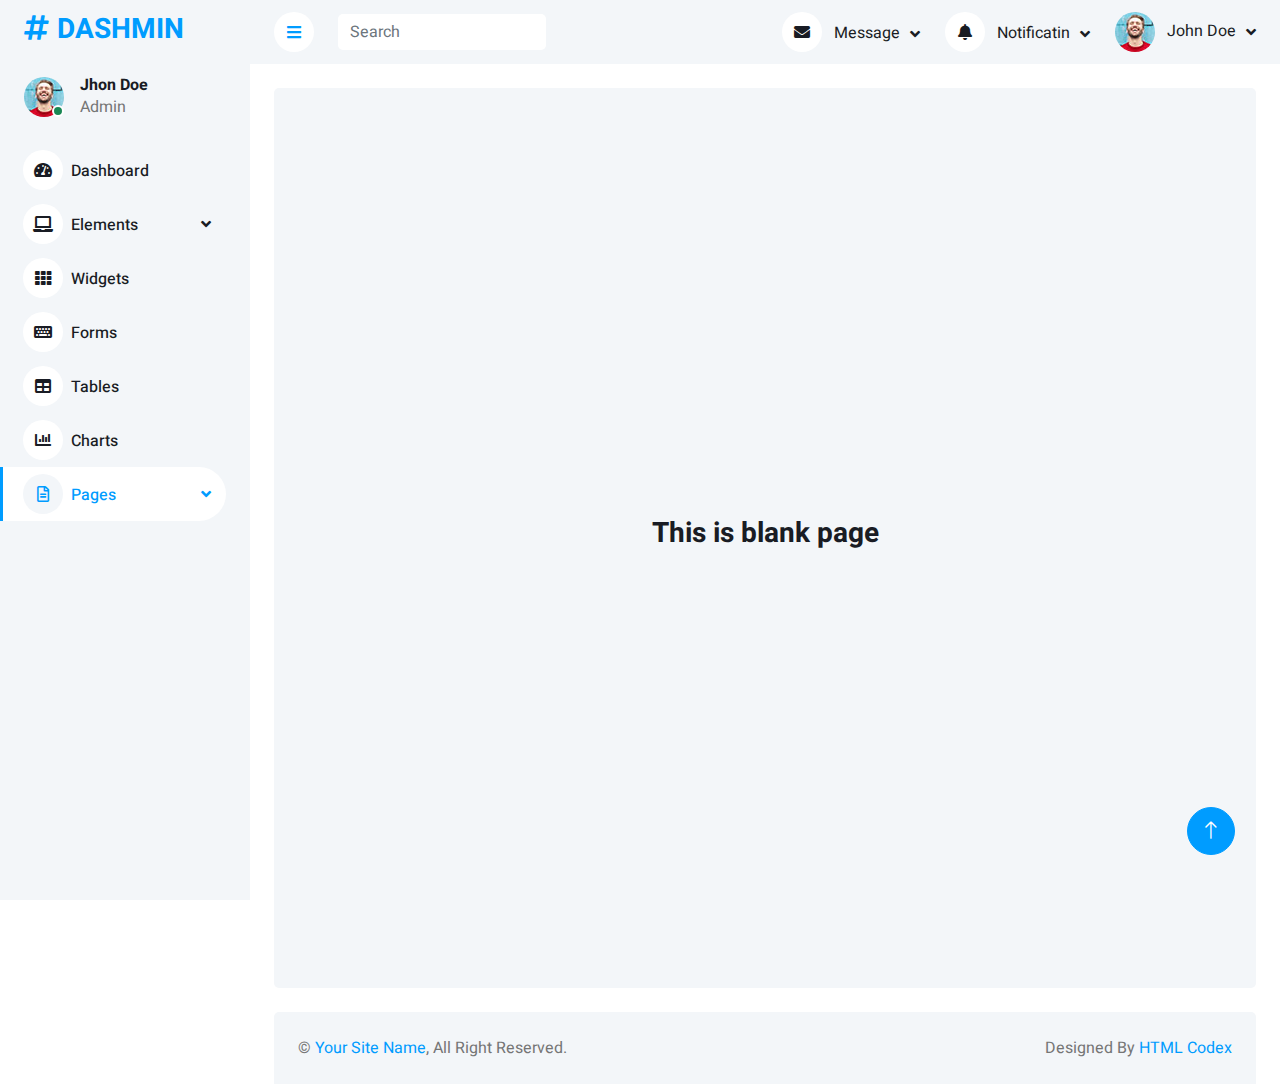
<file: admin/dash/blank.html>
<!DOCTYPE html>
<html lang="en">

<head>
    <meta charset="utf-8">
    <title>DASHMIN - Bootstrap Admin Template</title>
    <meta content="width=device-width, initial-scale=1.0" name="viewport">
    <meta content="" name="keywords">
    <meta content="" name="description">

    <!-- Favicon -->
    <link href="img/favicon.ico" rel="icon">

    <!-- Google Web Fonts -->
    <link rel="preconnect" href="https://fonts.googleapis.com">
    <link rel="preconnect" href="https://fonts.gstatic.com" crossorigin>
    <link href="https://fonts.googleapis.com/css2?family=Heebo:wght@400;500;600;700&display=swap" rel="stylesheet">
    
    <!-- Icon Font Stylesheet -->
    <link href="https://cdnjs.cloudflare.com/ajax/libs/font-awesome/5.10.0/css/all.min.css" rel="stylesheet">
    <link href="https://cdn.jsdelivr.net/npm/bootstrap-icons@1.4.1/font/bootstrap-icons.css" rel="stylesheet">

    <!-- Libraries Stylesheet -->
    <link href="lib/owlcarousel/assets/owl.carousel.min.css" rel="stylesheet">
    <link href="lib/tempusdominus/css/tempusdominus-bootstrap-4.min.css" rel="stylesheet" />

    <!-- Customized Bootstrap Stylesheet -->
    <link href="css/bootstrap.min.css" rel="stylesheet">

    <!-- Template Stylesheet -->
    <link href="css/style.css" rel="stylesheet">
</head>

<body>
    <div class="container-xxl position-relative bg-white d-flex p-0">
        <!-- Spinner Start -->
        <div id="spinner" class="show bg-white position-fixed translate-middle w-100 vh-100 top-50 start-50 d-flex align-items-center justify-content-center">
            <div class="spinner-border text-primary" style="width: 3rem; height: 3rem;" role="status">
                <span class="sr-only">Loading...</span>
            </div>
        </div>
        <!-- Spinner End -->


        <!-- Sidebar Start -->
        <div class="sidebar pe-4 pb-3">
            <nav class="navbar bg-light navbar-light">
                <a href="index.html" class="navbar-brand mx-4 mb-3">
                    <h3 class="text-primary"><i class="fa fa-hashtag me-2"></i>DASHMIN</h3>
                </a>
                <div class="d-flex align-items-center ms-4 mb-4">
                    <div class="position-relative">
                        <img class="rounded-circle" src="img/user.jpg" alt="" style="width: 40px; height: 40px;">
                        <div class="bg-success rounded-circle border border-2 border-white position-absolute end-0 bottom-0 p-1"></div>
                    </div>
                    <div class="ms-3">
                        <h6 class="mb-0">Jhon Doe</h6>
                        <span>Admin</span>
                    </div>
                </div>
                <div class="navbar-nav w-100">
                    <a href="index.html" class="nav-item nav-link"><i class="fa fa-tachometer-alt me-2"></i>Dashboard</a>
                    <div class="nav-item dropdown">
                        <a href="#" class="nav-link dropdown-toggle" data-bs-toggle="dropdown"><i class="fa fa-laptop me-2"></i>Elements</a>
                        <div class="dropdown-menu bg-transparent border-0">
                            <a href="button.html" class="dropdown-item">Buttons</a>
                            <a href="typography.html" class="dropdown-item">Typography</a>
                            <a href="element.html" class="dropdown-item">Other Elements</a>
                        </div>
                    </div>
                    <a href="widget.html" class="nav-item nav-link"><i class="fa fa-th me-2"></i>Widgets</a>
                    <a href="form.html" class="nav-item nav-link"><i class="fa fa-keyboard me-2"></i>Forms</a>
                    <a href="table.html" class="nav-item nav-link"><i class="fa fa-table me-2"></i>Tables</a>
                    <a href="chart.html" class="nav-item nav-link"><i class="fa fa-chart-bar me-2"></i>Charts</a>
                    <div class="nav-item dropdown">
                        <a href="#" class="nav-link dropdown-toggle active" data-bs-toggle="dropdown"><i class="far fa-file-alt me-2"></i>Pages</a>
                        <div class="dropdown-menu bg-transparent border-0">
                            <a href="signin.html" class="dropdown-item">Sign In</a>
                            <a href="signup.html" class="dropdown-item">Sign Up</a>
                            <a href="404.html" class="dropdown-item">404 Error</a>
                            <a href="blank.html" class="dropdown-item active">Blank Page</a>
                        </div>
                    </div>
                </div>
            </nav>
        </div>
        <!-- Sidebar End -->


        <!-- Content Start -->
        <div class="content">
            <!-- Navbar Start -->
            <nav class="navbar navbar-expand bg-light navbar-light sticky-top px-4 py-0">
                <a href="index.html" class="navbar-brand d-flex d-lg-none me-4">
                    <h2 class="text-primary mb-0"><i class="fa fa-hashtag"></i></h2>
                </a>
                <a href="#" class="sidebar-toggler flex-shrink-0">
                    <i class="fa fa-bars"></i>
                </a>
                <form class="d-none d-md-flex ms-4">
                    <input class="form-control border-0" type="search" placeholder="Search">
                </form>
                <div class="navbar-nav align-items-center ms-auto">
                    <div class="nav-item dropdown">
                        <a href="#" class="nav-link dropdown-toggle" data-bs-toggle="dropdown">
                            <i class="fa fa-envelope me-lg-2"></i>
                            <span class="d-none d-lg-inline-flex">Message</span>
                        </a>
                        <div class="dropdown-menu dropdown-menu-end bg-light border-0 rounded-0 rounded-bottom m-0">
                            <a href="#" class="dropdown-item">
                                <div class="d-flex align-items-center">
                                    <img class="rounded-circle" src="img/user.jpg" alt="" style="width: 40px; height: 40px;">
                                    <div class="ms-2">
                                        <h6 class="fw-normal mb-0">Jhon send you a message</h6>
                                        <small>15 minutes ago</small>
                                    </div>
                                </div>
                            </a>
                            <hr class="dropdown-divider">
                            <a href="#" class="dropdown-item">
                                <div class="d-flex align-items-center">
                                    <img class="rounded-circle" src="img/user.jpg" alt="" style="width: 40px; height: 40px;">
                                    <div class="ms-2">
                                        <h6 class="fw-normal mb-0">Jhon send you a message</h6>
                                        <small>15 minutes ago</small>
                                    </div>
                                </div>
                            </a>
                            <hr class="dropdown-divider">
                            <a href="#" class="dropdown-item">
                                <div class="d-flex align-items-center">
                                    <img class="rounded-circle" src="img/user.jpg" alt="" style="width: 40px; height: 40px;">
                                    <div class="ms-2">
                                        <h6 class="fw-normal mb-0">Jhon send you a message</h6>
                                        <small>15 minutes ago</small>
                                    </div>
                                </div>
                            </a>
                            <hr class="dropdown-divider">
                            <a href="#" class="dropdown-item text-center">See all message</a>
                        </div>
                    </div>
                    <div class="nav-item dropdown">
                        <a href="#" class="nav-link dropdown-toggle" data-bs-toggle="dropdown">
                            <i class="fa fa-bell me-lg-2"></i>
                            <span class="d-none d-lg-inline-flex">Notificatin</span>
                        </a>
                        <div class="dropdown-menu dropdown-menu-end bg-light border-0 rounded-0 rounded-bottom m-0">
                            <a href="#" class="dropdown-item">
                                <h6 class="fw-normal mb-0">Profile updated</h6>
                                <small>15 minutes ago</small>
                            </a>
                            <hr class="dropdown-divider">
                            <a href="#" class="dropdown-item">
                                <h6 class="fw-normal mb-0">New user added</h6>
                                <small>15 minutes ago</small>
                            </a>
                            <hr class="dropdown-divider">
                            <a href="#" class="dropdown-item">
                                <h6 class="fw-normal mb-0">Password changed</h6>
                                <small>15 minutes ago</small>
                            </a>
                            <hr class="dropdown-divider">
                            <a href="#" class="dropdown-item text-center">See all notifications</a>
                        </div>
                    </div>
                    <div class="nav-item dropdown">
                        <a href="#" class="nav-link dropdown-toggle" data-bs-toggle="dropdown">
                            <img class="rounded-circle me-lg-2" src="img/user.jpg" alt="" style="width: 40px; height: 40px;">
                            <span class="d-none d-lg-inline-flex">John Doe</span>
                        </a>
                        <div class="dropdown-menu dropdown-menu-end bg-light border-0 rounded-0 rounded-bottom m-0">
                            <a href="#" class="dropdown-item">My Profile</a>
                            <a href="#" class="dropdown-item">Settings</a>
                            <a href="#" class="dropdown-item">Log Out</a>
                        </div>
                    </div>
                </div>
            </nav>
            <!-- Navbar End -->


            <!-- Blank Start -->
            <div class="container-fluid pt-4 px-4">
                <div class="row vh-100 bg-light rounded align-items-center justify-content-center mx-0">
                    <div class="col-md-6 text-center">
                        <h3>This is blank page</h3>
                    </div>
                </div>
            </div>
            <!-- Blank End -->


            <!-- Footer Start -->
            <div class="container-fluid pt-4 px-4">
                <div class="bg-light rounded-top p-4">
                    <div class="row">
                        <div class="col-12 col-sm-6 text-center text-sm-start">
                            &copy; <a href="#">Your Site Name</a>, All Right Reserved. 
                        </div>
                        <div class="col-12 col-sm-6 text-center text-sm-end">
                            <!--/*** This template is free as long as you keep the footer author’s credit link/attribution link/backlink. If you'd like to use the template without the footer author’s credit link/attribution link/backlink, you can purchase the Credit Removal License from "https://htmlcodex.com/credit-removal". Thank you for your support. ***/-->
                            Designed By <a href="https://htmlcodex.com">HTML Codex</a>
                        </div>
                    </div>
                </div>
            </div>
            <!-- Footer End -->
        </div>
        <!-- Content End -->


        <!-- Back to Top -->
        <a href="#" class="btn btn-lg btn-primary btn-lg-square back-to-top"><i class="bi bi-arrow-up"></i></a>
    </div>

    <!-- JavaScript Libraries -->
    <script src="https://code.jquery.com/jquery-3.4.1.min.js"></script>
    <script src="https://cdn.jsdelivr.net/npm/bootstrap@5.0.0/dist/js/bootstrap.bundle.min.js"></script>
    <script src="lib/chart/chart.min.js"></script>
    <script src="lib/easing/easing.min.js"></script>
    <script src="lib/waypoints/waypoints.min.js"></script>
    <script src="lib/owlcarousel/owl.carousel.min.js"></script>
    <script src="lib/tempusdominus/js/moment.min.js"></script>
    <script src="lib/tempusdominus/js/moment-timezone.min.js"></script>
    <script src="lib/tempusdominus/js/tempusdominus-bootstrap-4.min.js"></script>

    <!-- Template Javascript -->
    <script src="js/main.js"></script>
</body>

</html>
</file>
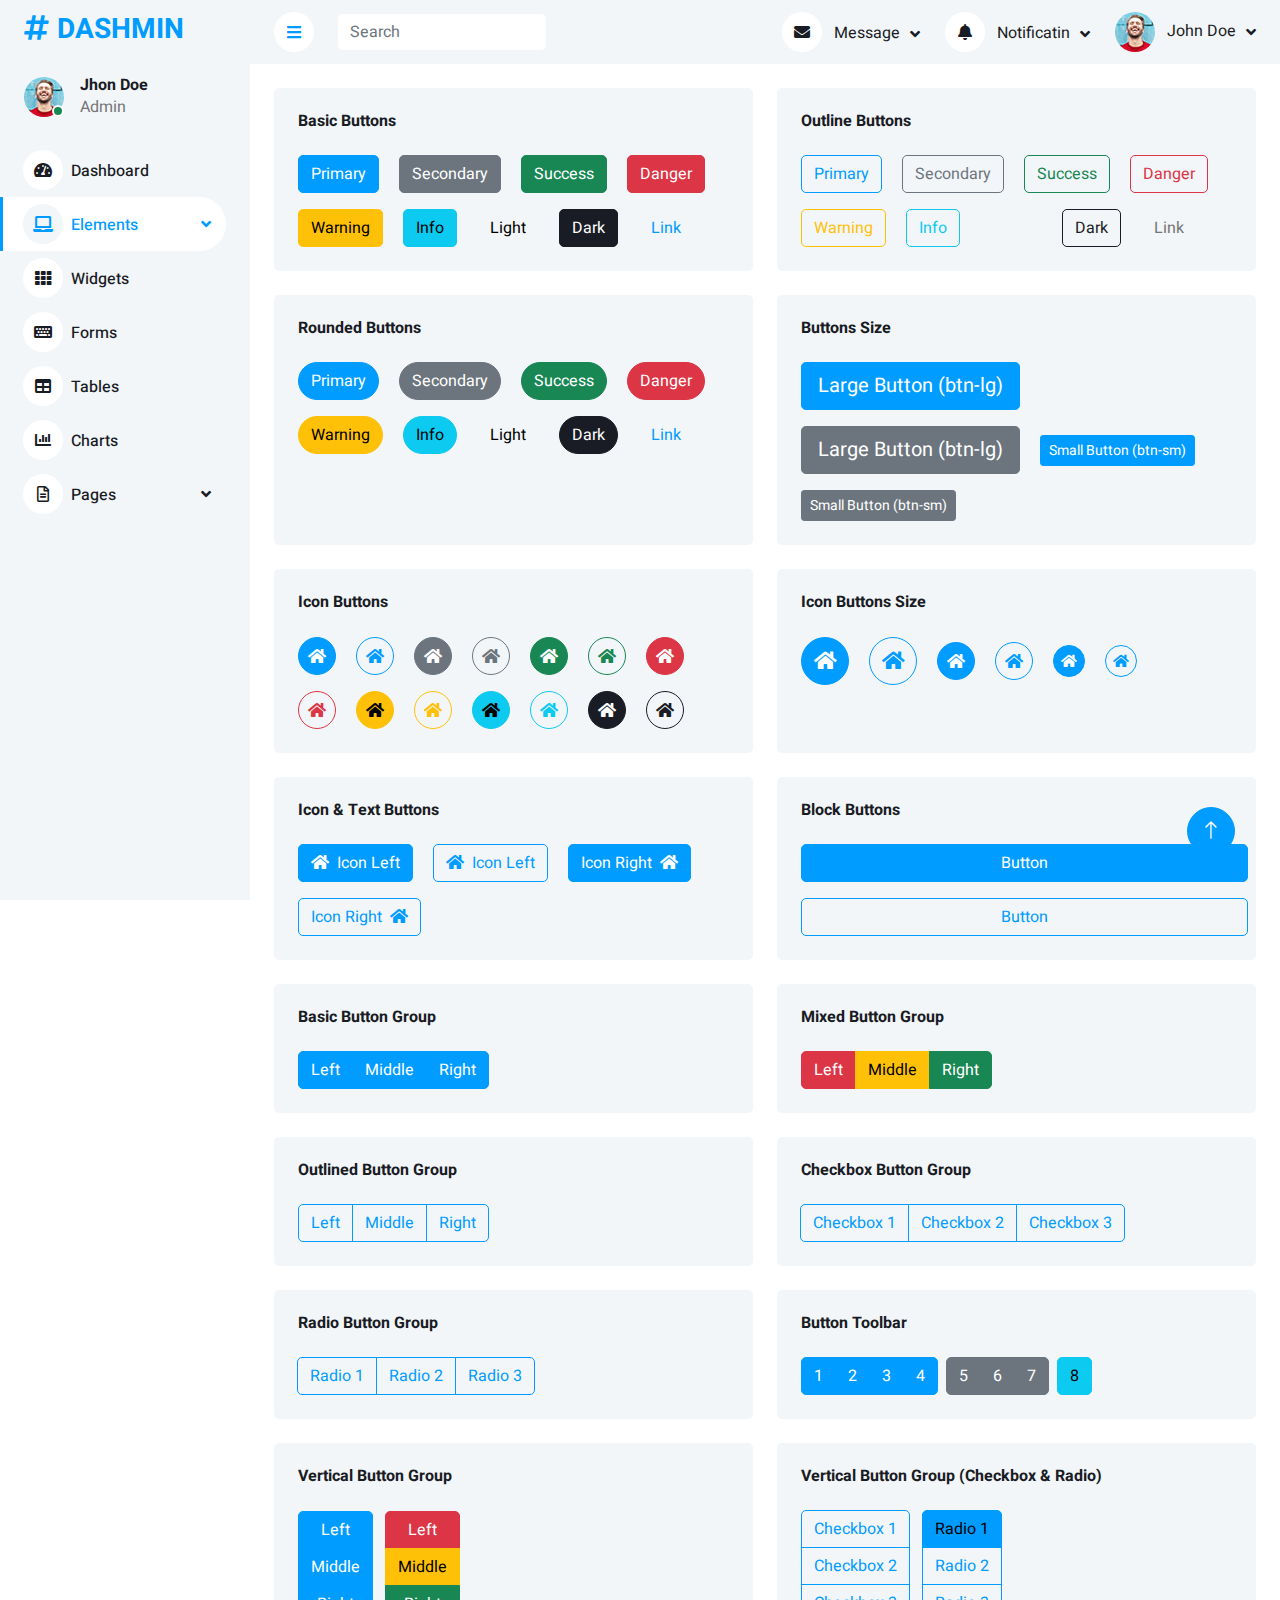
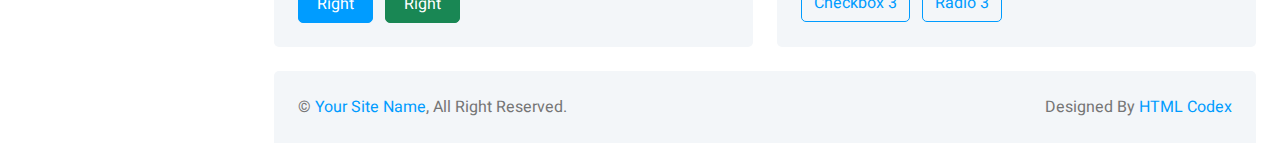
<file: admin/dash/button.html>
<!DOCTYPE html>
<html lang="en">

<head>
    <meta charset="utf-8">
    <title>DASHMIN - Bootstrap Admin Template</title>
    <meta content="width=device-width, initial-scale=1.0" name="viewport">
    <meta content="" name="keywords">
    <meta content="" name="description">

    <!-- Favicon -->
    <link href="img/favicon.ico" rel="icon">

    <!-- Google Web Fonts -->
    <link rel="preconnect" href="https://fonts.googleapis.com">
    <link rel="preconnect" href="https://fonts.gstatic.com" crossorigin>
    <link href="https://fonts.googleapis.com/css2?family=Heebo:wght@400;500;600;700&display=swap" rel="stylesheet">
    
    <!-- Icon Font Stylesheet -->
    <link href="https://cdnjs.cloudflare.com/ajax/libs/font-awesome/5.10.0/css/all.min.css" rel="stylesheet">
    <link href="https://cdn.jsdelivr.net/npm/bootstrap-icons@1.4.1/font/bootstrap-icons.css" rel="stylesheet">

    <!-- Libraries Stylesheet -->
    <link href="lib/owlcarousel/assets/owl.carousel.min.css" rel="stylesheet">
    <link href="lib/tempusdominus/css/tempusdominus-bootstrap-4.min.css" rel="stylesheet" />

    <!-- Customized Bootstrap Stylesheet -->
    <link href="css/bootstrap.min.css" rel="stylesheet">

    <!-- Template Stylesheet -->
    <link href="css/style.css" rel="stylesheet">
</head>

<body>
    <div class="container-xxl position-relative bg-white d-flex p-0">
        <!-- Spinner Start -->
        <div id="spinner" class="show bg-white position-fixed translate-middle w-100 vh-100 top-50 start-50 d-flex align-items-center justify-content-center">
            <div class="spinner-border text-primary" style="width: 3rem; height: 3rem;" role="status">
                <span class="sr-only">Loading...</span>
            </div>
        </div>
        <!-- Spinner End -->


        <!-- Sidebar Start -->
        <div class="sidebar pe-4 pb-3">
            <nav class="navbar bg-light navbar-light">
                <a href="index.html" class="navbar-brand mx-4 mb-3">
                    <h3 class="text-primary"><i class="fa fa-hashtag me-2"></i>DASHMIN</h3>
                </a>
                <div class="d-flex align-items-center ms-4 mb-4">
                    <div class="position-relative">
                        <img class="rounded-circle" src="img/user.jpg" alt="" style="width: 40px; height: 40px;">
                        <div class="bg-success rounded-circle border border-2 border-white position-absolute end-0 bottom-0 p-1"></div>
                    </div>
                    <div class="ms-3">
                        <h6 class="mb-0">Jhon Doe</h6>
                        <span>Admin</span>
                    </div>
                </div>
                <div class="navbar-nav w-100">
                    <a href="index.html" class="nav-item nav-link"><i class="fa fa-tachometer-alt me-2"></i>Dashboard</a>
                    <div class="nav-item dropdown">
                        <a href="#" class="nav-link dropdown-toggle active" data-bs-toggle="dropdown"><i class="fa fa-laptop me-2"></i>Elements</a>
                        <div class="dropdown-menu bg-transparent border-0">
                            <a href="button.html" class="dropdown-item active">Buttons</a>
                            <a href="typography.html" class="dropdown-item">Typography</a>
                            <a href="element.html" class="dropdown-item">Other Elements</a>
                        </div>
                    </div>
                    <a href="widget.html" class="nav-item nav-link"><i class="fa fa-th me-2"></i>Widgets</a>
                    <a href="form.html" class="nav-item nav-link"><i class="fa fa-keyboard me-2"></i>Forms</a>
                    <a href="table.html" class="nav-item nav-link"><i class="fa fa-table me-2"></i>Tables</a>
                    <a href="chart.html" class="nav-item nav-link"><i class="fa fa-chart-bar me-2"></i>Charts</a>
                    <div class="nav-item dropdown">
                        <a href="#" class="nav-link dropdown-toggle" data-bs-toggle="dropdown"><i class="far fa-file-alt me-2"></i>Pages</a>
                        <div class="dropdown-menu bg-transparent border-0">
                            <a href="signin.html" class="dropdown-item">Sign In</a>
                            <a href="signup.html" class="dropdown-item">Sign Up</a>
                            <a href="404.html" class="dropdown-item">404 Error</a>
                            <a href="blank.html" class="dropdown-item">Blank Page</a>
                        </div>
                    </div>
                </div>
            </nav>
        </div>
        <!-- Sidebar End -->


        <!-- Content Start -->
        <div class="content">
            <!-- Navbar Start -->
            <nav class="navbar navbar-expand bg-light navbar-light sticky-top px-4 py-0">
                <a href="index.html" class="navbar-brand d-flex d-lg-none me-4">
                    <h2 class="text-primary mb-0"><i class="fa fa-hashtag"></i></h2>
                </a>
                <a href="#" class="sidebar-toggler flex-shrink-0">
                    <i class="fa fa-bars"></i>
                </a>
                <form class="d-none d-md-flex ms-4">
                    <input class="form-control border-0" type="search" placeholder="Search">
                </form>
                <div class="navbar-nav align-items-center ms-auto">
                    <div class="nav-item dropdown">
                        <a href="#" class="nav-link dropdown-toggle" data-bs-toggle="dropdown">
                            <i class="fa fa-envelope me-lg-2"></i>
                            <span class="d-none d-lg-inline-flex">Message</span>
                        </a>
                        <div class="dropdown-menu dropdown-menu-end bg-light border-0 rounded-0 rounded-bottom m-0">
                            <a href="#" class="dropdown-item">
                                <div class="d-flex align-items-center">
                                    <img class="rounded-circle" src="img/user.jpg" alt="" style="width: 40px; height: 40px;">
                                    <div class="ms-2">
                                        <h6 class="fw-normal mb-0">Jhon send you a message</h6>
                                        <small>15 minutes ago</small>
                                    </div>
                                </div>
                            </a>
                            <hr class="dropdown-divider">
                            <a href="#" class="dropdown-item">
                                <div class="d-flex align-items-center">
                                    <img class="rounded-circle" src="img/user.jpg" alt="" style="width: 40px; height: 40px;">
                                    <div class="ms-2">
                                        <h6 class="fw-normal mb-0">Jhon send you a message</h6>
                                        <small>15 minutes ago</small>
                                    </div>
                                </div>
                            </a>
                            <hr class="dropdown-divider">
                            <a href="#" class="dropdown-item">
                                <div class="d-flex align-items-center">
                                    <img class="rounded-circle" src="img/user.jpg" alt="" style="width: 40px; height: 40px;">
                                    <div class="ms-2">
                                        <h6 class="fw-normal mb-0">Jhon send you a message</h6>
                                        <small>15 minutes ago</small>
                                    </div>
                                </div>
                            </a>
                            <hr class="dropdown-divider">
                            <a href="#" class="dropdown-item text-center">See all message</a>
                        </div>
                    </div>
                    <div class="nav-item dropdown">
                        <a href="#" class="nav-link dropdown-toggle" data-bs-toggle="dropdown">
                            <i class="fa fa-bell me-lg-2"></i>
                            <span class="d-none d-lg-inline-flex">Notificatin</span>
                        </a>
                        <div class="dropdown-menu dropdown-menu-end bg-light border-0 rounded-0 rounded-bottom m-0">
                            <a href="#" class="dropdown-item">
                                <h6 class="fw-normal mb-0">Profile updated</h6>
                                <small>15 minutes ago</small>
                            </a>
                            <hr class="dropdown-divider">
                            <a href="#" class="dropdown-item">
                                <h6 class="fw-normal mb-0">New user added</h6>
                                <small>15 minutes ago</small>
                            </a>
                            <hr class="dropdown-divider">
                            <a href="#" class="dropdown-item">
                                <h6 class="fw-normal mb-0">Password changed</h6>
                                <small>15 minutes ago</small>
                            </a>
                            <hr class="dropdown-divider">
                            <a href="#" class="dropdown-item text-center">See all notifications</a>
                        </div>
                    </div>
                    <div class="nav-item dropdown">
                        <a href="#" class="nav-link dropdown-toggle" data-bs-toggle="dropdown">
                            <img class="rounded-circle me-lg-2" src="img/user.jpg" alt="" style="width: 40px; height: 40px;">
                            <span class="d-none d-lg-inline-flex">John Doe</span>
                        </a>
                        <div class="dropdown-menu dropdown-menu-end bg-light border-0 rounded-0 rounded-bottom m-0">
                            <a href="#" class="dropdown-item">My Profile</a>
                            <a href="#" class="dropdown-item">Settings</a>
                            <a href="#" class="dropdown-item">Log Out</a>
                        </div>
                    </div>
                </div>
            </nav>
            <!-- Navbar End -->


            <!-- Button Start -->
            <div class="container-fluid pt-4 px-4">
                <div class="row g-4">
                    <div class="col-sm-12 col-xl-6">
                        <div class="bg-light rounded h-100 p-4">
                            <h6 class="mb-4">Basic Buttons</h6>
                            <div class="m-n2">
                                <button type="button" class="btn btn-primary m-2">Primary</button>
                                <button type="button" class="btn btn-secondary m-2">Secondary</button>
                                <button type="button" class="btn btn-success m-2">Success</button>
                                <button type="button" class="btn btn-danger m-2">Danger</button>
                                <button type="button" class="btn btn-warning m-2">Warning</button>
                                <button type="button" class="btn btn-info m-2">Info</button>
                                <button type="button" class="btn btn-light m-2">Light</button>
                                <button type="button" class="btn btn-dark m-2">Dark</button>
                                <button type="button" class="btn btn-link m-2">Link</button>
                            </div>
                        </div>
                    </div>
                    <div class="col-sm-12 col-xl-6">
                        <div class="bg-light rounded h-100 p-4">
                            <h6 class="mb-4">Outline Buttons</h6>
                            <div class="m-n2">
                                <button type="button" class="btn btn-outline-primary m-2">Primary</button>
                                <button type="button" class="btn btn-outline-secondary m-2">Secondary</button>
                                <button type="button" class="btn btn-outline-success m-2">Success</button>
                                <button type="button" class="btn btn-outline-danger m-2">Danger</button>
                                <button type="button" class="btn btn-outline-warning m-2">Warning</button>
                                <button type="button" class="btn btn-outline-info m-2">Info</button>
                                <button type="button" class="btn btn-outline-light m-2">Light</button>
                                <button type="button" class="btn btn-outline-dark m-2">Dark</button>
                                <button type="button" class="btn btn-outline-link m-2">Link</button>
                            </div>
                        </div>
                    </div>
                    <div class="col-sm-12 col-xl-6">
                        <div class="bg-light rounded h-100 p-4">
                            <h6 class="mb-4">Rounded Buttons</h6>
                            <div class="m-n2">
                                <button type="button" class="btn btn-primary rounded-pill m-2">Primary</button>
                                <button type="button" class="btn btn-secondary rounded-pill m-2">Secondary</button>
                                <button type="button" class="btn btn-success rounded-pill m-2">Success</button>
                                <button type="button" class="btn btn-danger rounded-pill m-2">Danger</button>
                                <button type="button" class="btn btn-warning rounded-pill m-2">Warning</button>
                                <button type="button" class="btn btn-info rounded-pill m-2">Info</button>
                                <button type="button" class="btn btn-light rounded-pill m-2">Light</button>
                                <button type="button" class="btn btn-dark rounded-pill m-2">Dark</button>
                                <button type="button" class="btn btn-link rounded-pill m-2">Link</button>
                            </div>
                        </div>
                    </div>
                    <div class="col-sm-12 col-xl-6">
                        <div class="bg-light rounded h-100 p-4">
                            <h6 class="mb-4">Buttons Size</h6>
                            <div class="m-n2">
                                <button type="button" class="btn btn-lg btn-primary m-2">Large Button (btn-lg)</button>
                                <button type="button" class="btn btn-lg btn-secondary m-2">Large Button (btn-lg)</button>
                                <button type="button" class="btn btn-sm btn-primary m-2">Small Button (btn-sm)</button>
                                <button type="button" class="btn btn-sm btn-secondary m-2">Small Button (btn-sm)</button>
                            </div>
                        </div>
                    </div>
                    <div class="col-sm-12 col-xl-6">
                        <div class="bg-light rounded h-100 p-4">
                            <h6 class="mb-4">Icon Buttons</h6>
                            <div class="m-n2">
                                <button type="button" class="btn btn-square btn-primary m-2"><i class="fa fa-home"></i></button>
                                <button type="button" class="btn btn-square btn-outline-primary m-2"><i class="fa fa-home"></i></button>
                                <button type="button" class="btn btn-square btn-secondary m-2"><i class="fa fa-home"></i></button>
                                <button type="button" class="btn btn-square btn-outline-secondary m-2"><i class="fa fa-home"></i></button>
                                <button type="button" class="btn btn-square btn-success m-2"><i class="fa fa-home"></i></button>
                                <button type="button" class="btn btn-square btn-outline-success m-2"><i class="fa fa-home"></i></button>
                                <button type="button" class="btn btn-square btn-danger m-2"><i class="fa fa-home"></i></button>
                                <button type="button" class="btn btn-square btn-outline-danger m-2"><i class="fa fa-home"></i></button>
                                <button type="button" class="btn btn-square btn-warning m-2"><i class="fa fa-home"></i></button>
                                <button type="button" class="btn btn-square btn-outline-warning m-2"><i class="fa fa-home"></i></button>
                                <button type="button" class="btn btn-square btn-info m-2"><i class="fa fa-home"></i></button>
                                <button type="button" class="btn btn-square btn-outline-info m-2"><i class="fa fa-home"></i></button>
                                <button type="button" class="btn btn-square btn-dark m-2"><i class="fa fa-home"></i></button>
                                <button type="button" class="btn btn-square btn-outline-dark m-2"><i class="fa fa-home"></i></button>
                            </div>
                        </div>
                    </div>
                    <div class="col-sm-12 col-xl-6">
                        <div class="bg-light rounded h-100 p-4">
                            <h6 class="mb-4">Icon Buttons Size</h6>
                            <div class="m-n2">
                                <button type="button" class="btn btn-lg btn-lg-square btn-primary m-2"><i class="fa fa-home"></i></button>
                                <button type="button" class="btn btn-lg btn-lg-square btn-outline-primary m-2"><i class="fa fa-home"></i></button>
                                <button type="button" class="btn btn-square btn-primary m-2"><i class="fa fa-home"></i></button>
                                <button type="button" class="btn btn-square btn-outline-primary m-2"><i class="fa fa-home"></i></button>
                                <button type="button" class="btn btn-sm btn-sm-square btn-primary m-2"><i class="fa fa-home"></i></button>
                                <button type="button" class="btn btn-sm btn-sm-square btn-outline-primary m-2"><i class="fa fa-home"></i></button>
                            </div>
                        </div>
                    </div>
                    <div class="col-sm-12 col-xl-6">
                        <div class="bg-light rounded h-100 p-4">
                            <h6 class="mb-4">Icon & Text Buttons</h6>
                            <div class="m-n2">
                                <button type="button" class="btn btn-primary m-2"><i class="fa fa-home me-2"></i>Icon Left</button>
                                <button type="button" class="btn btn-outline-primary m-2"><i class="fa fa-home me-2"></i>Icon Left</button>
                                <button type="button" class="btn btn-primary m-2">Icon Right<i class="fa fa-home ms-2"></i></button>
                                <button type="button" class="btn btn-outline-primary m-2">Icon Right<i class="fa fa-home ms-2"></i></button>
                            </div>
                        </div>
                    </div>
                    <div class="col-sm-12 col-xl-6">
                        <div class="bg-light rounded h-100 p-4">
                            <h6 class="mb-4">Block Buttons</h6>
                            <div class="m-n2">
                                <button class="btn btn-primary w-100 m-2" type="button">Button</button>
                                <button class="btn btn-outline-primary w-100 m-2" type="button">Button</button>
                            </div>
                        </div>
                    </div>
                    <div class="col-sm-12 col-xl-6">
                        <div class="bg-light rounded h-100 p-4">
                            <h6 class="mb-4">Basic Button Group</h6>
                            <div class="btn-group" role="group">
                                <button type="button" class="btn btn-primary">Left</button>
                                <button type="button" class="btn btn-primary">Middle</button>
                                <button type="button" class="btn btn-primary">Right</button>
                            </div>
                        </div>
                    </div>
                    <div class="col-sm-12 col-xl-6">
                        <div class="bg-light rounded h-100 p-4">
                            <h6 class="mb-4">Mixed Button Group</h6>
                            <div class="btn-group" role="group">
                                <button type="button" class="btn btn-danger">Left</button>
                                <button type="button" class="btn btn-warning">Middle</button>
                                <button type="button" class="btn btn-success">Right</button>
                            </div>
                        </div>
                    </div>
                    <div class="col-sm-12 col-xl-6">
                        <div class="bg-light rounded h-100 p-4">
                            <h6 class="mb-4">Outlined Button Group</h6>
                            <div class="btn-group" role="group">
                                <button type="button" class="btn btn-outline-primary">Left</button>
                                <button type="button" class="btn btn-outline-primary">Middle</button>
                                <button type="button" class="btn btn-outline-primary">Right</button>
                            </div>
                        </div>
                    </div>
                    <div class="col-sm-12 col-xl-6">
                        <div class="bg-light rounded h-100 p-4">
                            <h6 class="mb-4">Checkbox Button Group</h6>
                            <div class="btn-group" role="group">
                                <input type="checkbox" class="btn-check" id="btncheck1" autocomplete="off">
                                <label class="btn btn-outline-primary" for="btncheck1">Checkbox 1</label>

                                <input type="checkbox" class="btn-check" id="btncheck2" autocomplete="off">
                                <label class="btn btn-outline-primary" for="btncheck2">Checkbox 2</label>

                                <input type="checkbox" class="btn-check" id="btncheck3" autocomplete="off">
                                <label class="btn btn-outline-primary" for="btncheck3">Checkbox 3</label>
                            </div>
                        </div>
                    </div>
                    <div class="col-sm-12 col-xl-6">
                        <div class="bg-light rounded h-100 p-4">
                            <h6 class="mb-4">Radio Button Group</h6>
                            <div class="btn-group" role="group">
                                <input type="radio" class="btn-check" name="btnradio" id="btnradio1" autocomplete="off"
                                    checked>
                                <label class="btn btn-outline-primary" for="btnradio1">Radio 1</label>

                                <input type="radio" class="btn-check" name="btnradio" id="btnradio2" autocomplete="off">
                                <label class="btn btn-outline-primary" for="btnradio2">Radio 2</label>

                                <input type="radio" class="btn-check" name="btnradio" id="btnradio3" autocomplete="off">
                                <label class="btn btn-outline-primary" for="btnradio3">Radio 3</label>
                            </div>
                        </div>
                    </div>
                    <div class="col-sm-12 col-xl-6">
                        <div class="bg-light rounded h-100 p-4">
                            <h6 class="mb-4">Button Toolbar</h6>
                            <div class="btn-toolbar" role="toolbar">
                                <div class="btn-group me-2" role="group" aria-label="First group">
                                    <button type="button" class="btn btn-primary">1</button>
                                    <button type="button" class="btn btn-primary">2</button>
                                    <button type="button" class="btn btn-primary">3</button>
                                    <button type="button" class="btn btn-primary">4</button>
                                </div>
                                <div class="btn-group me-2" role="group" aria-label="Second group">
                                    <button type="button" class="btn btn-secondary">5</button>
                                    <button type="button" class="btn btn-secondary">6</button>
                                    <button type="button" class="btn btn-secondary">7</button>
                                </div>
                                <div class="btn-group" role="group" aria-label="Third group">
                                    <button type="button" class="btn btn-info">8</button>
                                </div>
                            </div>
                        </div>
                    </div>
                    <div class="col-sm-12 col-xl-6">
                        <div class="bg-light rounded h-100 p-4">
                            <h6 class="mb-4">Vertical Button Group</h6>
                            <div class="btn-group-vertical me-2" role="group">
                                <button type="button" class="btn btn-primary">Left</button>
                                <button type="button" class="btn btn-primary">Middle</button>
                                <button type="button" class="btn btn-primary">Right</button>
                            </div>
                            <div class="btn-group-vertical" role="group">
                                <button type="button" class="btn btn-danger">Left</button>
                                <button type="button" class="btn btn-warning">Middle</button>
                                <button type="button" class="btn btn-success">Right</button>
                            </div>
                        </div>
                    </div>
                    <div class="col-sm-12 col-xl-6">
                        <div class="bg-light rounded h-100 p-4">
                            <h6 class="mb-4">Vertical Button Group (Checkbox & Radio)</h6>
                            <div class="btn-group-vertical me-2" role="group">
                                <input type="checkbox" class="btn-check" id="btncheck1" autocomplete="off">
                                <label class="btn btn-outline-primary" for="btncheck1">Checkbox 1</label>

                                <input type="checkbox" class="btn-check" id="btncheck2" autocomplete="off">
                                <label class="btn btn-outline-primary" for="btncheck2">Checkbox 2</label>

                                <input type="checkbox" class="btn-check" id="btncheck3" autocomplete="off">
                                <label class="btn btn-outline-primary" for="btncheck3">Checkbox 3</label>
                            </div>
                            <div class="btn-group-vertical" role="group">
                                <input type="radio" class="btn-check" name="btnradio" id="btnradio1" autocomplete="off"
                                    checked>
                                <label class="btn btn-outline-primary" for="btnradio1">Radio 1</label>

                                <input type="radio" class="btn-check" name="btnradio" id="btnradio2" autocomplete="off">
                                <label class="btn btn-outline-primary" for="btnradio2">Radio 2</label>

                                <input type="radio" class="btn-check" name="btnradio" id="btnradio3" autocomplete="off">
                                <label class="btn btn-outline-primary" for="btnradio3">Radio 3</label>
                            </div>
                        </div>
                    </div>
                </div>
            </div>
            <!-- Button End -->


            <!-- Footer Start -->
            <div class="container-fluid pt-4 px-4">
                <div class="bg-light rounded-top p-4">
                    <div class="row">
                        <div class="col-12 col-sm-6 text-center text-sm-start">
                            &copy; <a href="#">Your Site Name</a>, All Right Reserved. 
                        </div>
                        <div class="col-12 col-sm-6 text-center text-sm-end">
                            <!--/*** This template is free as long as you keep the footer author’s credit link/attribution link/backlink. If you'd like to use the template without the footer author’s credit link/attribution link/backlink, you can purchase the Credit Removal License from "https://htmlcodex.com/credit-removal". Thank you for your support. ***/-->
                            Designed By <a href="https://htmlcodex.com">HTML Codex</a>
                        </div>
                    </div>
                </div>
            </div>
            <!-- Footer End -->
        </div>
        <!-- Content End -->


        <!-- Back to Top -->
        <a href="#" class="btn btn-lg btn-primary btn-lg-square back-to-top"><i class="bi bi-arrow-up"></i></a>
    </div>

    <!-- JavaScript Libraries -->
    <script src="https://code.jquery.com/jquery-3.4.1.min.js"></script>
    <script src="https://cdn.jsdelivr.net/npm/bootstrap@5.0.0/dist/js/bootstrap.bundle.min.js"></script>
    <script src="lib/chart/chart.min.js"></script>
    <script src="lib/easing/easing.min.js"></script>
    <script src="lib/waypoints/waypoints.min.js"></script>
    <script src="lib/owlcarousel/owl.carousel.min.js"></script>
    <script src="lib/tempusdominus/js/moment.min.js"></script>
    <script src="lib/tempusdominus/js/moment-timezone.min.js"></script>
    <script src="lib/tempusdominus/js/tempusdominus-bootstrap-4.min.js"></script>

    <!-- Template Javascript -->
    <script src="js/main.js"></script>
</body>

</html>
</file>
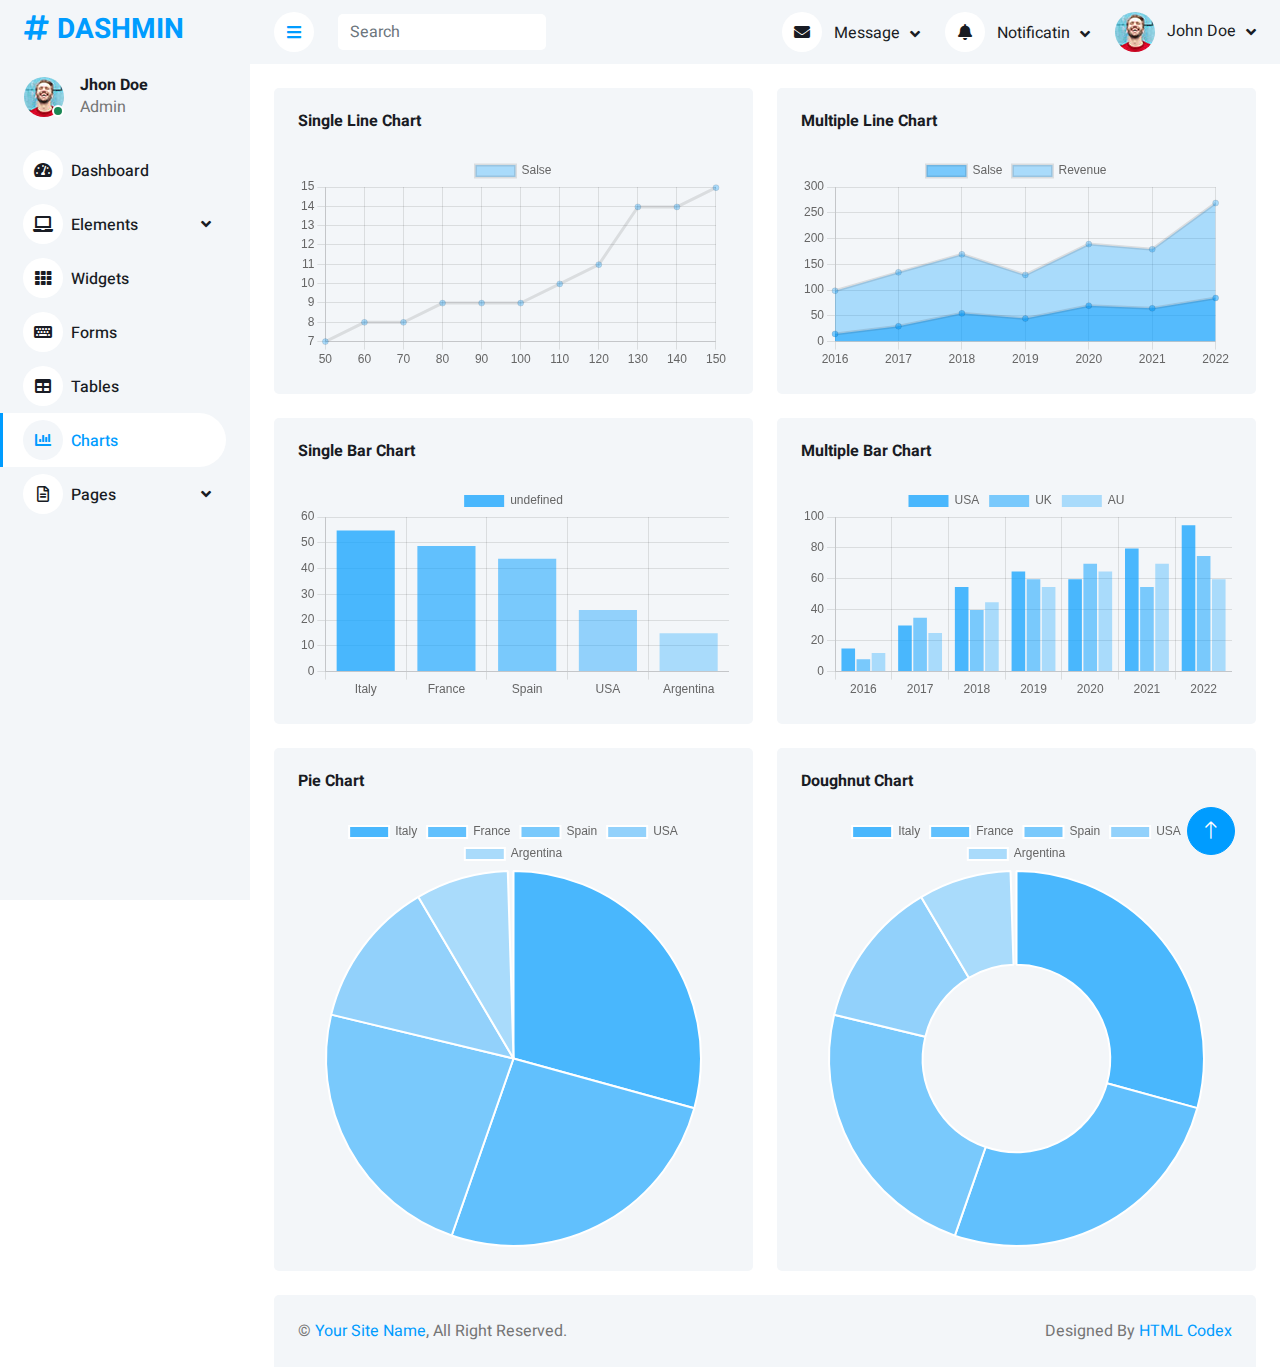
<file: admin/dash/chart.html>
<!DOCTYPE html>
<html lang="en">

<head>
    <meta charset="utf-8">
    <title>DASHMIN - Bootstrap Admin Template</title>
    <meta content="width=device-width, initial-scale=1.0" name="viewport">
    <meta content="" name="keywords">
    <meta content="" name="description">

    <!-- Favicon -->
    <link href="img/favicon.ico" rel="icon">

    <!-- Google Web Fonts -->
    <link rel="preconnect" href="https://fonts.googleapis.com">
    <link rel="preconnect" href="https://fonts.gstatic.com" crossorigin>
    <link href="https://fonts.googleapis.com/css2?family=Heebo:wght@400;500;600;700&display=swap" rel="stylesheet">
    
    <!-- Icon Font Stylesheet -->
    <link href="https://cdnjs.cloudflare.com/ajax/libs/font-awesome/5.10.0/css/all.min.css" rel="stylesheet">
    <link href="https://cdn.jsdelivr.net/npm/bootstrap-icons@1.4.1/font/bootstrap-icons.css" rel="stylesheet">

    <!-- Libraries Stylesheet -->
    <link href="lib/owlcarousel/assets/owl.carousel.min.css" rel="stylesheet">
    <link href="lib/tempusdominus/css/tempusdominus-bootstrap-4.min.css" rel="stylesheet" />

    <!-- Customized Bootstrap Stylesheet -->
    <link href="css/bootstrap.min.css" rel="stylesheet">

    <!-- Template Stylesheet -->
    <link href="css/style.css" rel="stylesheet">
</head>

<body>
    <div class="container-xxl position-relative bg-white d-flex p-0">
        <!-- Spinner Start -->
        <div id="spinner" class="show bg-white position-fixed translate-middle w-100 vh-100 top-50 start-50 d-flex align-items-center justify-content-center">
            <div class="spinner-border text-primary" style="width: 3rem; height: 3rem;" role="status">
                <span class="sr-only">Loading...</span>
            </div>
        </div>
        <!-- Spinner End -->


        <!-- Sidebar Start -->
        <div class="sidebar pe-4 pb-3">
            <nav class="navbar bg-light navbar-light">
                <a href="index.html" class="navbar-brand mx-4 mb-3">
                    <h3 class="text-primary"><i class="fa fa-hashtag me-2"></i>DASHMIN</h3>
                </a>
                <div class="d-flex align-items-center ms-4 mb-4">
                    <div class="position-relative">
                        <img class="rounded-circle" src="img/user.jpg" alt="" style="width: 40px; height: 40px;">
                        <div class="bg-success rounded-circle border border-2 border-white position-absolute end-0 bottom-0 p-1"></div>
                    </div>
                    <div class="ms-3">
                        <h6 class="mb-0">Jhon Doe</h6>
                        <span>Admin</span>
                    </div>
                </div>
                <div class="navbar-nav w-100">
                    <a href="index.html" class="nav-item nav-link"><i class="fa fa-tachometer-alt me-2"></i>Dashboard</a>
                    <div class="nav-item dropdown">
                        <a href="#" class="nav-link dropdown-toggle" data-bs-toggle="dropdown"><i class="fa fa-laptop me-2"></i>Elements</a>
                        <div class="dropdown-menu bg-transparent border-0">
                            <a href="button.html" class="dropdown-item">Buttons</a>
                            <a href="typography.html" class="dropdown-item">Typography</a>
                            <a href="element.html" class="dropdown-item">Other Elements</a>
                        </div>
                    </div>
                    <a href="widget.html" class="nav-item nav-link"><i class="fa fa-th me-2"></i>Widgets</a>
                    <a href="form.html" class="nav-item nav-link"><i class="fa fa-keyboard me-2"></i>Forms</a>
                    <a href="table.html" class="nav-item nav-link"><i class="fa fa-table me-2"></i>Tables</a>
                    <a href="chart.html" class="nav-item nav-link active"><i class="fa fa-chart-bar me-2"></i>Charts</a>
                    <div class="nav-item dropdown">
                        <a href="#" class="nav-link dropdown-toggle" data-bs-toggle="dropdown"><i class="far fa-file-alt me-2"></i>Pages</a>
                        <div class="dropdown-menu bg-transparent border-0">
                            <a href="signin.html" class="dropdown-item">Sign In</a>
                            <a href="signup.html" class="dropdown-item">Sign Up</a>
                            <a href="404.html" class="dropdown-item">404 Error</a>
                            <a href="blank.html" class="dropdown-item">Blank Page</a>
                        </div>
                    </div>
                </div>
            </nav>
        </div>
        <!-- Sidebar End -->


        <!-- Content Start -->
        <div class="content">
            <!-- Navbar Start -->
            <nav class="navbar navbar-expand bg-light navbar-light sticky-top px-4 py-0">
                <a href="index.html" class="navbar-brand d-flex d-lg-none me-4">
                    <h2 class="text-primary mb-0"><i class="fa fa-hashtag"></i></h2>
                </a>
                <a href="#" class="sidebar-toggler flex-shrink-0">
                    <i class="fa fa-bars"></i>
                </a>
                <form class="d-none d-md-flex ms-4">
                    <input class="form-control border-0" type="search" placeholder="Search">
                </form>
                <div class="navbar-nav align-items-center ms-auto">
                    <div class="nav-item dropdown">
                        <a href="#" class="nav-link dropdown-toggle" data-bs-toggle="dropdown">
                            <i class="fa fa-envelope me-lg-2"></i>
                            <span class="d-none d-lg-inline-flex">Message</span>
                        </a>
                        <div class="dropdown-menu dropdown-menu-end bg-light border-0 rounded-0 rounded-bottom m-0">
                            <a href="#" class="dropdown-item">
                                <div class="d-flex align-items-center">
                                    <img class="rounded-circle" src="img/user.jpg" alt="" style="width: 40px; height: 40px;">
                                    <div class="ms-2">
                                        <h6 class="fw-normal mb-0">Jhon send you a message</h6>
                                        <small>15 minutes ago</small>
                                    </div>
                                </div>
                            </a>
                            <hr class="dropdown-divider">
                            <a href="#" class="dropdown-item">
                                <div class="d-flex align-items-center">
                                    <img class="rounded-circle" src="img/user.jpg" alt="" style="width: 40px; height: 40px;">
                                    <div class="ms-2">
                                        <h6 class="fw-normal mb-0">Jhon send you a message</h6>
                                        <small>15 minutes ago</small>
                                    </div>
                                </div>
                            </a>
                            <hr class="dropdown-divider">
                            <a href="#" class="dropdown-item">
                                <div class="d-flex align-items-center">
                                    <img class="rounded-circle" src="img/user.jpg" alt="" style="width: 40px; height: 40px;">
                                    <div class="ms-2">
                                        <h6 class="fw-normal mb-0">Jhon send you a message</h6>
                                        <small>15 minutes ago</small>
                                    </div>
                                </div>
                            </a>
                            <hr class="dropdown-divider">
                            <a href="#" class="dropdown-item text-center">See all message</a>
                        </div>
                    </div>
                    <div class="nav-item dropdown">
                        <a href="#" class="nav-link dropdown-toggle" data-bs-toggle="dropdown">
                            <i class="fa fa-bell me-lg-2"></i>
                            <span class="d-none d-lg-inline-flex">Notificatin</span>
                        </a>
                        <div class="dropdown-menu dropdown-menu-end bg-light border-0 rounded-0 rounded-bottom m-0">
                            <a href="#" class="dropdown-item">
                                <h6 class="fw-normal mb-0">Profile updated</h6>
                                <small>15 minutes ago</small>
                            </a>
                            <hr class="dropdown-divider">
                            <a href="#" class="dropdown-item">
                                <h6 class="fw-normal mb-0">New user added</h6>
                                <small>15 minutes ago</small>
                            </a>
                            <hr class="dropdown-divider">
                            <a href="#" class="dropdown-item">
                                <h6 class="fw-normal mb-0">Password changed</h6>
                                <small>15 minutes ago</small>
                            </a>
                            <hr class="dropdown-divider">
                            <a href="#" class="dropdown-item text-center">See all notifications</a>
                        </div>
                    </div>
                    <div class="nav-item dropdown">
                        <a href="#" class="nav-link dropdown-toggle" data-bs-toggle="dropdown">
                            <img class="rounded-circle me-lg-2" src="img/user.jpg" alt="" style="width: 40px; height: 40px;">
                            <span class="d-none d-lg-inline-flex">John Doe</span>
                        </a>
                        <div class="dropdown-menu dropdown-menu-end bg-light border-0 rounded-0 rounded-bottom m-0">
                            <a href="#" class="dropdown-item">My Profile</a>
                            <a href="#" class="dropdown-item">Settings</a>
                            <a href="#" class="dropdown-item">Log Out</a>
                        </div>
                    </div>
                </div>
            </nav>
            <!-- Navbar End -->


            <!-- Chart Start -->
            <div class="container-fluid pt-4 px-4">
                <div class="row g-4">
                    <div class="col-sm-12 col-xl-6">
                        <div class="bg-light rounded h-100 p-4">
                            <h6 class="mb-4">Single Line Chart</h6>
                            <canvas id="line-chart"></canvas>
                        </div>
                    </div>
                    <div class="col-sm-12 col-xl-6">
                        <div class="bg-light rounded h-100 p-4">
                            <h6 class="mb-4">Multiple Line Chart</h6>
                            <canvas id="salse-revenue"></canvas>
                        </div>
                    </div>
                    <div class="col-sm-12 col-xl-6">
                        <div class="bg-light rounded h-100 p-4">
                            <h6 class="mb-4">Single Bar Chart</h6>
                            <canvas id="bar-chart"></canvas>
                        </div>
                    </div>
                    <div class="col-sm-12 col-xl-6">
                        <div class="bg-light rounded h-100 p-4">
                            <h6 class="mb-4">Multiple Bar Chart</h6>
                            <canvas id="worldwide-sales"></canvas>
                        </div>
                    </div>
                    <div class="col-sm-12 col-xl-6">
                        <div class="bg-light rounded h-100 p-4">
                            <h6 class="mb-4">Pie Chart</h6>
                            <canvas id="pie-chart"></canvas>
                        </div>
                    </div>
                    <div class="col-sm-12 col-xl-6">
                        <div class="bg-light rounded h-100 p-4">
                            <h6 class="mb-4">Doughnut Chart</h6>
                            <canvas id="doughnut-chart"></canvas>
                        </div>
                    </div>
                </div>
            </div>
            <!-- Chart End -->


            <!-- Footer Start -->
            <div class="container-fluid pt-4 px-4">
                <div class="bg-light rounded-top p-4">
                    <div class="row">
                        <div class="col-12 col-sm-6 text-center text-sm-start">
                            &copy; <a href="#">Your Site Name</a>, All Right Reserved. 
                        </div>
                        <div class="col-12 col-sm-6 text-center text-sm-end">
                            <!--/*** This template is free as long as you keep the footer author’s credit link/attribution link/backlink. If you'd like to use the template without the footer author’s credit link/attribution link/backlink, you can purchase the Credit Removal License from "https://htmlcodex.com/credit-removal". Thank you for your support. ***/-->
                            Designed By <a href="https://htmlcodex.com">HTML Codex</a>
                        </div>
                    </div>
                </div>
            </div>
            <!-- Footer End -->
        </div>
        <!-- Content End -->


        <!-- Back to Top -->
        <a href="#" class="btn btn-lg btn-primary btn-lg-square back-to-top"><i class="bi bi-arrow-up"></i></a>
    </div>

    <!-- JavaScript Libraries -->
    <script src="https://code.jquery.com/jquery-3.4.1.min.js"></script>
    <script src="https://cdn.jsdelivr.net/npm/bootstrap@5.0.0/dist/js/bootstrap.bundle.min.js"></script>
    <script src="lib/chart/chart.min.js"></script>
    <script src="lib/easing/easing.min.js"></script>
    <script src="lib/waypoints/waypoints.min.js"></script>
    <script src="lib/owlcarousel/owl.carousel.min.js"></script>
    <script src="lib/tempusdominus/js/moment.min.js"></script>
    <script src="lib/tempusdominus/js/moment-timezone.min.js"></script>
    <script src="lib/tempusdominus/js/tempusdominus-bootstrap-4.min.js"></script>

    <!-- Template Javascript -->
    <script src="js/main.js"></script>
</body>

</html>
</file>
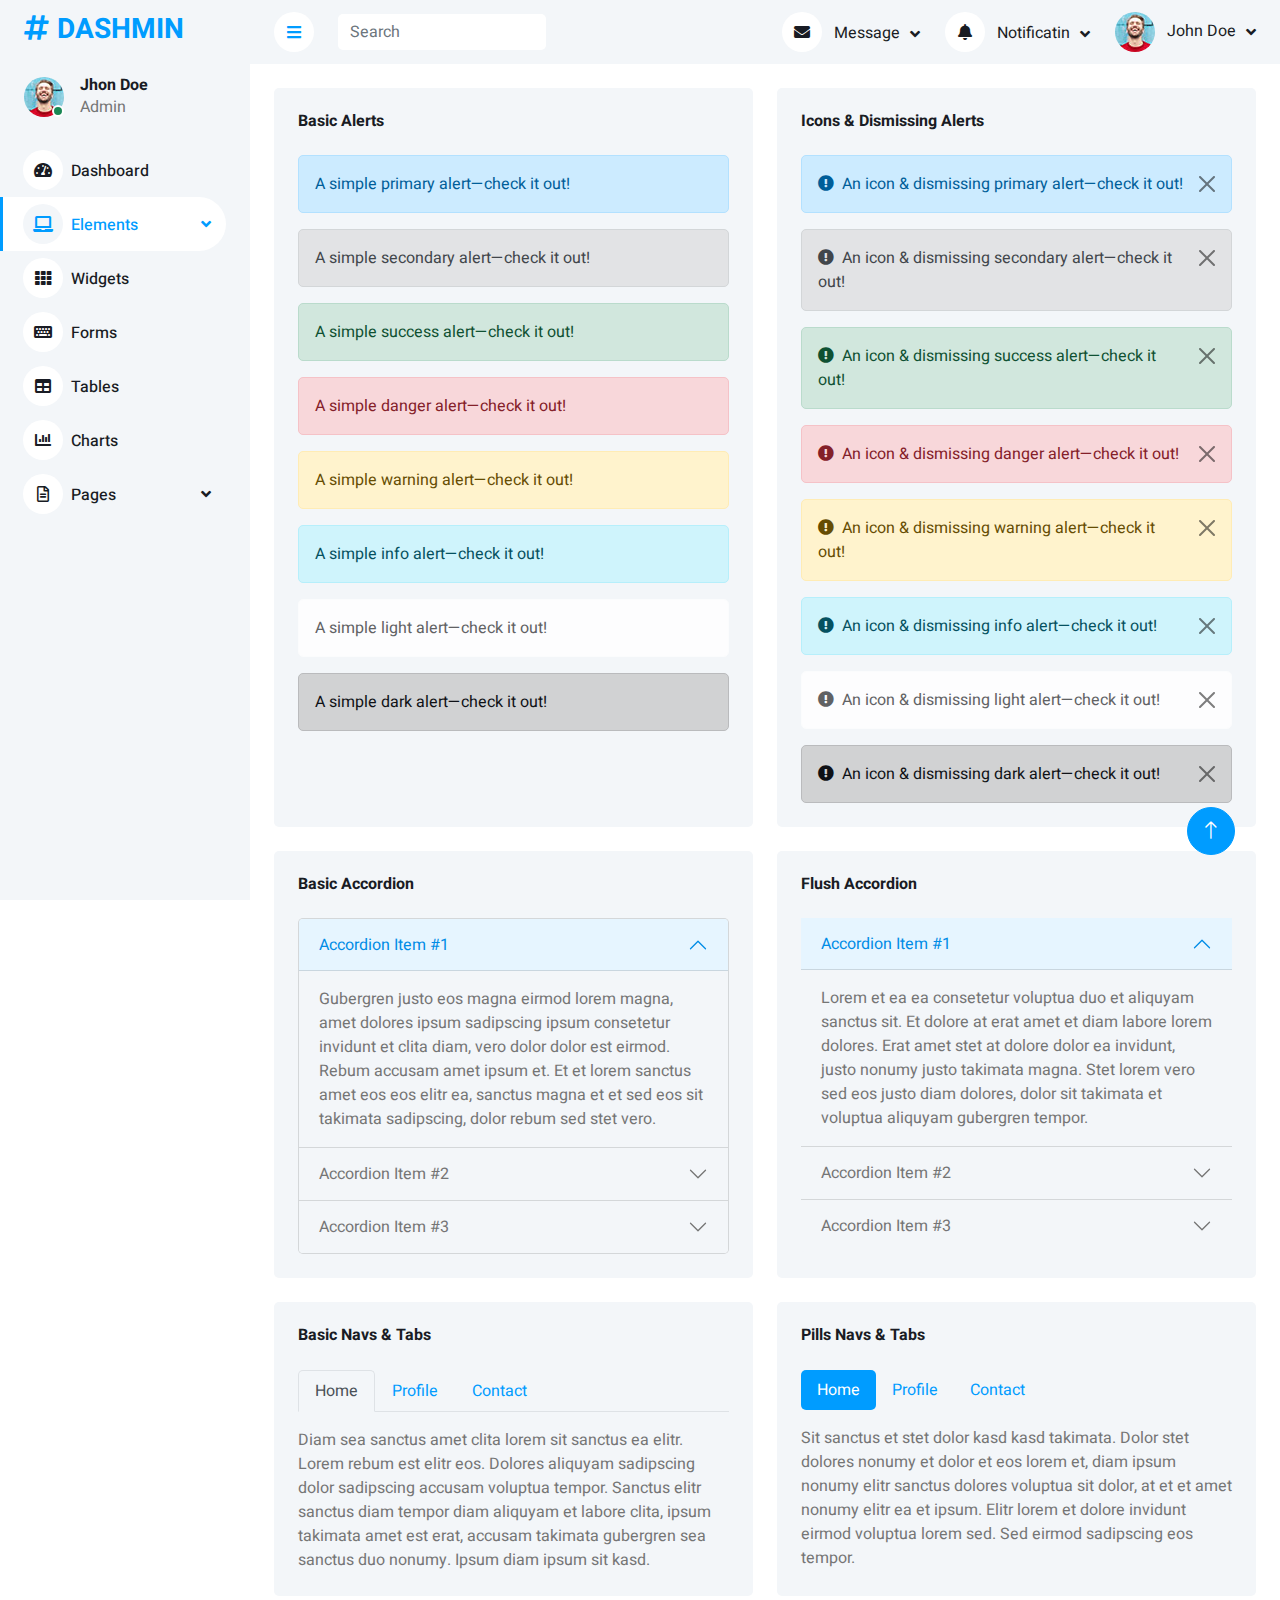
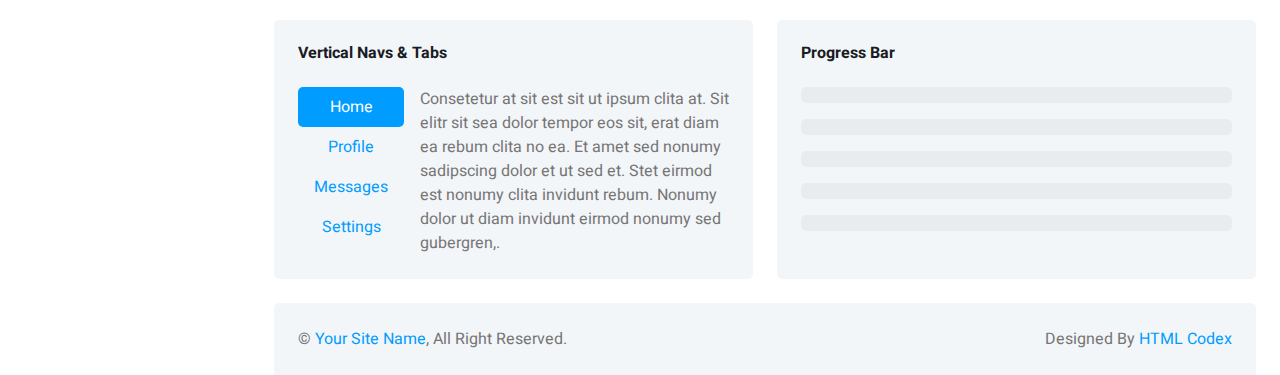
<file: admin/dash/element.html>
<!DOCTYPE html>
<html lang="en">

<head>
    <meta charset="utf-8">
    <title>DASHMIN - Bootstrap Admin Template</title>
    <meta content="width=device-width, initial-scale=1.0" name="viewport">
    <meta content="" name="keywords">
    <meta content="" name="description">

    <!-- Favicon -->
    <link href="img/favicon.ico" rel="icon">

    <!-- Google Web Fonts -->
    <link rel="preconnect" href="https://fonts.googleapis.com">
    <link rel="preconnect" href="https://fonts.gstatic.com" crossorigin>
    <link href="https://fonts.googleapis.com/css2?family=Heebo:wght@400;500;600;700&display=swap" rel="stylesheet">
    
    <!-- Icon Font Stylesheet -->
    <link href="https://cdnjs.cloudflare.com/ajax/libs/font-awesome/5.10.0/css/all.min.css" rel="stylesheet">
    <link href="https://cdn.jsdelivr.net/npm/bootstrap-icons@1.4.1/font/bootstrap-icons.css" rel="stylesheet">

    <!-- Libraries Stylesheet -->
    <link href="lib/owlcarousel/assets/owl.carousel.min.css" rel="stylesheet">
    <link href="lib/tempusdominus/css/tempusdominus-bootstrap-4.min.css" rel="stylesheet" />

    <!-- Customized Bootstrap Stylesheet -->
    <link href="css/bootstrap.min.css" rel="stylesheet">

    <!-- Template Stylesheet -->
    <link href="css/style.css" rel="stylesheet">
</head>

<body>
    <div class="container-xxl position-relative bg-white d-flex p-0">
        <!-- Spinner Start -->
        <div id="spinner" class="show bg-white position-fixed translate-middle w-100 vh-100 top-50 start-50 d-flex align-items-center justify-content-center">
            <div class="spinner-border text-primary" style="width: 3rem; height: 3rem;" role="status">
                <span class="sr-only">Loading...</span>
            </div>
        </div>
        <!-- Spinner End -->


        <!-- Sidebar Start -->
        <div class="sidebar pe-4 pb-3">
            <nav class="navbar bg-light navbar-light">
                <a href="index.html" class="navbar-brand mx-4 mb-3">
                    <h3 class="text-primary"><i class="fa fa-hashtag me-2"></i>DASHMIN</h3>
                </a>
                <div class="d-flex align-items-center ms-4 mb-4">
                    <div class="position-relative">
                        <img class="rounded-circle" src="img/user.jpg" alt="" style="width: 40px; height: 40px;">
                        <div class="bg-success rounded-circle border border-2 border-white position-absolute end-0 bottom-0 p-1"></div>
                    </div>
                    <div class="ms-3">
                        <h6 class="mb-0">Jhon Doe</h6>
                        <span>Admin</span>
                    </div>
                </div>
                <div class="navbar-nav w-100">
                    <a href="index.html" class="nav-item nav-link"><i class="fa fa-tachometer-alt me-2"></i>Dashboard</a>
                    <div class="nav-item dropdown">
                        <a href="#" class="nav-link dropdown-toggle active" data-bs-toggle="dropdown"><i class="fa fa-laptop me-2"></i>Elements</a>
                        <div class="dropdown-menu bg-transparent border-0">
                            <a href="button.html" class="dropdown-item">Buttons</a>
                            <a href="typography.html" class="dropdown-item">Typography</a>
                            <a href="element.html" class="dropdown-item active">Other Elements</a>
                        </div>
                    </div>
                    <a href="widget.html" class="nav-item nav-link"><i class="fa fa-th me-2"></i>Widgets</a>
                    <a href="form.html" class="nav-item nav-link"><i class="fa fa-keyboard me-2"></i>Forms</a>
                    <a href="table.html" class="nav-item nav-link"><i class="fa fa-table me-2"></i>Tables</a>
                    <a href="chart.html" class="nav-item nav-link"><i class="fa fa-chart-bar me-2"></i>Charts</a>
                    <div class="nav-item dropdown">
                        <a href="#" class="nav-link dropdown-toggle" data-bs-toggle="dropdown"><i class="far fa-file-alt me-2"></i>Pages</a>
                        <div class="dropdown-menu bg-transparent border-0">
                            <a href="signin.html" class="dropdown-item">Sign In</a>
                            <a href="signup.html" class="dropdown-item">Sign Up</a>
                            <a href="404.html" class="dropdown-item">404 Error</a>
                            <a href="blank.html" class="dropdown-item">Blank Page</a>
                        </div>
                    </div>
                </div>
            </nav>
        </div>
        <!-- Sidebar End -->


        <!-- Content Start -->
        <div class="content">
            <!-- Navbar Start -->
            <nav class="navbar navbar-expand bg-light navbar-light sticky-top px-4 py-0">
                <a href="index.html" class="navbar-brand d-flex d-lg-none me-4">
                    <h2 class="text-primary mb-0"><i class="fa fa-hashtag"></i></h2>
                </a>
                <a href="#" class="sidebar-toggler flex-shrink-0">
                    <i class="fa fa-bars"></i>
                </a>
                <form class="d-none d-md-flex ms-4">
                    <input class="form-control border-0" type="search" placeholder="Search">
                </form>
                <div class="navbar-nav align-items-center ms-auto">
                    <div class="nav-item dropdown">
                        <a href="#" class="nav-link dropdown-toggle" data-bs-toggle="dropdown">
                            <i class="fa fa-envelope me-lg-2"></i>
                            <span class="d-none d-lg-inline-flex">Message</span>
                        </a>
                        <div class="dropdown-menu dropdown-menu-end bg-light border-0 rounded-0 rounded-bottom m-0">
                            <a href="#" class="dropdown-item">
                                <div class="d-flex align-items-center">
                                    <img class="rounded-circle" src="img/user.jpg" alt="" style="width: 40px; height: 40px;">
                                    <div class="ms-2">
                                        <h6 class="fw-normal mb-0">Jhon send you a message</h6>
                                        <small>15 minutes ago</small>
                                    </div>
                                </div>
                            </a>
                            <hr class="dropdown-divider">
                            <a href="#" class="dropdown-item">
                                <div class="d-flex align-items-center">
                                    <img class="rounded-circle" src="img/user.jpg" alt="" style="width: 40px; height: 40px;">
                                    <div class="ms-2">
                                        <h6 class="fw-normal mb-0">Jhon send you a message</h6>
                                        <small>15 minutes ago</small>
                                    </div>
                                </div>
                            </a>
                            <hr class="dropdown-divider">
                            <a href="#" class="dropdown-item">
                                <div class="d-flex align-items-center">
                                    <img class="rounded-circle" src="img/user.jpg" alt="" style="width: 40px; height: 40px;">
                                    <div class="ms-2">
                                        <h6 class="fw-normal mb-0">Jhon send you a message</h6>
                                        <small>15 minutes ago</small>
                                    </div>
                                </div>
                            </a>
                            <hr class="dropdown-divider">
                            <a href="#" class="dropdown-item text-center">See all message</a>
                        </div>
                    </div>
                    <div class="nav-item dropdown">
                        <a href="#" class="nav-link dropdown-toggle" data-bs-toggle="dropdown">
                            <i class="fa fa-bell me-lg-2"></i>
                            <span class="d-none d-lg-inline-flex">Notificatin</span>
                        </a>
                        <div class="dropdown-menu dropdown-menu-end bg-light border-0 rounded-0 rounded-bottom m-0">
                            <a href="#" class="dropdown-item">
                                <h6 class="fw-normal mb-0">Profile updated</h6>
                                <small>15 minutes ago</small>
                            </a>
                            <hr class="dropdown-divider">
                            <a href="#" class="dropdown-item">
                                <h6 class="fw-normal mb-0">New user added</h6>
                                <small>15 minutes ago</small>
                            </a>
                            <hr class="dropdown-divider">
                            <a href="#" class="dropdown-item">
                                <h6 class="fw-normal mb-0">Password changed</h6>
                                <small>15 minutes ago</small>
                            </a>
                            <hr class="dropdown-divider">
                            <a href="#" class="dropdown-item text-center">See all notifications</a>
                        </div>
                    </div>
                    <div class="nav-item dropdown">
                        <a href="#" class="nav-link dropdown-toggle" data-bs-toggle="dropdown">
                            <img class="rounded-circle me-lg-2" src="img/user.jpg" alt="" style="width: 40px; height: 40px;">
                            <span class="d-none d-lg-inline-flex">John Doe</span>
                        </a>
                        <div class="dropdown-menu dropdown-menu-end bg-light border-0 rounded-0 rounded-bottom m-0">
                            <a href="#" class="dropdown-item">My Profile</a>
                            <a href="#" class="dropdown-item">Settings</a>
                            <a href="#" class="dropdown-item">Log Out</a>
                        </div>
                    </div>
                </div>
            </nav>
            <!-- Navbar End -->


            <!-- Other Elements Start -->
            <div class="container-fluid pt-4 px-4">
                <div class="row g-4">
                    <div class="col-sm-12 col-xl-6">
                        <div class="bg-light rounded h-100 p-4">
                            <h6 class="mb-4">Basic Alerts</h6>
                            <div class="alert alert-primary" role="alert">
                                A simple primary alert—check it out!
                            </div>
                            <div class="alert alert-secondary" role="alert">
                                A simple secondary alert—check it out!
                            </div>
                            <div class="alert alert-success" role="alert">
                                A simple success alert—check it out!
                            </div>
                            <div class="alert alert-danger" role="alert">
                                A simple danger alert—check it out!
                            </div>
                            <div class="alert alert-warning" role="alert">
                                A simple warning alert—check it out!
                            </div>
                            <div class="alert alert-info" role="alert">
                                A simple info alert—check it out!
                            </div>
                            <div class="alert alert-light" role="alert">
                                A simple light alert—check it out!
                            </div>
                            <div class="alert alert-dark mb-0" role="alert">
                                A simple dark alert—check it out!
                            </div>
                        </div>
                    </div>
                    <div class="col-sm-12 col-xl-6">
                        <div class="bg-light rounded h-100 p-4">
                            <h6 class="mb-4">Icons & Dismissing Alerts</h6>
                            <div class="alert alert-primary alert-dismissible fade show" role="alert">
                                <i class="fa fa-exclamation-circle me-2"></i>An icon & dismissing primary alert—check it out!
                                <button type="button" class="btn-close" data-bs-dismiss="alert" aria-label="Close"></button>
                            </div>
                            <div class="alert alert-secondary alert-dismissible fade show" role="alert">
                                <i class="fa fa-exclamation-circle me-2"></i>An icon & dismissing secondary alert—check it out!
                                <button type="button" class="btn-close" data-bs-dismiss="alert" aria-label="Close"></button>
                            </div>
                            <div class="alert alert-success alert-dismissible fade show" role="alert">
                                <i class="fa fa-exclamation-circle me-2"></i>An icon & dismissing success alert—check it out!
                                <button type="button" class="btn-close" data-bs-dismiss="alert" aria-label="Close"></button>
                            </div>
                            <div class="alert alert-danger alert-dismissible fade show" role="alert">
                                <i class="fa fa-exclamation-circle me-2"></i>An icon & dismissing danger alert—check it out!
                                <button type="button" class="btn-close" data-bs-dismiss="alert" aria-label="Close"></button>
                            </div>
                            <div class="alert alert-warning alert-dismissible fade show" role="alert">
                                <i class="fa fa-exclamation-circle me-2"></i>An icon & dismissing warning alert—check it out!
                                <button type="button" class="btn-close" data-bs-dismiss="alert" aria-label="Close"></button>
                            </div>
                            <div class="alert alert-info alert-dismissible fade show" role="alert">
                                <i class="fa fa-exclamation-circle me-2"></i>An icon & dismissing info alert—check it out!
                                <button type="button" class="btn-close" data-bs-dismiss="alert" aria-label="Close"></button>
                            </div>
                            <div class="alert alert-light alert-dismissible fade show" role="alert">
                                <i class="fa fa-exclamation-circle me-2"></i>An icon & dismissing light alert—check it out!
                                <button type="button" class="btn-close" data-bs-dismiss="alert" aria-label="Close"></button>
                            </div>
                            <div class="alert alert-dark alert-dismissible fade show mb-0" role="alert">
                                <i class="fa fa-exclamation-circle me-2"></i>An icon & dismissing dark alert—check it out!
                                <button type="button" class="btn-close" data-bs-dismiss="alert" aria-label="Close"></button>
                            </div>
                        </div>
                    </div>
                    <div class="col-sm-12 col-xl-6">
                        <div class="bg-light rounded h-100 p-4">
                            <h6 class="mb-4">Basic Accordion</h6>
                            <div class="accordion" id="accordionExample">
                                <div class="accordion-item">
                                    <h2 class="accordion-header" id="headingOne">
                                        <button class="accordion-button" type="button" data-bs-toggle="collapse"
                                            data-bs-target="#collapseOne" aria-expanded="true"
                                            aria-controls="collapseOne">
                                            Accordion Item #1
                                        </button>
                                    </h2>
                                    <div id="collapseOne" class="accordion-collapse collapse show"
                                        aria-labelledby="headingOne" data-bs-parent="#accordionExample">
                                        <div class="accordion-body">
                                            Gubergren justo eos magna eirmod lorem magna, amet dolores ipsum sadipscing ipsum consetetur invidunt et clita diam, vero dolor dolor est eirmod. Rebum accusam amet ipsum et. Et et lorem sanctus amet eos eos elitr ea, sanctus magna et et sed eos sit takimata sadipscing, dolor rebum sed stet vero.
                                        </div>
                                    </div>
                                </div>
                                <div class="accordion-item">
                                    <h2 class="accordion-header" id="headingTwo">
                                        <button class="accordion-button collapsed" type="button"
                                            data-bs-toggle="collapse" data-bs-target="#collapseTwo"
                                            aria-expanded="false" aria-controls="collapseTwo">
                                            Accordion Item #2
                                        </button>
                                    </h2>
                                    <div id="collapseTwo" class="accordion-collapse collapse"
                                        aria-labelledby="headingTwo" data-bs-parent="#accordionExample">
                                        <div class="accordion-body">
                                            Voluptua sit dolores consetetur ea et diam est et takimata. Et erat sadipscing dolores et stet diam ut ut diam, sit aliquyam no magna et dolore lorem dolor sit. Lorem lorem sed sed duo, eirmod sit diam ipsum sit erat, lorem sit dolor diam amet ea aliquyam tempor rebum invidunt,.
                                        </div>
                                    </div>
                                </div>
                                <div class="accordion-item">
                                    <h2 class="accordion-header" id="headingThree">
                                        <button class="accordion-button collapsed" type="button"
                                            data-bs-toggle="collapse" data-bs-target="#collapseThree"
                                            aria-expanded="false" aria-controls="collapseThree">
                                            Accordion Item #3
                                        </button>
                                    </h2>
                                    <div id="collapseThree" class="accordion-collapse collapse"
                                        aria-labelledby="headingThree" data-bs-parent="#accordionExample">
                                        <div class="accordion-body">
                                            Dolore eos dolor tempor justo sea eos amet eos kasd dolor, et diam tempor lorem dolores vero. Stet dolore gubergren nonumy diam. Consetetur sit takimata magna invidunt, dolore sea amet consetetur ea et rebum, invidunt et amet sit sea. Dolor eirmod sed magna sadipscing sadipscing lorem lorem sed, sit lorem.
                                        </div>
                                    </div>
                                </div>
                            </div>
                        </div>
                    </div>
                    <div class="col-sm-12 col-xl-6">
                        <div class="bg-light rounded h-100 p-4">
                            <h6 class="mb-4">Flush Accordion</h6>
                            <div class="accordion accordion-flush" id="accordionFlushExample">
                                <div class="accordion-item">
                                    <h2 class="accordion-header" id="flush-headingOne">
                                        <button class="accordion-button" type="button"
                                            data-bs-toggle="collapse" data-bs-target="#flush-collapseOne"
                                            aria-expanded="true" aria-controls="flush-collapseOne">
                                            Accordion Item #1
                                        </button>
                                    </h2>
                                    <div id="flush-collapseOne" class="accordion-collapse collapse show"
                                        aria-labelledby="flush-headingOne" data-bs-parent="#accordionFlushExample">
                                        <div class="accordion-body">
                                            Lorem et ea ea consetetur voluptua duo et aliquyam sanctus sit. Et dolore at erat amet et diam labore lorem dolores. Erat amet stet at dolore dolor ea invidunt, justo nonumy justo takimata magna. Stet lorem vero sed eos justo diam dolores, dolor sit takimata et voluptua aliquyam gubergren tempor.
                                        </div>
                                    </div>
                                </div>
                                <div class="accordion-item">
                                    <h2 class="accordion-header" id="flush-headingTwo">
                                        <button class="accordion-button collapsed" type="button"
                                            data-bs-toggle="collapse" data-bs-target="#flush-collapseTwo"
                                            aria-expanded="false" aria-controls="flush-collapseTwo">
                                            Accordion Item #2
                                        </button>
                                    </h2>
                                    <div id="flush-collapseTwo" class="accordion-collapse collapse"
                                        aria-labelledby="flush-headingTwo" data-bs-parent="#accordionFlushExample">
                                        <div class="accordion-body">
                                            Sea diam dolore aliquyam aliquyam diam et consetetur et. Accusam amet no invidunt invidunt et consetetur, magna ut nonumy kasd erat tempor dolor et. Diam magna dolor sed amet duo dolores magna vero. Amet sit sadipscing ea diam clita lorem sit. Vero et et et tempor diam. Ipsum eirmod sit.
                                        </div>
                                    </div>
                                </div>
                                <div class="accordion-item">
                                    <h2 class="accordion-header" id="flush-headingThree">
                                        <button class="accordion-button collapsed" type="button"
                                            data-bs-toggle="collapse" data-bs-target="#flush-collapseThree"
                                            aria-expanded="false" aria-controls="flush-collapseThree">
                                            Accordion Item #3
                                        </button>
                                    </h2>
                                    <div id="flush-collapseThree" class="accordion-collapse collapse"
                                        aria-labelledby="flush-headingThree" data-bs-parent="#accordionFlushExample">
                                        <div class="accordion-body">
                                            Sea sea sit sanctus magna gubergren kasd, magna justo ea lorem lorem. Elitr aliquyam ipsum clita consetetur duo at nonumy invidunt, invidunt eos dolore vero sit amet amet magna tempor clita, takimata diam justo stet erat et vero erat. Sit ipsum eirmod sea ut vero dolores sea clita nonumy, no.
                                        </div>
                                    </div>
                                </div>
                            </div>
                        </div>
                    </div>
                    <div class="col-sm-12 col-xl-6">
                        <div class="bg-light rounded h-100 p-4">
                            <h6 class="mb-4">Basic Navs & Tabs</h6>
                            <nav>
                                <div class="nav nav-tabs" id="nav-tab" role="tablist">
                                    <button class="nav-link active" id="nav-home-tab" data-bs-toggle="tab"
                                        data-bs-target="#nav-home" type="button" role="tab" aria-controls="nav-home"
                                        aria-selected="true">Home</button>
                                    <button class="nav-link" id="nav-profile-tab" data-bs-toggle="tab"
                                        data-bs-target="#nav-profile" type="button" role="tab"
                                        aria-controls="nav-profile" aria-selected="false">Profile</button>
                                    <button class="nav-link" id="nav-contact-tab" data-bs-toggle="tab"
                                        data-bs-target="#nav-contact" type="button" role="tab"
                                        aria-controls="nav-contact" aria-selected="false">Contact</button>
                                </div>
                            </nav>
                            <div class="tab-content pt-3" id="nav-tabContent">
                                <div class="tab-pane fade show active" id="nav-home" role="tabpanel" aria-labelledby="nav-home-tab">
                                    Diam sea sanctus amet clita lorem sit sanctus ea elitr. Lorem rebum est elitr eos. Dolores aliquyam sadipscing dolor sadipscing accusam voluptua tempor. Sanctus elitr sanctus diam tempor diam aliquyam et labore clita, ipsum takimata amet est erat, accusam takimata gubergren sea sanctus duo nonumy. Ipsum diam ipsum sit kasd.
                                </div>
                                <div class="tab-pane fade" id="nav-profile" role="tabpanel" aria-labelledby="nav-profile-tab">
                                    Sanctus vero sit kasd sea gubergren takimata consetetur elitr elitr, consetetur sadipscing takimata ipsum dolores. Accusam duo accusam et labore ea elitr ipsum tempor sit, dolore aliquyam ipsum sit amet sit. Et dolore ipsum labore invidunt rebum. Sed dolore gubergren sanctus vero diam lorem rebum elitr, erat diam dolor clita.
                                </div>
                                <div class="tab-pane fade" id="nav-contact" role="tabpanel" aria-labelledby="nav-contact-tab">
                                    Sit consetetur eirmod lorem ea magna sadipscing ipsum elitr invidunt, dolores lorem erat ipsum ut aliquyam eos lorem sed. Nonumy aliquyam ea justo eos dolores dolores duo dolores. Aliquyam dolor sea dolores sit takimata no erat vero. At lorem justo tempor lorem duo, stet kasd aliquyam ipsum voluptua labore at.
                                </div>
                            </div>
                        </div>
                    </div>
                    <div class="col-sm-12 col-xl-6">
                        <div class="bg-light rounded h-100 p-4">
                            <h6 class="mb-4">Pills Navs & Tabs</h6>
                            <ul class="nav nav-pills mb-3" id="pills-tab" role="tablist">
                                <li class="nav-item" role="presentation">
                                    <button class="nav-link active" id="pills-home-tab" data-bs-toggle="pill"
                                        data-bs-target="#pills-home" type="button" role="tab" aria-controls="pills-home"
                                        aria-selected="true">Home</button>
                                </li>
                                <li class="nav-item" role="presentation">
                                    <button class="nav-link" id="pills-profile-tab" data-bs-toggle="pill"
                                        data-bs-target="#pills-profile" type="button" role="tab"
                                        aria-controls="pills-profile" aria-selected="false">Profile</button>
                                </li>
                                <li class="nav-item" role="presentation">
                                    <button class="nav-link" id="pills-contact-tab" data-bs-toggle="pill"
                                        data-bs-target="#pills-contact" type="button" role="tab"
                                        aria-controls="pills-contact" aria-selected="false">Contact</button>
                                </li>
                            </ul>
                            <div class="tab-content" id="pills-tabContent">
                                <div class="tab-pane fade show active" id="pills-home" role="tabpanel" aria-labelledby="pills-home-tab">
                                    Sit sanctus et stet dolor kasd kasd takimata. Dolor stet dolores nonumy et dolor et eos lorem et, diam ipsum nonumy elitr sanctus dolores voluptua sit dolor, at et et amet nonumy elitr ea et ipsum. Elitr lorem et dolore invidunt eirmod voluptua lorem sed. Sed eirmod sadipscing eos tempor.
                                </div>
                                <div class="tab-pane fade" id="pills-profile" role="tabpanel" aria-labelledby="pills-profile-tab">
                                    Invidunt rebum voluptua lorem eirmod dolore. Amet no sed sanctus lorem ea. Nonumy sit stet sit magna. Rebum rebum ipsum clita erat consetetur, sit dolor sit clita et amet. Est et clita dolore takimata, sea dolores tempor erat consetetur lorem. Consetetur sea sadipscing dolor et dolores et stet, tempor elitr.
                                </div>
                                <div class="tab-pane fade" id="pills-contact" role="tabpanel" aria-labelledby="pills-contact-tab">
                                    Et diam et est sed vero ipsum voluptua dolor et, sit eos justo ipsum no ipsum amet sed aliquyam dolore, ut ipsum sanctus et consetetur. Sit ea sit clita lorem ea gubergren. Et dolore vero sanctus voluptua ipsum sadipscing amet at. Et sed dolore voluptua dolor eos tempor, erat amet.
                                </div>
                            </div>
                        </div>
                    </div>
                    <div class="col-sm-12 col-xl-6">
                        <div class="bg-light rounded h-100 p-4">
                            <h6 class="mb-4">Vertical Navs & Tabs</h6>
                            <div class="d-flex align-items-start">
                                <div class="nav flex-column nav-pills me-3" id="v-pills-tab" role="tablist"
                                    aria-orientation="vertical">
                                    <button class="nav-link active" id="v-pills-home-tab" data-bs-toggle="pill"
                                        data-bs-target="#v-pills-home" type="button" role="tab"
                                        aria-controls="v-pills-home" aria-selected="true">Home</button>
                                    <button class="nav-link" id="v-pills-profile-tab" data-bs-toggle="pill"
                                        data-bs-target="#v-pills-profile" type="button" role="tab"
                                        aria-controls="v-pills-profile" aria-selected="false">Profile</button>
                                    <button class="nav-link" id="v-pills-messages-tab" data-bs-toggle="pill"
                                        data-bs-target="#v-pills-messages" type="button" role="tab"
                                        aria-controls="v-pills-messages" aria-selected="false">Messages</button>
                                    <button class="nav-link" id="v-pills-settings-tab" data-bs-toggle="pill"
                                        data-bs-target="#v-pills-settings" type="button" role="tab"
                                        aria-controls="v-pills-settings" aria-selected="false">Settings</button>
                                </div>
                                <div class="tab-content" id="v-pills-tabContent">
                                    <div class="tab-pane fade show active" id="v-pills-home" role="tabpanel" aria-labelledby="v-pills-home-tab">
                                        Consetetur at sit est sit ut ipsum clita at. Sit elitr sit sea dolor tempor eos sit, erat diam ea rebum clita no ea. Et amet sed nonumy sadipscing dolor et ut sed et. Stet eirmod est nonumy clita invidunt rebum. Nonumy dolor ut diam invidunt eirmod nonumy sed gubergren,.
                                    </div>
                                    <div class="tab-pane fade" id="v-pills-profile" role="tabpanel" aria-labelledby="v-pills-profile-tab">
                                        Tempor et kasd accusam duo et dolor no accusam dolore, dolor sed voluptua duo no, sit et stet lorem dolor ipsum tempor consetetur vero, consetetur est eos sit eirmod erat diam accusam sadipscing sit. Takimata erat ea eirmod tempor elitr dolore sadipscing kasd justo, elitr tempor sed eos sadipscing magna.
                                    </div>
                                    <div class="tab-pane fade" id="v-pills-messages" role="tabpanel" aria-labelledby="v-pills-messages-tab">
                                        Sed kasd kasd ea clita sed lorem amet tempor est voluptua, labore stet dolores gubergren clita lorem sed nonumy at. Dolores et ut erat voluptua. Est voluptua stet accusam rebum, elitr amet sit takimata sea eirmod. Sanctus elitr amet sit dolore sea stet et ut. Dolor et sanctus elitr ut.
                                    </div>
                                    <div class="tab-pane fade" id="v-pills-settings" role="tabpanel" aria-labelledby="v-pills-settings-tab">
                                        Sit et vero kasd sea et at, aliquyam takimata et et est, labore et takimata sed ut stet sanctus, nonumy dolor invidunt sit labore et, amet et dolor sit dolor tempor et dolor ipsum nonumy, accusam clita sadipscing ut et labore labore est, dolore accusam vero at est sit. Invidunt.
                                    </div>
                                </div>
                            </div>
                        </div>
                    </div>
                    <div class="col-sm-12 col-xl-6">
                        <div class="bg-light rounded h-100 p-4">
                            <h6 class="mb-4">Progress Bar</h6>
                            <div class="pg-bar mb-3">
                                <div class="progress">
                                    <div class="progress-bar progress-bar-striped" role="progressbar" aria-valuenow="10" aria-valuemin="0" aria-valuemax="100"></div>
                                </div>
                            </div>
                            <div class="pg-bar mb-3">
                                <div class="progress">
                                    <div class="progress-bar progress-bar-striped bg-success" role="progressbar" aria-valuenow="25" aria-valuemin="0" aria-valuemax="100"></div>
                                </div>
                            </div>
                            <div class="pg-bar mb-3">
                                <div class="progress">
                                    <div class="progress-bar progress-bar-striped bg-info" role="progressbar" aria-valuenow="50" aria-valuemin="0" aria-valuemax="100"></div>
                                </div>
                            </div>
                            <div class="pg-bar mb-3">
                                <div class="progress">
                                    <div class="progress-bar progress-bar-striped bg-warning" role="progressbar" aria-valuenow="75" aria-valuemin="0" aria-valuemax="100"></div>
                                </div>
                            </div>
                            <div class="pg-bar mb-0">
                                <div class="progress">
                                    <div class="progress-bar progress-bar-striped bg-danger" role="progressbar" aria-valuenow="100" aria-valuemin="0" aria-valuemax="100"></div>
                                </div>
                            </div>
                        </div>
                    </div>
                </div>
            </div>
            <!-- Other Elements End -->


            <!-- Footer Start -->
            <div class="container-fluid pt-4 px-4">
                <div class="bg-light rounded-top p-4">
                    <div class="row">
                        <div class="col-12 col-sm-6 text-center text-sm-start">
                            &copy; <a href="#">Your Site Name</a>, All Right Reserved. 
                        </div>
                        <div class="col-12 col-sm-6 text-center text-sm-end">
                            <!--/*** This template is free as long as you keep the footer author’s credit link/attribution link/backlink. If you'd like to use the template without the footer author’s credit link/attribution link/backlink, you can purchase the Credit Removal License from "https://htmlcodex.com/credit-removal". Thank you for your support. ***/-->
                            Designed By <a href="https://htmlcodex.com">HTML Codex</a>
                        </div>
                    </div>
                </div>
            </div>
            <!-- Footer End -->
        </div>
        <!-- Content End -->


        <!-- Back to Top -->
        <a href="#" class="btn btn-lg btn-primary btn-lg-square back-to-top"><i class="bi bi-arrow-up"></i></a>
    </div>

    <!-- JavaScript Libraries -->
    <script src="https://code.jquery.com/jquery-3.4.1.min.js"></script>
    <script src="https://cdn.jsdelivr.net/npm/bootstrap@5.0.0/dist/js/bootstrap.bundle.min.js"></script>
    <script src="lib/chart/chart.min.js"></script>
    <script src="lib/easing/easing.min.js"></script>
    <script src="lib/waypoints/waypoints.min.js"></script>
    <script src="lib/owlcarousel/owl.carousel.min.js"></script>
    <script src="lib/tempusdominus/js/moment.min.js"></script>
    <script src="lib/tempusdominus/js/moment-timezone.min.js"></script>
    <script src="lib/tempusdominus/js/tempusdominus-bootstrap-4.min.js"></script>

    <!-- Template Javascript -->
    <script src="js/main.js"></script>
</body>

</html>
</file>
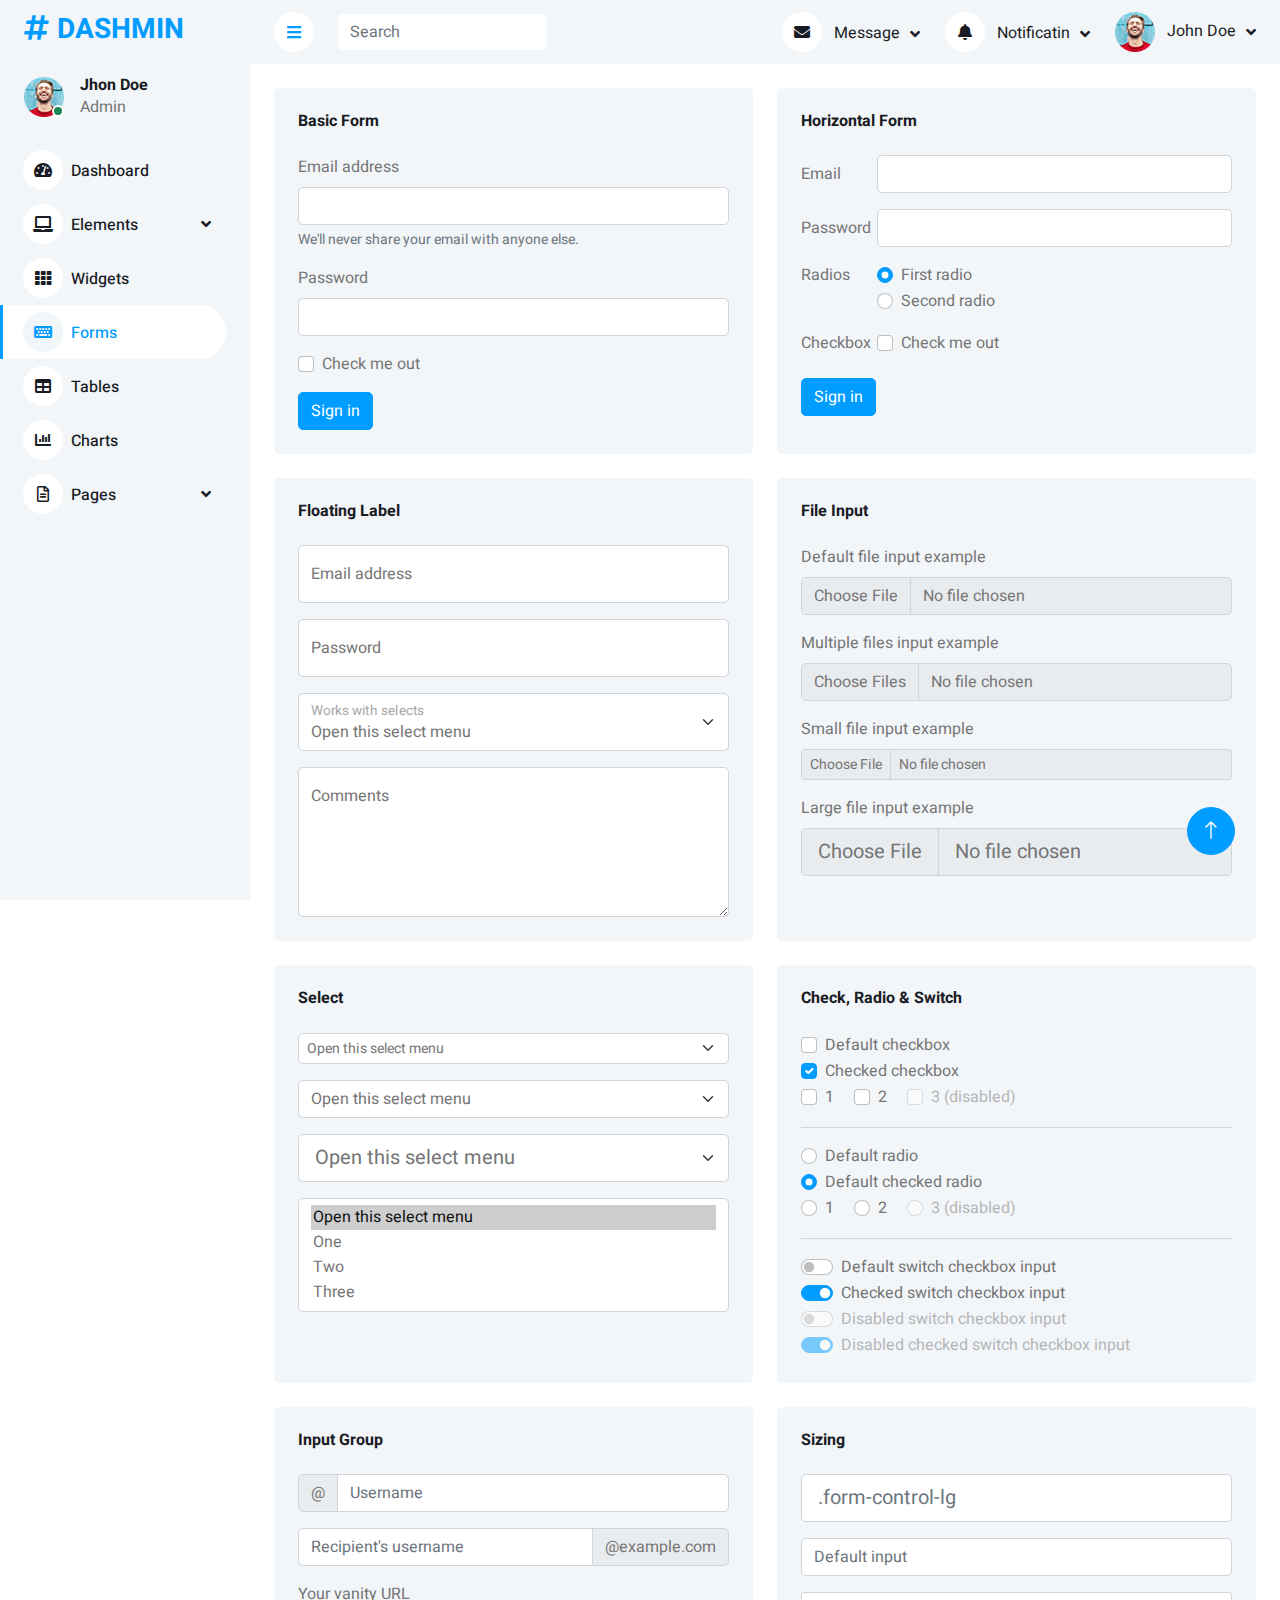
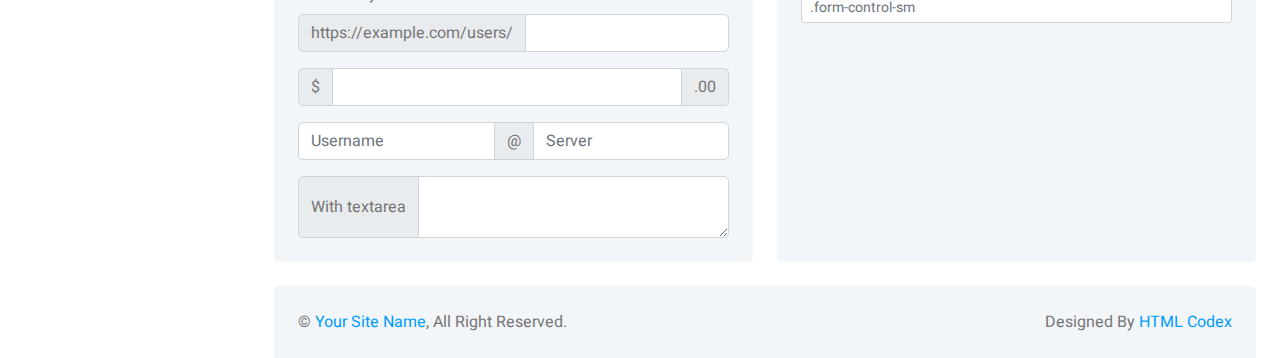
<file: admin/dash/form.html>
<!DOCTYPE html>
<html lang="en">

<head>
    <meta charset="utf-8">
    <title>DASHMIN - Bootstrap Admin Template</title>
    <meta content="width=device-width, initial-scale=1.0" name="viewport">
    <meta content="" name="keywords">
    <meta content="" name="description">

    <!-- Favicon -->
    <link href="img/favicon.ico" rel="icon">

    <!-- Google Web Fonts -->
    <link rel="preconnect" href="https://fonts.googleapis.com">
    <link rel="preconnect" href="https://fonts.gstatic.com" crossorigin>
    <link href="https://fonts.googleapis.com/css2?family=Heebo:wght@400;500;600;700&display=swap" rel="stylesheet">
    
    <!-- Icon Font Stylesheet -->
    <link href="https://cdnjs.cloudflare.com/ajax/libs/font-awesome/5.10.0/css/all.min.css" rel="stylesheet">
    <link href="https://cdn.jsdelivr.net/npm/bootstrap-icons@1.4.1/font/bootstrap-icons.css" rel="stylesheet">

    <!-- Libraries Stylesheet -->
    <link href="lib/owlcarousel/assets/owl.carousel.min.css" rel="stylesheet">
    <link href="lib/tempusdominus/css/tempusdominus-bootstrap-4.min.css" rel="stylesheet" />

    <!-- Customized Bootstrap Stylesheet -->
    <link href="css/bootstrap.min.css" rel="stylesheet">

    <!-- Template Stylesheet -->
    <link href="css/style.css" rel="stylesheet">
</head>

<body>
    <div class="container-xxl position-relative bg-white d-flex p-0">
        <!-- Spinner Start -->
        <div id="spinner" class="show bg-white position-fixed translate-middle w-100 vh-100 top-50 start-50 d-flex align-items-center justify-content-center">
            <div class="spinner-border text-primary" style="width: 3rem; height: 3rem;" role="status">
                <span class="sr-only">Loading...</span>
            </div>
        </div>
        <!-- Spinner End -->


        <!-- Sidebar Start -->
        <div class="sidebar pe-4 pb-3">
            <nav class="navbar bg-light navbar-light">
                <a href="index.html" class="navbar-brand mx-4 mb-3">
                    <h3 class="text-primary"><i class="fa fa-hashtag me-2"></i>DASHMIN</h3>
                </a>
                <div class="d-flex align-items-center ms-4 mb-4">
                    <div class="position-relative">
                        <img class="rounded-circle" src="img/user.jpg" alt="" style="width: 40px; height: 40px;">
                        <div class="bg-success rounded-circle border border-2 border-white position-absolute end-0 bottom-0 p-1"></div>
                    </div>
                    <div class="ms-3">
                        <h6 class="mb-0">Jhon Doe</h6>
                        <span>Admin</span>
                    </div>
                </div>
                <div class="navbar-nav w-100">
                    <a href="index.html" class="nav-item nav-link"><i class="fa fa-tachometer-alt me-2"></i>Dashboard</a>
                    <div class="nav-item dropdown">
                        <a href="#" class="nav-link dropdown-toggle" data-bs-toggle="dropdown"><i class="fa fa-laptop me-2"></i>Elements</a>
                        <div class="dropdown-menu bg-transparent border-0">
                            <a href="button.html" class="dropdown-item">Buttons</a>
                            <a href="typography.html" class="dropdown-item">Typography</a>
                            <a href="element.html" class="dropdown-item">Other Elements</a>
                        </div>
                    </div>
                    <a href="widget.html" class="nav-item nav-link"><i class="fa fa-th me-2"></i>Widgets</a>
                    <a href="form.html" class="nav-item nav-link active"><i class="fa fa-keyboard me-2"></i>Forms</a>
                    <a href="table.html" class="nav-item nav-link"><i class="fa fa-table me-2"></i>Tables</a>
                    <a href="chart.html" class="nav-item nav-link"><i class="fa fa-chart-bar me-2"></i>Charts</a>
                    <div class="nav-item dropdown">
                        <a href="#" class="nav-link dropdown-toggle" data-bs-toggle="dropdown"><i class="far fa-file-alt me-2"></i>Pages</a>
                        <div class="dropdown-menu bg-transparent border-0">
                            <a href="signin.html" class="dropdown-item">Sign In</a>
                            <a href="signup.html" class="dropdown-item">Sign Up</a>
                            <a href="404.html" class="dropdown-item">404 Error</a>
                            <a href="blank.html" class="dropdown-item">Blank Page</a>
                        </div>
                    </div>
                </div>
            </nav>
        </div>
        <!-- Sidebar End -->


        <!-- Content Start -->
        <div class="content">
            <!-- Navbar Start -->
            <nav class="navbar navbar-expand bg-light navbar-light sticky-top px-4 py-0">
                <a href="index.html" class="navbar-brand d-flex d-lg-none me-4">
                    <h2 class="text-primary mb-0"><i class="fa fa-hashtag"></i></h2>
                </a>
                <a href="#" class="sidebar-toggler flex-shrink-0">
                    <i class="fa fa-bars"></i>
                </a>
                <form class="d-none d-md-flex ms-4">
                    <input class="form-control border-0" type="search" placeholder="Search">
                </form>
                <div class="navbar-nav align-items-center ms-auto">
                    <div class="nav-item dropdown">
                        <a href="#" class="nav-link dropdown-toggle" data-bs-toggle="dropdown">
                            <i class="fa fa-envelope me-lg-2"></i>
                            <span class="d-none d-lg-inline-flex">Message</span>
                        </a>
                        <div class="dropdown-menu dropdown-menu-end bg-light border-0 rounded-0 rounded-bottom m-0">
                            <a href="#" class="dropdown-item">
                                <div class="d-flex align-items-center">
                                    <img class="rounded-circle" src="img/user.jpg" alt="" style="width: 40px; height: 40px;">
                                    <div class="ms-2">
                                        <h6 class="fw-normal mb-0">Jhon send you a message</h6>
                                        <small>15 minutes ago</small>
                                    </div>
                                </div>
                            </a>
                            <hr class="dropdown-divider">
                            <a href="#" class="dropdown-item">
                                <div class="d-flex align-items-center">
                                    <img class="rounded-circle" src="img/user.jpg" alt="" style="width: 40px; height: 40px;">
                                    <div class="ms-2">
                                        <h6 class="fw-normal mb-0">Jhon send you a message</h6>
                                        <small>15 minutes ago</small>
                                    </div>
                                </div>
                            </a>
                            <hr class="dropdown-divider">
                            <a href="#" class="dropdown-item">
                                <div class="d-flex align-items-center">
                                    <img class="rounded-circle" src="img/user.jpg" alt="" style="width: 40px; height: 40px;">
                                    <div class="ms-2">
                                        <h6 class="fw-normal mb-0">Jhon send you a message</h6>
                                        <small>15 minutes ago</small>
                                    </div>
                                </div>
                            </a>
                            <hr class="dropdown-divider">
                            <a href="#" class="dropdown-item text-center">See all message</a>
                        </div>
                    </div>
                    <div class="nav-item dropdown">
                        <a href="#" class="nav-link dropdown-toggle" data-bs-toggle="dropdown">
                            <i class="fa fa-bell me-lg-2"></i>
                            <span class="d-none d-lg-inline-flex">Notificatin</span>
                        </a>
                        <div class="dropdown-menu dropdown-menu-end bg-light border-0 rounded-0 rounded-bottom m-0">
                            <a href="#" class="dropdown-item">
                                <h6 class="fw-normal mb-0">Profile updated</h6>
                                <small>15 minutes ago</small>
                            </a>
                            <hr class="dropdown-divider">
                            <a href="#" class="dropdown-item">
                                <h6 class="fw-normal mb-0">New user added</h6>
                                <small>15 minutes ago</small>
                            </a>
                            <hr class="dropdown-divider">
                            <a href="#" class="dropdown-item">
                                <h6 class="fw-normal mb-0">Password changed</h6>
                                <small>15 minutes ago</small>
                            </a>
                            <hr class="dropdown-divider">
                            <a href="#" class="dropdown-item text-center">See all notifications</a>
                        </div>
                    </div>
                    <div class="nav-item dropdown">
                        <a href="#" class="nav-link dropdown-toggle" data-bs-toggle="dropdown">
                            <img class="rounded-circle me-lg-2" src="img/user.jpg" alt="" style="width: 40px; height: 40px;">
                            <span class="d-none d-lg-inline-flex">John Doe</span>
                        </a>
                        <div class="dropdown-menu dropdown-menu-end bg-light border-0 rounded-0 rounded-bottom m-0">
                            <a href="#" class="dropdown-item">My Profile</a>
                            <a href="#" class="dropdown-item">Settings</a>
                            <a href="#" class="dropdown-item">Log Out</a>
                        </div>
                    </div>
                </div>
            </nav>
            <!-- Navbar End -->


            <!-- Form Start -->
            <div class="container-fluid pt-4 px-4">
                <div class="row g-4">
                    <div class="col-sm-12 col-xl-6">
                        <div class="bg-light rounded h-100 p-4">
                            <h6 class="mb-4">Basic Form</h6>
                            <form>
                                <div class="mb-3">
                                    <label for="exampleInputEmail1" class="form-label">Email address</label>
                                    <input type="email" class="form-control" id="exampleInputEmail1"
                                        aria-describedby="emailHelp">
                                    <div id="emailHelp" class="form-text">We'll never share your email with anyone else.
                                    </div>
                                </div>
                                <div class="mb-3">
                                    <label for="exampleInputPassword1" class="form-label">Password</label>
                                    <input type="password" class="form-control" id="exampleInputPassword1">
                                </div>
                                <div class="mb-3 form-check">
                                    <input type="checkbox" class="form-check-input" id="exampleCheck1">
                                    <label class="form-check-label" for="exampleCheck1">Check me out</label>
                                </div>
                                <button type="submit" class="btn btn-primary">Sign in</button>
                            </form>
                        </div>
                    </div>
                    <div class="col-sm-12 col-xl-6">
                        <div class="bg-light rounded h-100 p-4">
                            <h6 class="mb-4">Horizontal Form</h6>
                            <form>
                                <div class="row mb-3">
                                    <label for="inputEmail3" class="col-sm-2 col-form-label">Email</label>
                                    <div class="col-sm-10">
                                        <input type="email" class="form-control" id="inputEmail3">
                                    </div>
                                </div>
                                <div class="row mb-3">
                                    <label for="inputPassword3" class="col-sm-2 col-form-label">Password</label>
                                    <div class="col-sm-10">
                                        <input type="password" class="form-control" id="inputPassword3">
                                    </div>
                                </div>
                                <fieldset class="row mb-3">
                                    <legend class="col-form-label col-sm-2 pt-0">Radios</legend>
                                    <div class="col-sm-10">
                                        <div class="form-check">
                                            <input class="form-check-input" type="radio" name="gridRadios"
                                                id="gridRadios1" value="option1" checked>
                                            <label class="form-check-label" for="gridRadios1">
                                                First radio
                                            </label>
                                        </div>
                                        <div class="form-check">
                                            <input class="form-check-input" type="radio" name="gridRadios"
                                                id="gridRadios2" value="option2">
                                            <label class="form-check-label" for="gridRadios2">
                                                Second radio
                                            </label>
                                        </div>
                                    </div>
                                </fieldset>
                                <div class="row mb-3">
                                    <legend class="col-form-label col-sm-2 pt-0">Checkbox</legend>
                                    <div class="col-sm-10">
                                        <div class="form-check">
                                            <input class="form-check-input" type="checkbox" id="gridCheck1">
                                            <label class="form-check-label" for="gridCheck1">
                                                Check me out
                                            </label>
                                        </div>
                                    </div>
                                </div>
                                <button type="submit" class="btn btn-primary">Sign in</button>
                            </form>
                        </div>
                    </div>
                    <div class="col-sm-12 col-xl-6">
                        <div class="bg-light rounded h-100 p-4">
                            <h6 class="mb-4">Floating Label</h6>
                            <div class="form-floating mb-3">
                                <input type="email" class="form-control" id="floatingInput"
                                    placeholder="name@example.com">
                                <label for="floatingInput">Email address</label>
                            </div>
                            <div class="form-floating mb-3">
                                <input type="password" class="form-control" id="floatingPassword"
                                    placeholder="Password">
                                <label for="floatingPassword">Password</label>
                            </div>
                            <div class="form-floating mb-3">
                                <select class="form-select" id="floatingSelect"
                                    aria-label="Floating label select example">
                                    <option selected>Open this select menu</option>
                                    <option value="1">One</option>
                                    <option value="2">Two</option>
                                    <option value="3">Three</option>
                                </select>
                                <label for="floatingSelect">Works with selects</label>
                            </div>
                            <div class="form-floating">
                                <textarea class="form-control" placeholder="Leave a comment here"
                                    id="floatingTextarea" style="height: 150px;"></textarea>
                                <label for="floatingTextarea">Comments</label>
                            </div>
                        </div>
                    </div>
                    <div class="col-sm-12 col-xl-6">
                        <div class="bg-light rounded h-100 p-4">
                            <h6 class="mb-4">File Input</h6>
                            <div class="mb-3">
                                <label for="formFile" class="form-label">Default file input example</label>
                                <input class="form-control" type="file" id="formFile">
                            </div>
                            <div class="mb-3">
                                <label for="formFileMultiple" class="form-label">Multiple files input example</label>
                                <input class="form-control" type="file" id="formFileMultiple" multiple>
                            </div>
                            <div class="mb-3">
                                <label for="formFileSm" class="form-label">Small file input example</label>
                                <input class="form-control form-control-sm" id="formFileSm" type="file">
                            </div>
                            <div>
                                <label for="formFileLg" class="form-label">Large file input example</label>
                                <input class="form-control form-control-lg" id="formFileLg" type="file">
                            </div>
                        </div>
                    </div>
                    <div class="col-sm-12 col-xl-6">
                        <div class="bg-light rounded h-100 p-4">
                            <h6 class="mb-4">Select</h6>
                            <select class="form-select form-select-sm mb-3" aria-label=".form-select-sm example">
                                <option selected>Open this select menu</option>
                                <option value="1">One</option>
                                <option value="2">Two</option>
                                <option value="3">Three</option>
                            </select>
                            <select class="form-select mb-3" aria-label="Default select example">
                                <option selected>Open this select menu</option>
                                <option value="1">One</option>
                                <option value="2">Two</option>
                                <option value="3">Three</option>
                            </select>
                            <select class="form-select form-select-lg mb-3" aria-label=".form-select-lg example">
                                <option selected>Open this select menu</option>
                                <option value="1">One</option>
                                <option value="2">Two</option>
                                <option value="3">Three</option>
                            </select>
                            <select class="form-select" multiple aria-label="multiple select example">
                                <option selected>Open this select menu</option>
                                <option value="1">One</option>
                                <option value="2">Two</option>
                                <option value="3">Three</option>
                            </select>
                        </div>
                    </div>
                    <div class="col-sm-12 col-xl-6">
                        <div class="bg-light rounded h-100 p-4">
                            <h6 class="mb-4">Check, Radio & Switch</h6>
                            <div class="form-check">
                                <input class="form-check-input" type="checkbox" value="" id="flexCheckDefault">
                                <label class="form-check-label" for="flexCheckDefault">
                                    Default checkbox
                                </label>
                            </div>
                            <div class="form-check">
                                <input class="form-check-input" type="checkbox" value="" id="flexCheckChecked" checked>
                                <label class="form-check-label" for="flexCheckChecked">
                                    Checked checkbox
                                </label>
                            </div>
                            <div class="form-check form-check-inline">
                                <input class="form-check-input" type="checkbox" id="inlineCheckbox1" value="option1">
                                <label class="form-check-label" for="inlineCheckbox1">1</label>
                            </div>
                            <div class="form-check form-check-inline">
                                <input class="form-check-input" type="checkbox" id="inlineCheckbox2" value="option2">
                                <label class="form-check-label" for="inlineCheckbox2">2</label>
                            </div>
                            <div class="form-check form-check-inline">
                                <input class="form-check-input" type="checkbox" id="inlineCheckbox3" value="option3"
                                    disabled>
                                <label class="form-check-label" for="inlineCheckbox3">3 (disabled)</label>
                            </div>
                            <hr>
                            <div class="form-check">
                                <input class="form-check-input" type="radio" name="flexRadioDefault"
                                    id="flexRadioDefault1">
                                <label class="form-check-label" for="flexRadioDefault1">
                                    Default radio
                                </label>
                            </div>
                            <div class="form-check">
                                <input class="form-check-input" type="radio" name="flexRadioDefault"
                                    id="flexRadioDefault2" checked>
                                <label class="form-check-label" for="flexRadioDefault2">
                                    Default checked radio
                                </label>
                            </div>
                            <div class="form-check form-check-inline">
                                <input class="form-check-input" type="radio" name="inlineRadioOptions" id="inlineRadio1"
                                    value="option1">
                                <label class="form-check-label" for="inlineRadio1">1</label>
                            </div>
                            <div class="form-check form-check-inline">
                                <input class="form-check-input" type="radio" name="inlineRadioOptions" id="inlineRadio2"
                                    value="option2">
                                <label class="form-check-label" for="inlineRadio2">2</label>
                            </div>
                            <div class="form-check form-check-inline">
                                <input class="form-check-input" type="radio" name="inlineRadioOptions" id="inlineRadio3"
                                    value="option3" disabled>
                                <label class="form-check-label" for="inlineRadio3">3 (disabled)</label>
                            </div>
                            <hr>
                            <div class="form-check form-switch">
                                <input class="form-check-input" type="checkbox" role="switch"
                                    id="flexSwitchCheckDefault">
                                <label class="form-check-label" for="flexSwitchCheckDefault">Default switch checkbox
                                    input</label>
                            </div>
                            <div class="form-check form-switch">
                                <input class="form-check-input" type="checkbox" role="switch"
                                    id="flexSwitchCheckChecked" checked>
                                <label class="form-check-label" for="flexSwitchCheckChecked">Checked switch checkbox
                                    input</label>
                            </div>
                            <div class="form-check form-switch">
                                <input class="form-check-input" type="checkbox" role="switch"
                                    id="flexSwitchCheckDisabled" disabled>
                                <label class="form-check-label" for="flexSwitchCheckDisabled">Disabled switch checkbox
                                    input</label>
                            </div>
                            <div class="form-check form-switch">
                                <input class="form-check-input" type="checkbox" role="switch"
                                    id="flexSwitchCheckCheckedDisabled" checked disabled>
                                <label class="form-check-label" for="flexSwitchCheckCheckedDisabled">Disabled checked
                                    switch checkbox input</label>
                            </div>
                        </div>
                    </div>
                    <div class="col-sm-12 col-xl-6">
                        <div class="bg-light rounded h-100 p-4">
                            <h6 class="mb-4">Input Group</h6>
                            <div class="input-group mb-3">
                                <span class="input-group-text" id="basic-addon1">@</span>
                                <input type="text" class="form-control" placeholder="Username" aria-label="Username"
                                    aria-describedby="basic-addon1">
                            </div>
                            <div class="input-group mb-3">
                                <input type="text" class="form-control" placeholder="Recipient's username"
                                    aria-label="Recipient's username" aria-describedby="basic-addon2">
                                <span class="input-group-text" id="basic-addon2">@example.com</span>
                            </div>
                            <label for="basic-url" class="form-label">Your vanity URL</label>
                            <div class="input-group mb-3">
                                <span class="input-group-text" id="basic-addon3">https://example.com/users/</span>
                                <input type="text" class="form-control" id="basic-url" aria-describedby="basic-addon3">
                            </div>
                            <div class="input-group mb-3">
                                <span class="input-group-text">$</span>
                                <input type="text" class="form-control" aria-label="Amount (to the nearest dollar)">
                                <span class="input-group-text">.00</span>
                            </div>
                            <div class="input-group mb-3">
                                <input type="text" class="form-control" placeholder="Username" aria-label="Username">
                                <span class="input-group-text">@</span>
                                <input type="text" class="form-control" placeholder="Server" aria-label="Server">
                            </div>
                            <div class="input-group">
                                <span class="input-group-text">With textarea</span>
                                <textarea class="form-control" aria-label="With textarea"></textarea>
                            </div>
                        </div>
                    </div>
                    <div class="col-sm-12 col-xl-6">
                        <div class="bg-light rounded h-100 p-4">
                            <h6 class="mb-4">Sizing</h6>
                            <input class="form-control form-control-lg mb-3" type="text" placeholder=".form-control-lg"
                                aria-label=".form-control-lg example">
                            <input class="form-control mb-3" type="text" placeholder="Default input"
                                aria-label="default input example">
                            <input class="form-control form-control-sm" type="text" placeholder=".form-control-sm"
                                aria-label=".form-control-sm example">
                        </div>
                    </div>
                </div>
            </div>
            <!-- Form End -->


            <!-- Footer Start -->
            <div class="container-fluid pt-4 px-4">
                <div class="bg-light rounded-top p-4">
                    <div class="row">
                        <div class="col-12 col-sm-6 text-center text-sm-start">
                            &copy; <a href="#">Your Site Name</a>, All Right Reserved. 
                        </div>
                        <div class="col-12 col-sm-6 text-center text-sm-end">
                            <!--/*** This template is free as long as you keep the footer author’s credit link/attribution link/backlink. If you'd like to use the template without the footer author’s credit link/attribution link/backlink, you can purchase the Credit Removal License from "https://htmlcodex.com/credit-removal". Thank you for your support. ***/-->
                            Designed By <a href="https://htmlcodex.com">HTML Codex</a>
                        </div>
                    </div>
                </div>
            </div>
            <!-- Footer End -->
        </div>
        <!-- Content End -->


        <!-- Back to Top -->
        <a href="#" class="btn btn-lg btn-primary btn-lg-square back-to-top"><i class="bi bi-arrow-up"></i></a>
    </div>

    <!-- JavaScript Libraries -->
    <script src="https://code.jquery.com/jquery-3.4.1.min.js"></script>
    <script src="https://cdn.jsdelivr.net/npm/bootstrap@5.0.0/dist/js/bootstrap.bundle.min.js"></script>
    <script src="lib/chart/chart.min.js"></script>
    <script src="lib/easing/easing.min.js"></script>
    <script src="lib/waypoints/waypoints.min.js"></script>
    <script src="lib/owlcarousel/owl.carousel.min.js"></script>
    <script src="lib/tempusdominus/js/moment.min.js"></script>
    <script src="lib/tempusdominus/js/moment-timezone.min.js"></script>
    <script src="lib/tempusdominus/js/tempusdominus-bootstrap-4.min.js"></script>

    <!-- Template Javascript -->
    <script src="js/main.js"></script>
</body>

</html>
</file>
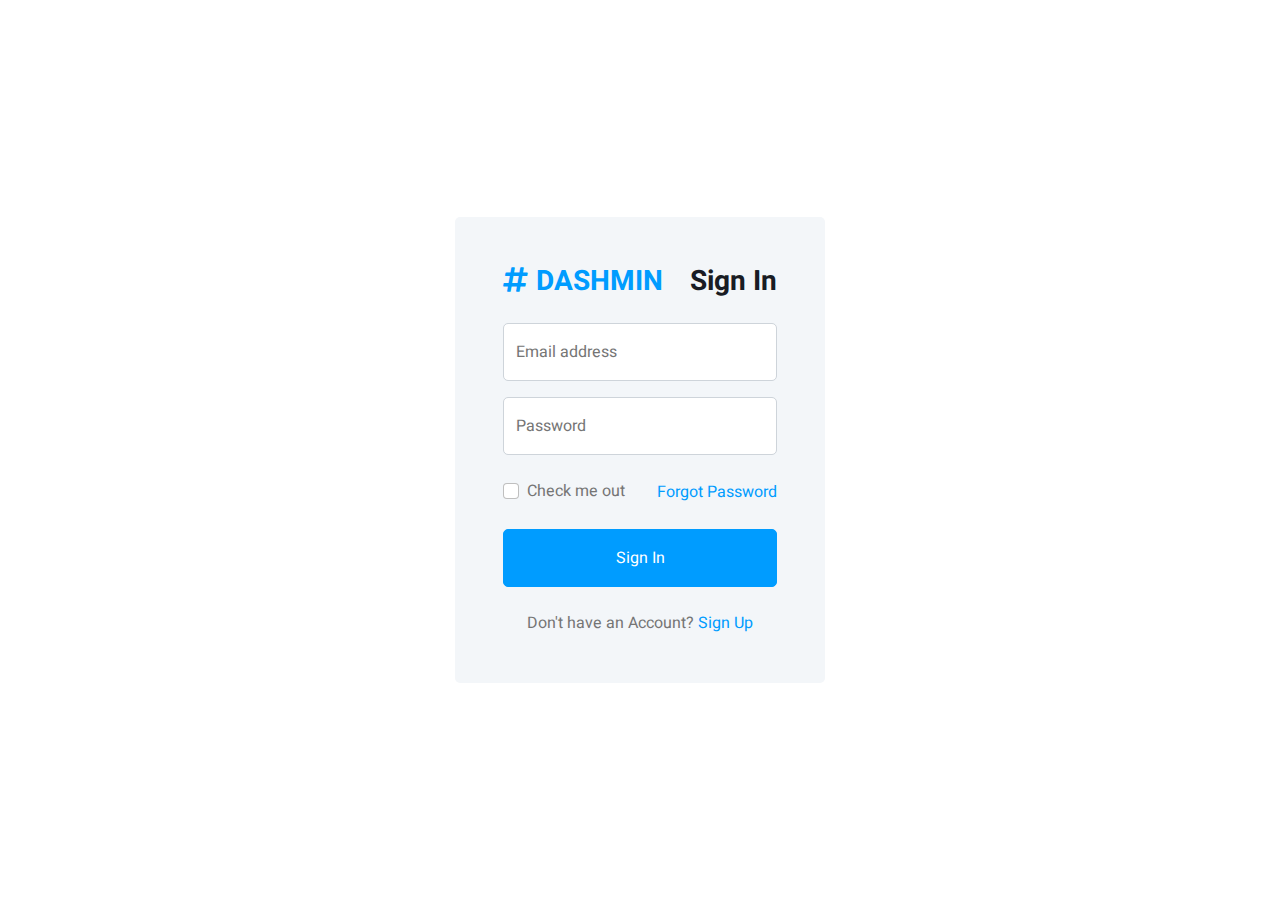
<file: admin/dash/signin.html>
<!DOCTYPE html>
<html lang="en">

<head>
    <meta charset="utf-8">
    <title>DASHMIN - Bootstrap Admin Template</title>
    <meta content="width=device-width, initial-scale=1.0" name="viewport">
    <meta content="" name="keywords">
    <meta content="" name="description">

    <!-- Favicon -->
    <link href="img/favicon.ico" rel="icon">

    <!-- Google Web Fonts -->
    <link rel="preconnect" href="https://fonts.googleapis.com">
    <link rel="preconnect" href="https://fonts.gstatic.com" crossorigin>
    <link href="https://fonts.googleapis.com/css2?family=Heebo:wght@400;500;600;700&display=swap" rel="stylesheet">
    
    <!-- Icon Font Stylesheet -->
    <link href="https://cdnjs.cloudflare.com/ajax/libs/font-awesome/5.10.0/css/all.min.css" rel="stylesheet">
    <link href="https://cdn.jsdelivr.net/npm/bootstrap-icons@1.4.1/font/bootstrap-icons.css" rel="stylesheet">

    <!-- Libraries Stylesheet -->
    <link href="lib/owlcarousel/assets/owl.carousel.min.css" rel="stylesheet">
    <link href="lib/tempusdominus/css/tempusdominus-bootstrap-4.min.css" rel="stylesheet" />

    <!-- Customized Bootstrap Stylesheet -->
    <link href="css/bootstrap.min.css" rel="stylesheet">

    <!-- Template Stylesheet -->
    <link href="css/style.css" rel="stylesheet">
</head>

<body>
    <div class="container-xxl position-relative bg-white d-flex p-0">
        <!-- Spinner Start -->
        <div id="spinner" class="show bg-white position-fixed translate-middle w-100 vh-100 top-50 start-50 d-flex align-items-center justify-content-center">
            <div class="spinner-border text-primary" style="width: 3rem; height: 3rem;" role="status">
                <span class="sr-only">Loading...</span>
            </div>
        </div>
        <!-- Spinner End -->


        <!-- Sign In Start -->
        <div class="container-fluid">
            <div class="row h-100 align-items-center justify-content-center" style="min-height: 100vh;">
                <div class="col-12 col-sm-8 col-md-6 col-lg-5 col-xl-4">
                    <div class="bg-light rounded p-4 p-sm-5 my-4 mx-3">
                        <div class="d-flex align-items-center justify-content-between mb-3">
                            <a href="index.html" class="">
                                <h3 class="text-primary"><i class="fa fa-hashtag me-2"></i>DASHMIN</h3>
                            </a>
                            <h3>Sign In</h3>
                        </div>
                        <div class="form-floating mb-3">
                            <input type="email" class="form-control" id="floatingInput" placeholder="name@example.com">
                            <label for="floatingInput">Email address</label>
                        </div>
                        <div class="form-floating mb-4">
                            <input type="password" class="form-control" id="floatingPassword" placeholder="Password">
                            <label for="floatingPassword">Password</label>
                        </div>
                        <div class="d-flex align-items-center justify-content-between mb-4">
                            <div class="form-check">
                                <input type="checkbox" class="form-check-input" id="exampleCheck1">
                                <label class="form-check-label" for="exampleCheck1">Check me out</label>
                            </div>
                            <a href="">Forgot Password</a>
                        </div>
                        <button type="submit" class="btn btn-primary py-3 w-100 mb-4">Sign In</button>
                        <p class="text-center mb-0">Don't have an Account? <a href="">Sign Up</a></p>
                    </div>
                </div>
            </div>
        </div>
        <!-- Sign In End -->
    </div>

    <!-- JavaScript Libraries -->
    <script src="https://code.jquery.com/jquery-3.4.1.min.js"></script>
    <script src="https://cdn.jsdelivr.net/npm/bootstrap@5.0.0/dist/js/bootstrap.bundle.min.js"></script>
    <script src="lib/chart/chart.min.js"></script>
    <script src="lib/easing/easing.min.js"></script>
    <script src="lib/waypoints/waypoints.min.js"></script>
    <script src="lib/owlcarousel/owl.carousel.min.js"></script>
    <script src="lib/tempusdominus/js/moment.min.js"></script>
    <script src="lib/tempusdominus/js/moment-timezone.min.js"></script>
    <script src="lib/tempusdominus/js/tempusdominus-bootstrap-4.min.js"></script>

    <!-- Template Javascript -->
    <script src="js/main.js"></script>
</body>

</html>
</file>
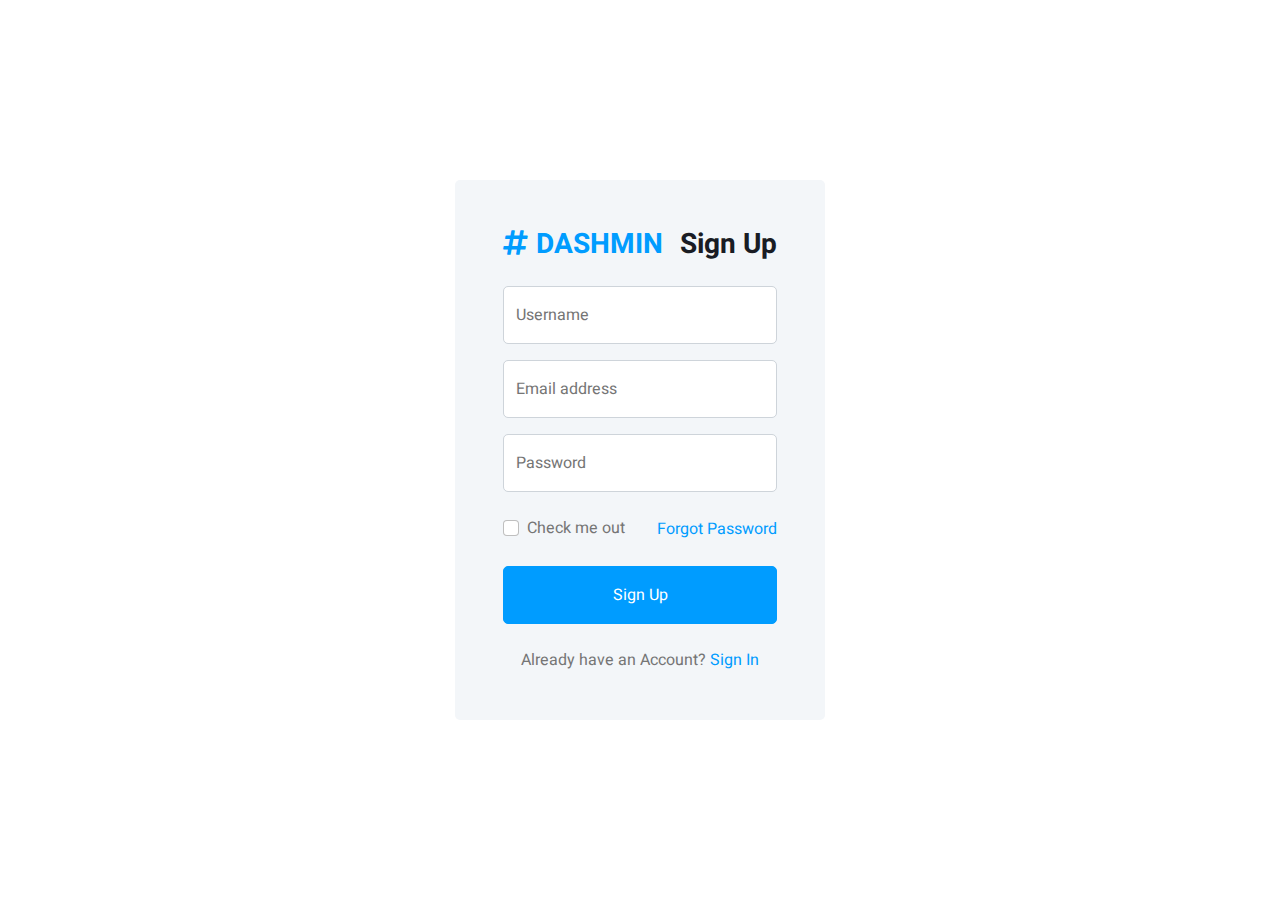
<file: admin/dash/signup.html>
<!DOCTYPE html>
<html lang="en">

<head>
    <meta charset="utf-8">
    <title>DASHMIN - Bootstrap Admin Template</title>
    <meta content="width=device-width, initial-scale=1.0" name="viewport">
    <meta content="" name="keywords">
    <meta content="" name="description">

    <!-- Favicon -->
    <link href="img/favicon.ico" rel="icon">

    <!-- Google Web Fonts -->
    <link rel="preconnect" href="https://fonts.googleapis.com">
    <link rel="preconnect" href="https://fonts.gstatic.com" crossorigin>
    <link href="https://fonts.googleapis.com/css2?family=Heebo:wght@400;500;600;700&display=swap" rel="stylesheet">
    
    <!-- Icon Font Stylesheet -->
    <link href="https://cdnjs.cloudflare.com/ajax/libs/font-awesome/5.10.0/css/all.min.css" rel="stylesheet">
    <link href="https://cdn.jsdelivr.net/npm/bootstrap-icons@1.4.1/font/bootstrap-icons.css" rel="stylesheet">

    <!-- Libraries Stylesheet -->
    <link href="lib/owlcarousel/assets/owl.carousel.min.css" rel="stylesheet">
    <link href="lib/tempusdominus/css/tempusdominus-bootstrap-4.min.css" rel="stylesheet" />

    <!-- Customized Bootstrap Stylesheet -->
    <link href="css/bootstrap.min.css" rel="stylesheet">

    <!-- Template Stylesheet -->
    <link href="css/style.css" rel="stylesheet">
</head>

<body>
    <div class="container-xxl position-relative bg-white d-flex p-0">
        <!-- Spinner Start -->
        <div id="spinner" class="show bg-white position-fixed translate-middle w-100 vh-100 top-50 start-50 d-flex align-items-center justify-content-center">
            <div class="spinner-border text-primary" style="width: 3rem; height: 3rem;" role="status">
                <span class="sr-only">Loading...</span>
            </div>
        </div>
        <!-- Spinner End -->


        <!-- Sign Up Start -->
        <div class="container-fluid">
            <div class="row h-100 align-items-center justify-content-center" style="min-height: 100vh;">
                <div class="col-12 col-sm-8 col-md-6 col-lg-5 col-xl-4">
                    <div class="bg-light rounded p-4 p-sm-5 my-4 mx-3">
                        <div class="d-flex align-items-center justify-content-between mb-3">
                            <a href="index.html" class="">
                                <h3 class="text-primary"><i class="fa fa-hashtag me-2"></i>DASHMIN</h3>
                            </a>
                            <h3>Sign Up</h3>
                        </div>
                        <div class="form-floating mb-3">
                            <input type="text" class="form-control" id="floatingText" placeholder="jhondoe">
                            <label for="floatingText">Username</label>
                        </div>
                        <div class="form-floating mb-3">
                            <input type="email" class="form-control" id="floatingInput" placeholder="name@example.com">
                            <label for="floatingInput">Email address</label>
                        </div>
                        <div class="form-floating mb-4">
                            <input type="password" class="form-control" id="floatingPassword" placeholder="Password">
                            <label for="floatingPassword">Password</label>
                        </div>
                        <div class="d-flex align-items-center justify-content-between mb-4">
                            <div class="form-check">
                                <input type="checkbox" class="form-check-input" id="exampleCheck1">
                                <label class="form-check-label" for="exampleCheck1">Check me out</label>
                            </div>
                            <a href="">Forgot Password</a>
                        </div>
                        <button type="submit" class="btn btn-primary py-3 w-100 mb-4">Sign Up</button>
                        <p class="text-center mb-0">Already have an Account? <a href="">Sign In</a></p>
                    </div>
                </div>
            </div>
        </div>
        <!-- Sign Up End -->
    </div>

    <!-- JavaScript Libraries -->
    <script src="https://code.jquery.com/jquery-3.4.1.min.js"></script>
    <script src="https://cdn.jsdelivr.net/npm/bootstrap@5.0.0/dist/js/bootstrap.bundle.min.js"></script>
    <script src="lib/chart/chart.min.js"></script>
    <script src="lib/easing/easing.min.js"></script>
    <script src="lib/waypoints/waypoints.min.js"></script>
    <script src="lib/owlcarousel/owl.carousel.min.js"></script>
    <script src="lib/tempusdominus/js/moment.min.js"></script>
    <script src="lib/tempusdominus/js/moment-timezone.min.js"></script>
    <script src="lib/tempusdominus/js/tempusdominus-bootstrap-4.min.js"></script>

    <!-- Template Javascript -->
    <script src="js/main.js"></script>
</body>

</html>
</file>
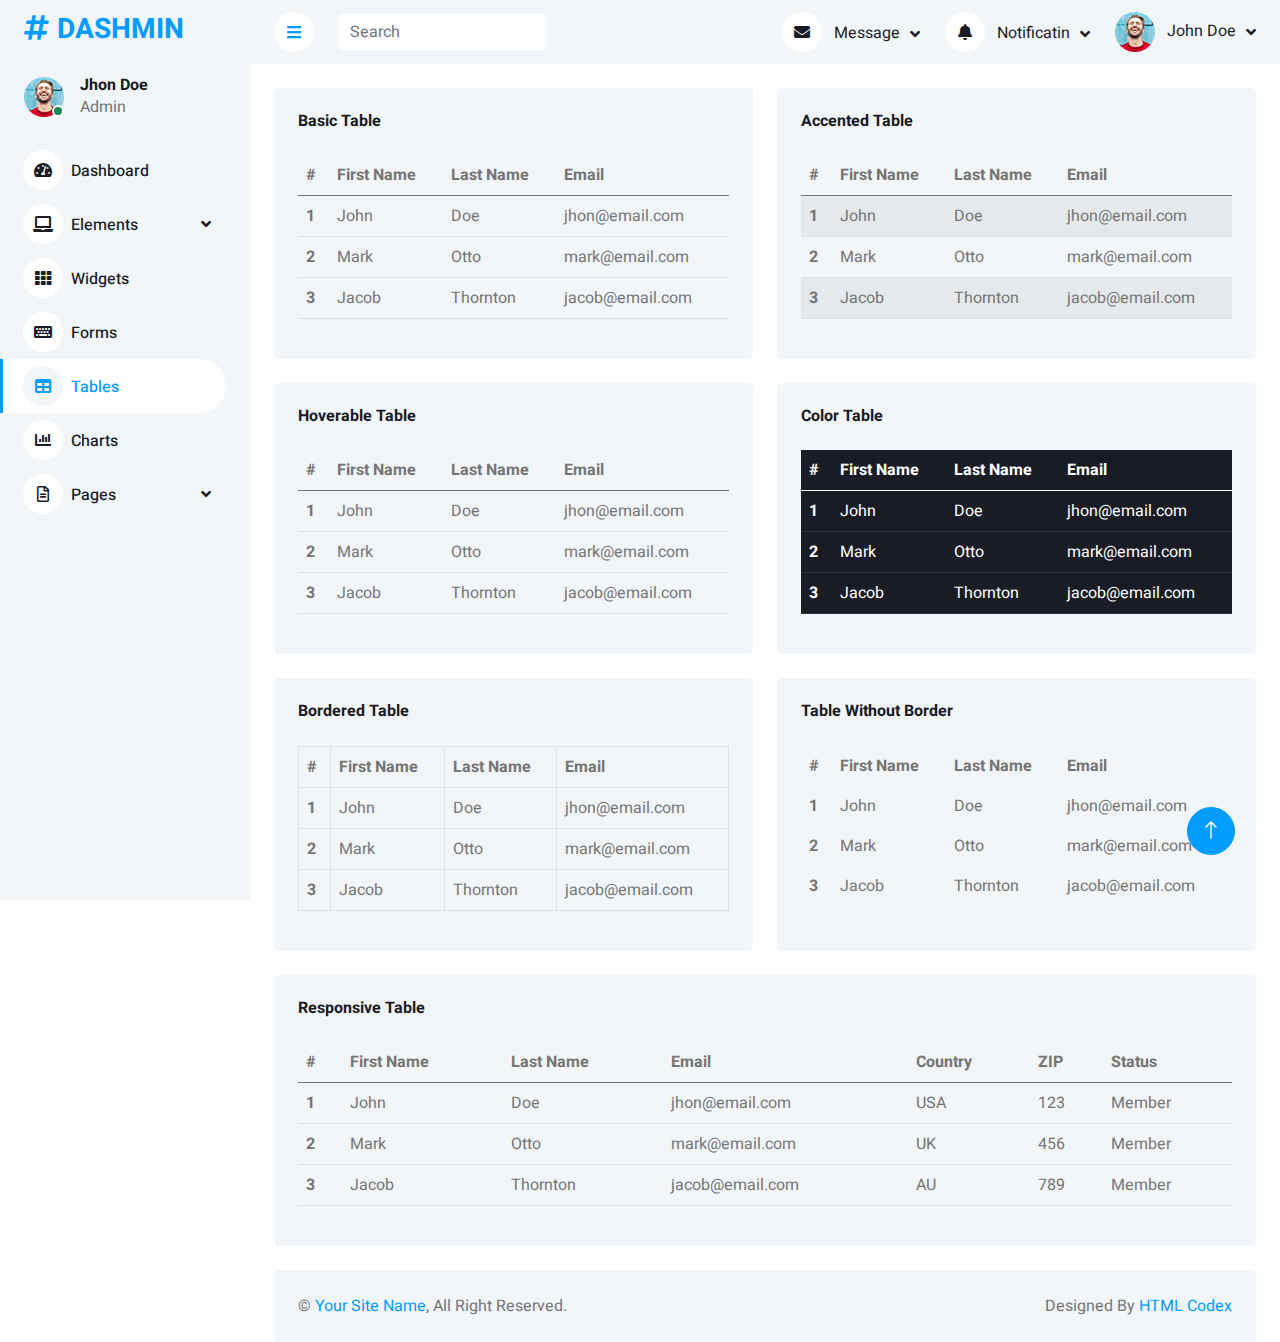
<file: admin/dash/table.html>
<!DOCTYPE html>
<html lang="en">

<head>
    <meta charset="utf-8">
    <title>DASHMIN - Bootstrap Admin Template</title>
    <meta content="width=device-width, initial-scale=1.0" name="viewport">
    <meta content="" name="keywords">
    <meta content="" name="description">

    <!-- Favicon -->
    <link href="img/favicon.ico" rel="icon">

    <!-- Google Web Fonts -->
    <link rel="preconnect" href="https://fonts.googleapis.com">
    <link rel="preconnect" href="https://fonts.gstatic.com" crossorigin>
    <link href="https://fonts.googleapis.com/css2?family=Heebo:wght@400;500;600;700&display=swap" rel="stylesheet">
    
    <!-- Icon Font Stylesheet -->
    <link href="https://cdnjs.cloudflare.com/ajax/libs/font-awesome/5.10.0/css/all.min.css" rel="stylesheet">
    <link href="https://cdn.jsdelivr.net/npm/bootstrap-icons@1.4.1/font/bootstrap-icons.css" rel="stylesheet">

    <!-- Libraries Stylesheet -->
    <link href="lib/owlcarousel/assets/owl.carousel.min.css" rel="stylesheet">
    <link href="lib/tempusdominus/css/tempusdominus-bootstrap-4.min.css" rel="stylesheet" />

    <!-- Customized Bootstrap Stylesheet -->
    <link href="css/bootstrap.min.css" rel="stylesheet">

    <!-- Template Stylesheet -->
    <link href="css/style.css" rel="stylesheet">
</head>

<body>
    <div class="container-xxl position-relative bg-white d-flex p-0">
        <!-- Spinner Start -->
        <div id="spinner" class="show bg-white position-fixed translate-middle w-100 vh-100 top-50 start-50 d-flex align-items-center justify-content-center">
            <div class="spinner-border text-primary" style="width: 3rem; height: 3rem;" role="status">
                <span class="sr-only">Loading...</span>
            </div>
        </div>
        <!-- Spinner End -->


        <!-- Sidebar Start -->
        <div class="sidebar pe-4 pb-3">
            <nav class="navbar bg-light navbar-light">
                <a href="index.html" class="navbar-brand mx-4 mb-3">
                    <h3 class="text-primary"><i class="fa fa-hashtag me-2"></i>DASHMIN</h3>
                </a>
                <div class="d-flex align-items-center ms-4 mb-4">
                    <div class="position-relative">
                        <img class="rounded-circle" src="img/user.jpg" alt="" style="width: 40px; height: 40px;">
                        <div class="bg-success rounded-circle border border-2 border-white position-absolute end-0 bottom-0 p-1"></div>
                    </div>
                    <div class="ms-3">
                        <h6 class="mb-0">Jhon Doe</h6>
                        <span>Admin</span>
                    </div>
                </div>
                <div class="navbar-nav w-100">
                    <a href="index.html" class="nav-item nav-link"><i class="fa fa-tachometer-alt me-2"></i>Dashboard</a>
                    <div class="nav-item dropdown">
                        <a href="#" class="nav-link dropdown-toggle" data-bs-toggle="dropdown"><i class="fa fa-laptop me-2"></i>Elements</a>
                        <div class="dropdown-menu bg-transparent border-0">
                            <a href="button.html" class="dropdown-item">Buttons</a>
                            <a href="typography.html" class="dropdown-item">Typography</a>
                            <a href="element.html" class="dropdown-item">Other Elements</a>
                        </div>
                    </div>
                    <a href="widget.html" class="nav-item nav-link"><i class="fa fa-th me-2"></i>Widgets</a>
                    <a href="form.html" class="nav-item nav-link"><i class="fa fa-keyboard me-2"></i>Forms</a>
                    <a href="table.html" class="nav-item nav-link active"><i class="fa fa-table me-2"></i>Tables</a>
                    <a href="chart.html" class="nav-item nav-link"><i class="fa fa-chart-bar me-2"></i>Charts</a>
                    <div class="nav-item dropdown">
                        <a href="#" class="nav-link dropdown-toggle" data-bs-toggle="dropdown"><i class="far fa-file-alt me-2"></i>Pages</a>
                        <div class="dropdown-menu bg-transparent border-0">
                            <a href="signin.html" class="dropdown-item">Sign In</a>
                            <a href="signup.html" class="dropdown-item">Sign Up</a>
                            <a href="404.html" class="dropdown-item">404 Error</a>
                            <a href="blank.html" class="dropdown-item">Blank Page</a>
                        </div>
                    </div>
                </div>
            </nav>
        </div>
        <!-- Sidebar End -->


        <!-- Content Start -->
        <div class="content">
            <!-- Navbar Start -->
            <nav class="navbar navbar-expand bg-light navbar-light sticky-top px-4 py-0">
                <a href="index.html" class="navbar-brand d-flex d-lg-none me-4">
                    <h2 class="text-primary mb-0"><i class="fa fa-hashtag"></i></h2>
                </a>
                <a href="#" class="sidebar-toggler flex-shrink-0">
                    <i class="fa fa-bars"></i>
                </a>
                <form class="d-none d-md-flex ms-4">
                    <input class="form-control border-0" type="search" placeholder="Search">
                </form>
                <div class="navbar-nav align-items-center ms-auto">
                    <div class="nav-item dropdown">
                        <a href="#" class="nav-link dropdown-toggle" data-bs-toggle="dropdown">
                            <i class="fa fa-envelope me-lg-2"></i>
                            <span class="d-none d-lg-inline-flex">Message</span>
                        </a>
                        <div class="dropdown-menu dropdown-menu-end bg-light border-0 rounded-0 rounded-bottom m-0">
                            <a href="#" class="dropdown-item">
                                <div class="d-flex align-items-center">
                                    <img class="rounded-circle" src="img/user.jpg" alt="" style="width: 40px; height: 40px;">
                                    <div class="ms-2">
                                        <h6 class="fw-normal mb-0">Jhon send you a message</h6>
                                        <small>15 minutes ago</small>
                                    </div>
                                </div>
                            </a>
                            <hr class="dropdown-divider">
                            <a href="#" class="dropdown-item">
                                <div class="d-flex align-items-center">
                                    <img class="rounded-circle" src="img/user.jpg" alt="" style="width: 40px; height: 40px;">
                                    <div class="ms-2">
                                        <h6 class="fw-normal mb-0">Jhon send you a message</h6>
                                        <small>15 minutes ago</small>
                                    </div>
                                </div>
                            </a>
                            <hr class="dropdown-divider">
                            <a href="#" class="dropdown-item">
                                <div class="d-flex align-items-center">
                                    <img class="rounded-circle" src="img/user.jpg" alt="" style="width: 40px; height: 40px;">
                                    <div class="ms-2">
                                        <h6 class="fw-normal mb-0">Jhon send you a message</h6>
                                        <small>15 minutes ago</small>
                                    </div>
                                </div>
                            </a>
                            <hr class="dropdown-divider">
                            <a href="#" class="dropdown-item text-center">See all message</a>
                        </div>
                    </div>
                    <div class="nav-item dropdown">
                        <a href="#" class="nav-link dropdown-toggle" data-bs-toggle="dropdown">
                            <i class="fa fa-bell me-lg-2"></i>
                            <span class="d-none d-lg-inline-flex">Notificatin</span>
                        </a>
                        <div class="dropdown-menu dropdown-menu-end bg-light border-0 rounded-0 rounded-bottom m-0">
                            <a href="#" class="dropdown-item">
                                <h6 class="fw-normal mb-0">Profile updated</h6>
                                <small>15 minutes ago</small>
                            </a>
                            <hr class="dropdown-divider">
                            <a href="#" class="dropdown-item">
                                <h6 class="fw-normal mb-0">New user added</h6>
                                <small>15 minutes ago</small>
                            </a>
                            <hr class="dropdown-divider">
                            <a href="#" class="dropdown-item">
                                <h6 class="fw-normal mb-0">Password changed</h6>
                                <small>15 minutes ago</small>
                            </a>
                            <hr class="dropdown-divider">
                            <a href="#" class="dropdown-item text-center">See all notifications</a>
                        </div>
                    </div>
                    <div class="nav-item dropdown">
                        <a href="#" class="nav-link dropdown-toggle" data-bs-toggle="dropdown">
                            <img class="rounded-circle me-lg-2" src="img/user.jpg" alt="" style="width: 40px; height: 40px;">
                            <span class="d-none d-lg-inline-flex">John Doe</span>
                        </a>
                        <div class="dropdown-menu dropdown-menu-end bg-light border-0 rounded-0 rounded-bottom m-0">
                            <a href="#" class="dropdown-item">My Profile</a>
                            <a href="#" class="dropdown-item">Settings</a>
                            <a href="#" class="dropdown-item">Log Out</a>
                        </div>
                    </div>
                </div>
            </nav>
            <!-- Navbar End -->


            <!-- Table Start -->
            <div class="container-fluid pt-4 px-4">
                <div class="row g-4">
                    <div class="col-sm-12 col-xl-6">
                        <div class="bg-light rounded h-100 p-4">
                            <h6 class="mb-4">Basic Table</h6>
                            <table class="table">
                                <thead>
                                    <tr>
                                        <th scope="col">#</th>
                                        <th scope="col">First Name</th>
                                        <th scope="col">Last Name</th>
                                        <th scope="col">Email</th>
                                    </tr>
                                </thead>
                                <tbody>
                                    <tr>
                                        <th scope="row">1</th>
                                        <td>John</td>
                                        <td>Doe</td>
                                        <td>jhon@email.com</td>
                                    </tr>
                                    <tr>
                                        <th scope="row">2</th>
                                        <td>Mark</td>
                                        <td>Otto</td>
                                        <td>mark@email.com</td>
                                    </tr>
                                    <tr>
                                        <th scope="row">3</th>
                                        <td>Jacob</td>
                                        <td>Thornton</td>
                                        <td>jacob@email.com</td>
                                    </tr>
                                </tbody>
                            </table>
                        </div>
                    </div>
                    <div class="col-sm-12 col-xl-6">
                        <div class="bg-light rounded h-100 p-4">
                            <h6 class="mb-4">Accented Table</h6>
                            <table class="table table-striped">
                                <thead>
                                    <tr>
                                        <th scope="col">#</th>
                                        <th scope="col">First Name</th>
                                        <th scope="col">Last Name</th>
                                        <th scope="col">Email</th>
                                    </tr>
                                </thead>
                                <tbody>
                                    <tr>
                                        <th scope="row">1</th>
                                        <td>John</td>
                                        <td>Doe</td>
                                        <td>jhon@email.com</td>
                                    </tr>
                                    <tr>
                                        <th scope="row">2</th>
                                        <td>Mark</td>
                                        <td>Otto</td>
                                        <td>mark@email.com</td>
                                    </tr>
                                    <tr>
                                        <th scope="row">3</th>
                                        <td>Jacob</td>
                                        <td>Thornton</td>
                                        <td>jacob@email.com</td>
                                    </tr>
                                </tbody>
                            </table>
                        </div>
                    </div>
                    <div class="col-sm-12 col-xl-6">
                        <div class="bg-light rounded h-100 p-4">
                            <h6 class="mb-4">Hoverable Table</h6>
                            <table class="table table-hover">
                                <thead>
                                    <tr>
                                        <th scope="col">#</th>
                                        <th scope="col">First Name</th>
                                        <th scope="col">Last Name</th>
                                        <th scope="col">Email</th>
                                    </tr>
                                </thead>
                                <tbody>
                                    <tr>
                                        <th scope="row">1</th>
                                        <td>John</td>
                                        <td>Doe</td>
                                        <td>jhon@email.com</td>
                                    </tr>
                                    <tr>
                                        <th scope="row">2</th>
                                        <td>Mark</td>
                                        <td>Otto</td>
                                        <td>mark@email.com</td>
                                    </tr>
                                    <tr>
                                        <th scope="row">3</th>
                                        <td>Jacob</td>
                                        <td>Thornton</td>
                                        <td>jacob@email.com</td>
                                    </tr>
                                </tbody>
                            </table>
                        </div>
                    </div>
                    <div class="col-sm-12 col-xl-6">
                        <div class="bg-light rounded h-100 p-4">
                            <h6 class="mb-4">Color Table</h6>
                            <table class="table table-dark">
                                <thead>
                                    <tr>
                                        <th scope="col">#</th>
                                        <th scope="col">First Name</th>
                                        <th scope="col">Last Name</th>
                                        <th scope="col">Email</th>
                                    </tr>
                                </thead>
                                <tbody>
                                    <tr>
                                        <th scope="row">1</th>
                                        <td>John</td>
                                        <td>Doe</td>
                                        <td>jhon@email.com</td>
                                    </tr>
                                    <tr>
                                        <th scope="row">2</th>
                                        <td>Mark</td>
                                        <td>Otto</td>
                                        <td>mark@email.com</td>
                                    </tr>
                                    <tr>
                                        <th scope="row">3</th>
                                        <td>Jacob</td>
                                        <td>Thornton</td>
                                        <td>jacob@email.com</td>
                                    </tr>
                                </tbody>
                            </table>
                        </div>
                    </div>
                    <div class="col-sm-12 col-xl-6">
                        <div class="bg-light rounded h-100 p-4">
                            <h6 class="mb-4">Bordered Table</h6>
                            <table class="table table-bordered">
                                <thead>
                                    <tr>
                                        <th scope="col">#</th>
                                        <th scope="col">First Name</th>
                                        <th scope="col">Last Name</th>
                                        <th scope="col">Email</th>
                                    </tr>
                                </thead>
                                <tbody>
                                    <tr>
                                        <th scope="row">1</th>
                                        <td>John</td>
                                        <td>Doe</td>
                                        <td>jhon@email.com</td>
                                    </tr>
                                    <tr>
                                        <th scope="row">2</th>
                                        <td>Mark</td>
                                        <td>Otto</td>
                                        <td>mark@email.com</td>
                                    </tr>
                                    <tr>
                                        <th scope="row">3</th>
                                        <td>Jacob</td>
                                        <td>Thornton</td>
                                        <td>jacob@email.com</td>
                                    </tr>
                                </tbody>
                            </table>
                        </div>
                    </div>
                    <div class="col-sm-12 col-xl-6">
                        <div class="bg-light rounded h-100 p-4">
                            <h6 class="mb-4">Table Without Border</h6>
                            <table class="table table-borderless">
                                <thead>
                                    <tr>
                                        <th scope="col">#</th>
                                        <th scope="col">First Name</th>
                                        <th scope="col">Last Name</th>
                                        <th scope="col">Email</th>
                                    </tr>
                                </thead>
                                <tbody>
                                    <tr>
                                        <th scope="row">1</th>
                                        <td>John</td>
                                        <td>Doe</td>
                                        <td>jhon@email.com</td>
                                    </tr>
                                    <tr>
                                        <th scope="row">2</th>
                                        <td>Mark</td>
                                        <td>Otto</td>
                                        <td>mark@email.com</td>
                                    </tr>
                                    <tr>
                                        <th scope="row">3</th>
                                        <td>Jacob</td>
                                        <td>Thornton</td>
                                        <td>jacob@email.com</td>
                                    </tr>
                                </tbody>
                            </table>
                        </div>
                    </div>
                    <div class="col-12">
                        <div class="bg-light rounded h-100 p-4">
                            <h6 class="mb-4">Responsive Table</h6>
                            <div class="table-responsive">
                                <table class="table">
                                    <thead>
                                        <tr>
                                            <th scope="col">#</th>
                                            <th scope="col">First Name</th>
                                            <th scope="col">Last Name</th>
                                            <th scope="col">Email</th>
                                            <th scope="col">Country</th>
                                            <th scope="col">ZIP</th>
                                            <th scope="col">Status</th>
                                        </tr>
                                    </thead>
                                    <tbody>
                                        <tr>
                                            <th scope="row">1</th>
                                            <td>John</td>
                                            <td>Doe</td>
                                            <td>jhon@email.com</td>
                                            <td>USA</td>
                                            <td>123</td>
                                            <td>Member</td>
                                        </tr>
                                        <tr>
                                            <th scope="row">2</th>
                                            <td>Mark</td>
                                            <td>Otto</td>
                                            <td>mark@email.com</td>
                                            <td>UK</td>
                                            <td>456</td>
                                            <td>Member</td>
                                        </tr>
                                        <tr>
                                            <th scope="row">3</th>
                                            <td>Jacob</td>
                                            <td>Thornton</td>
                                            <td>jacob@email.com</td>
                                            <td>AU</td>
                                            <td>789</td>
                                            <td>Member</td>
                                        </tr>
                                    </tbody>
                                </table>
                            </div>
                        </div>
                    </div>
                </div>
            </div>
            <!-- Table End -->


            <!-- Footer Start -->
            <div class="container-fluid pt-4 px-4">
                <div class="bg-light rounded-top p-4">
                    <div class="row">
                        <div class="col-12 col-sm-6 text-center text-sm-start">
                            &copy; <a href="#">Your Site Name</a>, All Right Reserved. 
                        </div>
                        <div class="col-12 col-sm-6 text-center text-sm-end">
                            <!--/*** This template is free as long as you keep the footer author’s credit link/attribution link/backlink. If you'd like to use the template without the footer author’s credit link/attribution link/backlink, you can purchase the Credit Removal License from "https://htmlcodex.com/credit-removal". Thank you for your support. ***/-->
                            Designed By <a href="https://htmlcodex.com">HTML Codex</a>
                        </div>
                    </div>
                </div>
            </div>
            <!-- Footer End -->
        </div>
        <!-- Content End -->


        <!-- Back to Top -->
        <a href="#" class="btn btn-lg btn-primary btn-lg-square back-to-top"><i class="bi bi-arrow-up"></i></a>
    </div>

    <!-- JavaScript Libraries -->
    <script src="https://code.jquery.com/jquery-3.4.1.min.js"></script>
    <script src="https://cdn.jsdelivr.net/npm/bootstrap@5.0.0/dist/js/bootstrap.bundle.min.js"></script>
    <script src="lib/chart/chart.min.js"></script>
    <script src="lib/easing/easing.min.js"></script>
    <script src="lib/waypoints/waypoints.min.js"></script>
    <script src="lib/owlcarousel/owl.carousel.min.js"></script>
    <script src="lib/tempusdominus/js/moment.min.js"></script>
    <script src="lib/tempusdominus/js/moment-timezone.min.js"></script>
    <script src="lib/tempusdominus/js/tempusdominus-bootstrap-4.min.js"></script>

    <!-- Template Javascript -->
    <script src="js/main.js"></script>
</body>

</html>
</file>
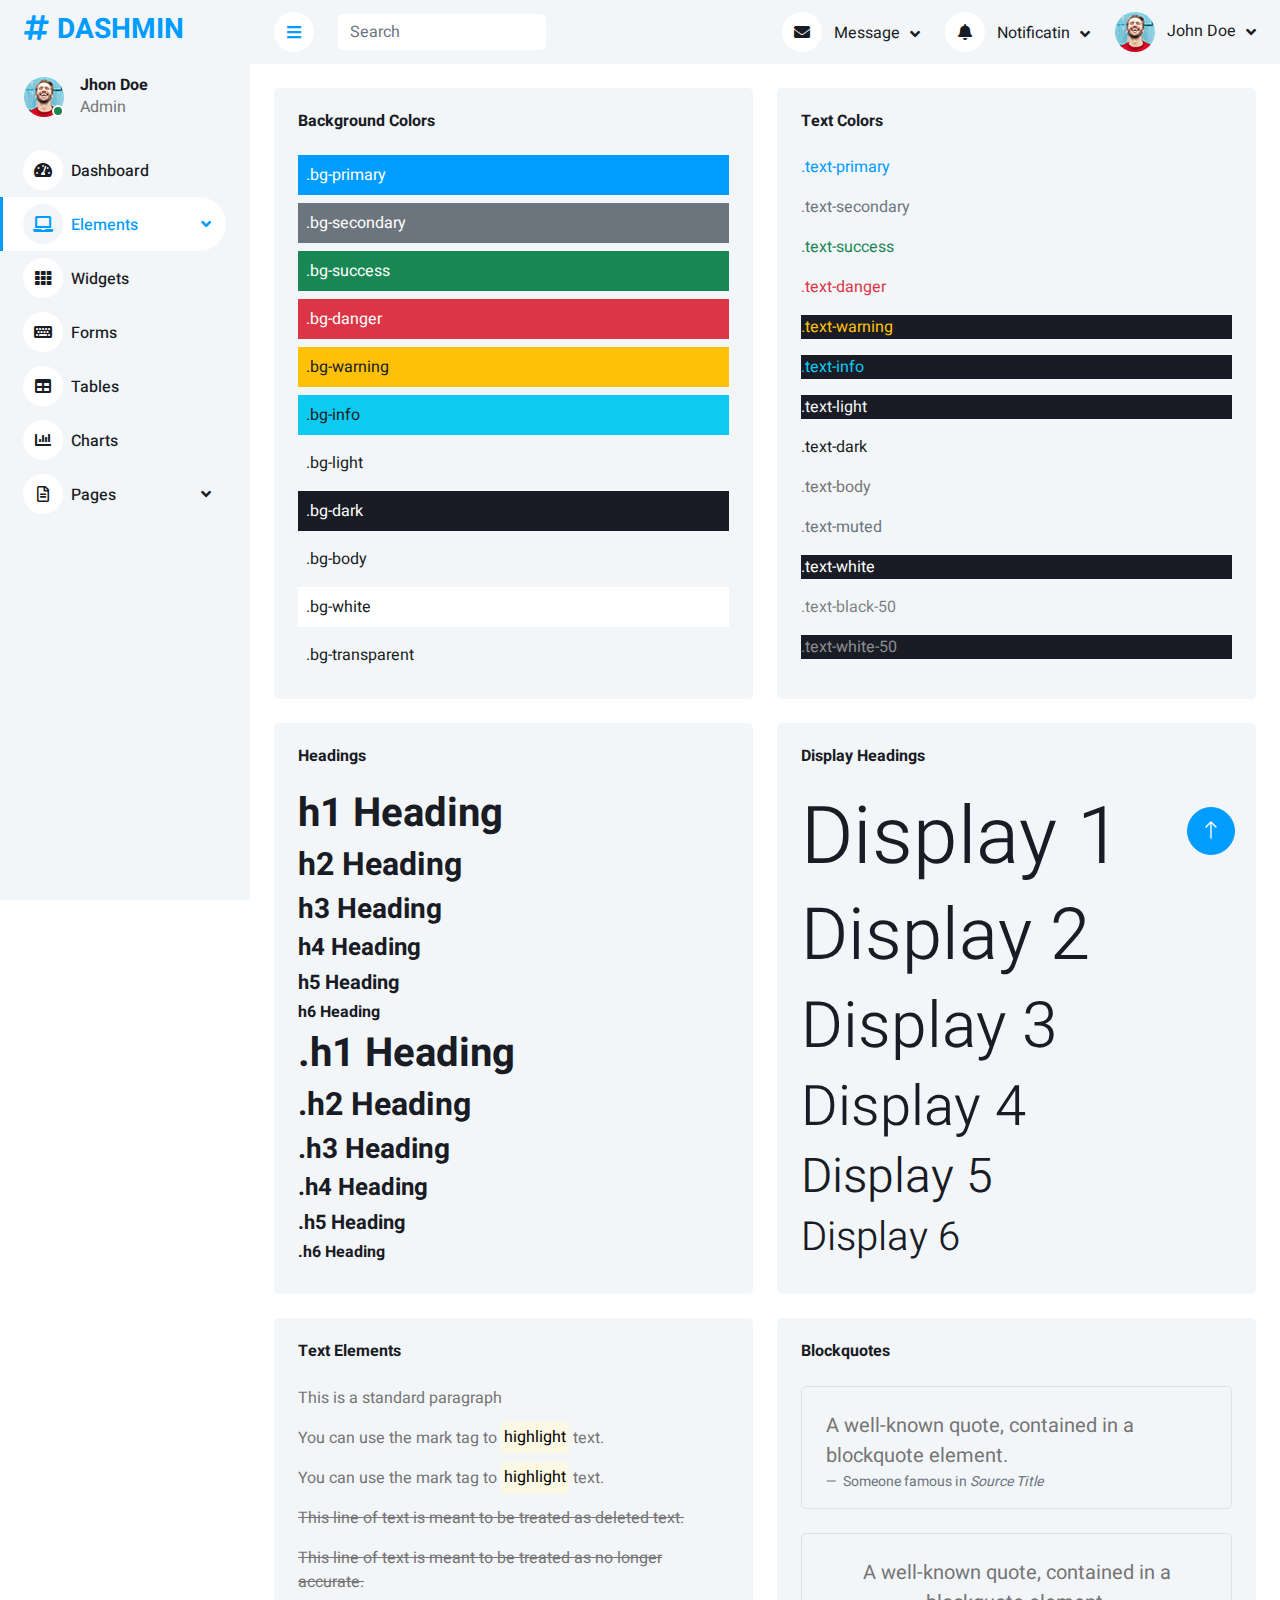
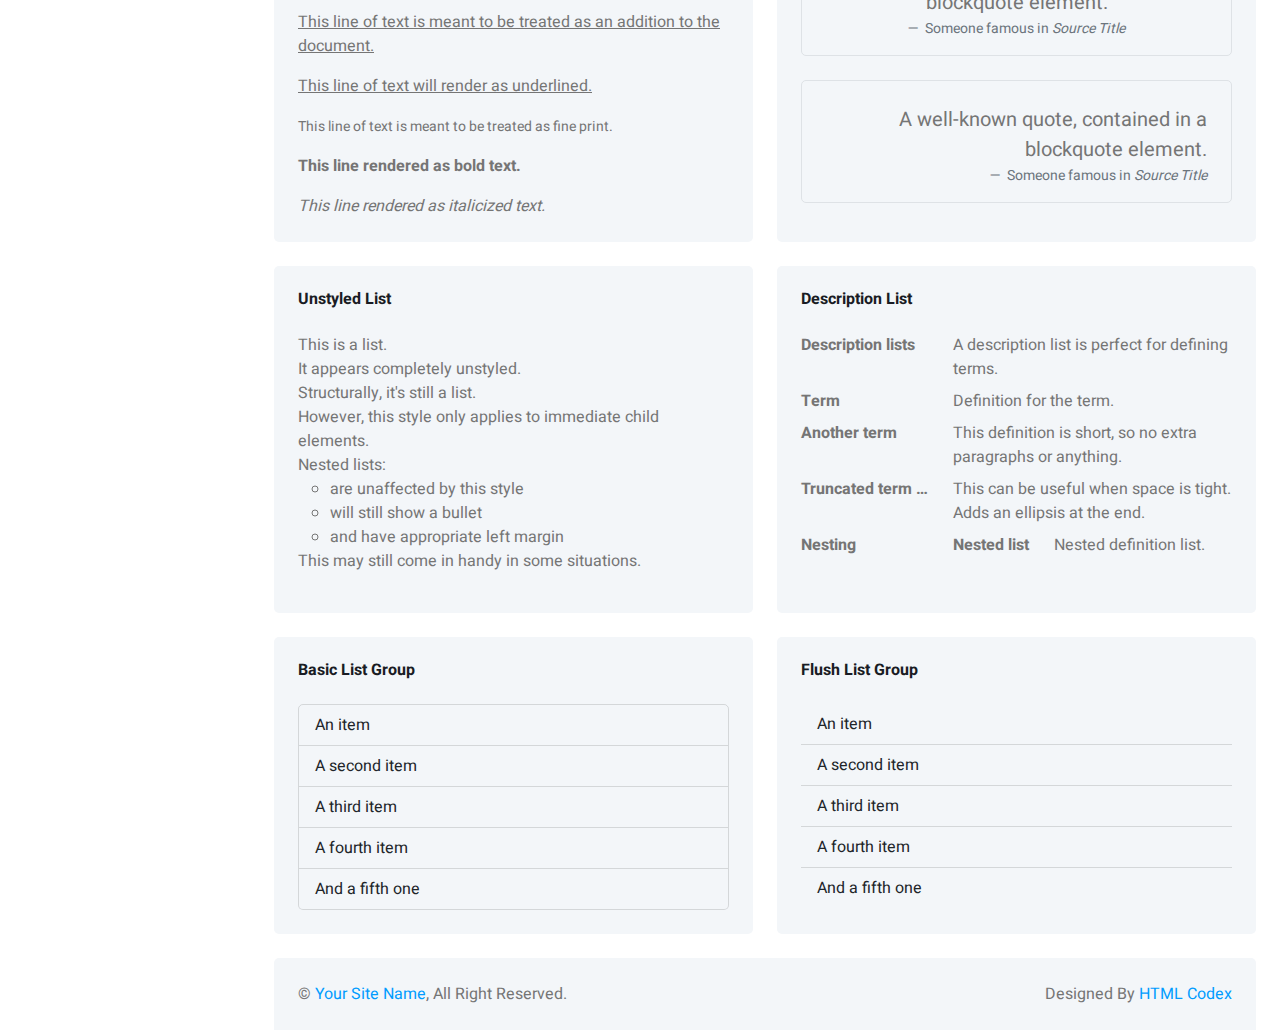
<file: admin/dash/typography.html>
<!DOCTYPE html>
<html lang="en">

<head>
    <meta charset="utf-8">
    <title>DASHMIN - Bootstrap Admin Template</title>
    <meta content="width=device-width, initial-scale=1.0" name="viewport">
    <meta content="" name="keywords">
    <meta content="" name="description">

    <!-- Favicon -->
    <link href="img/favicon.ico" rel="icon">

    <!-- Google Web Fonts -->
    <link rel="preconnect" href="https://fonts.googleapis.com">
    <link rel="preconnect" href="https://fonts.gstatic.com" crossorigin>
    <link href="https://fonts.googleapis.com/css2?family=Heebo:wght@400;500;600;700&display=swap" rel="stylesheet">
    
    <!-- Icon Font Stylesheet -->
    <link href="https://cdnjs.cloudflare.com/ajax/libs/font-awesome/5.10.0/css/all.min.css" rel="stylesheet">
    <link href="https://cdn.jsdelivr.net/npm/bootstrap-icons@1.4.1/font/bootstrap-icons.css" rel="stylesheet">

    <!-- Libraries Stylesheet -->
    <link href="lib/owlcarousel/assets/owl.carousel.min.css" rel="stylesheet">
    <link href="lib/tempusdominus/css/tempusdominus-bootstrap-4.min.css" rel="stylesheet" />

    <!-- Customized Bootstrap Stylesheet -->
    <link href="css/bootstrap.min.css" rel="stylesheet">

    <!-- Template Stylesheet -->
    <link href="css/style.css" rel="stylesheet">
</head>

<body>
    <div class="container-xxl position-relative bg-white d-flex p-0">
        <!-- Spinner Start -->
        <div id="spinner" class="show bg-white position-fixed translate-middle w-100 vh-100 top-50 start-50 d-flex align-items-center justify-content-center">
            <div class="spinner-border text-primary" style="width: 3rem; height: 3rem;" role="status">
                <span class="sr-only">Loading...</span>
            </div>
        </div>
        <!-- Spinner End -->


        <!-- Sidebar Start -->
        <div class="sidebar pe-4 pb-3">
            <nav class="navbar bg-light navbar-light">
                <a href="index.html" class="navbar-brand mx-4 mb-3">
                    <h3 class="text-primary"><i class="fa fa-hashtag me-2"></i>DASHMIN</h3>
                </a>
                <div class="d-flex align-items-center ms-4 mb-4">
                    <div class="position-relative">
                        <img class="rounded-circle" src="img/user.jpg" alt="" style="width: 40px; height: 40px;">
                        <div class="bg-success rounded-circle border border-2 border-white position-absolute end-0 bottom-0 p-1"></div>
                    </div>
                    <div class="ms-3">
                        <h6 class="mb-0">Jhon Doe</h6>
                        <span>Admin</span>
                    </div>
                </div>
                <div class="navbar-nav w-100">
                    <a href="index.html" class="nav-item nav-link"><i class="fa fa-tachometer-alt me-2"></i>Dashboard</a>
                    <div class="nav-item dropdown">
                        <a href="#" class="nav-link dropdown-toggle active" data-bs-toggle="dropdown"><i class="fa fa-laptop me-2"></i>Elements</a>
                        <div class="dropdown-menu bg-transparent border-0">
                            <a href="button.html" class="dropdown-item">Buttons</a>
                            <a href="typography.html" class="dropdown-item active">Typography</a>
                            <a href="element.html" class="dropdown-item">Other Elements</a>
                        </div>
                    </div>
                    <a href="widget.html" class="nav-item nav-link"><i class="fa fa-th me-2"></i>Widgets</a>
                    <a href="form.html" class="nav-item nav-link"><i class="fa fa-keyboard me-2"></i>Forms</a>
                    <a href="table.html" class="nav-item nav-link"><i class="fa fa-table me-2"></i>Tables</a>
                    <a href="chart.html" class="nav-item nav-link"><i class="fa fa-chart-bar me-2"></i>Charts</a>
                    <div class="nav-item dropdown">
                        <a href="#" class="nav-link dropdown-toggle" data-bs-toggle="dropdown"><i class="far fa-file-alt me-2"></i>Pages</a>
                        <div class="dropdown-menu bg-transparent border-0">
                            <a href="signin.html" class="dropdown-item">Sign In</a>
                            <a href="signup.html" class="dropdown-item">Sign Up</a>
                            <a href="404.html" class="dropdown-item">404 Error</a>
                            <a href="blank.html" class="dropdown-item">Blank Page</a>
                        </div>
                    </div>
                </div>
            </nav>
        </div>
        <!-- Sidebar End -->


        <!-- Content Start -->
        <div class="content">
            <!-- Navbar Start -->
            <nav class="navbar navbar-expand bg-light navbar-light sticky-top px-4 py-0">
                <a href="index.html" class="navbar-brand d-flex d-lg-none me-4">
                    <h2 class="text-primary mb-0"><i class="fa fa-hashtag"></i></h2>
                </a>
                <a href="#" class="sidebar-toggler flex-shrink-0">
                    <i class="fa fa-bars"></i>
                </a>
                <form class="d-none d-md-flex ms-4">
                    <input class="form-control border-0" type="search" placeholder="Search">
                </form>
                <div class="navbar-nav align-items-center ms-auto">
                    <div class="nav-item dropdown">
                        <a href="#" class="nav-link dropdown-toggle" data-bs-toggle="dropdown">
                            <i class="fa fa-envelope me-lg-2"></i>
                            <span class="d-none d-lg-inline-flex">Message</span>
                        </a>
                        <div class="dropdown-menu dropdown-menu-end bg-light border-0 rounded-0 rounded-bottom m-0">
                            <a href="#" class="dropdown-item">
                                <div class="d-flex align-items-center">
                                    <img class="rounded-circle" src="img/user.jpg" alt="" style="width: 40px; height: 40px;">
                                    <div class="ms-2">
                                        <h6 class="fw-normal mb-0">Jhon send you a message</h6>
                                        <small>15 minutes ago</small>
                                    </div>
                                </div>
                            </a>
                            <hr class="dropdown-divider">
                            <a href="#" class="dropdown-item">
                                <div class="d-flex align-items-center">
                                    <img class="rounded-circle" src="img/user.jpg" alt="" style="width: 40px; height: 40px;">
                                    <div class="ms-2">
                                        <h6 class="fw-normal mb-0">Jhon send you a message</h6>
                                        <small>15 minutes ago</small>
                                    </div>
                                </div>
                            </a>
                            <hr class="dropdown-divider">
                            <a href="#" class="dropdown-item">
                                <div class="d-flex align-items-center">
                                    <img class="rounded-circle" src="img/user.jpg" alt="" style="width: 40px; height: 40px;">
                                    <div class="ms-2">
                                        <h6 class="fw-normal mb-0">Jhon send you a message</h6>
                                        <small>15 minutes ago</small>
                                    </div>
                                </div>
                            </a>
                            <hr class="dropdown-divider">
                            <a href="#" class="dropdown-item text-center">See all message</a>
                        </div>
                    </div>
                    <div class="nav-item dropdown">
                        <a href="#" class="nav-link dropdown-toggle" data-bs-toggle="dropdown">
                            <i class="fa fa-bell me-lg-2"></i>
                            <span class="d-none d-lg-inline-flex">Notificatin</span>
                        </a>
                        <div class="dropdown-menu dropdown-menu-end bg-light border-0 rounded-0 rounded-bottom m-0">
                            <a href="#" class="dropdown-item">
                                <h6 class="fw-normal mb-0">Profile updated</h6>
                                <small>15 minutes ago</small>
                            </a>
                            <hr class="dropdown-divider">
                            <a href="#" class="dropdown-item">
                                <h6 class="fw-normal mb-0">New user added</h6>
                                <small>15 minutes ago</small>
                            </a>
                            <hr class="dropdown-divider">
                            <a href="#" class="dropdown-item">
                                <h6 class="fw-normal mb-0">Password changed</h6>
                                <small>15 minutes ago</small>
                            </a>
                            <hr class="dropdown-divider">
                            <a href="#" class="dropdown-item text-center">See all notifications</a>
                        </div>
                    </div>
                    <div class="nav-item dropdown">
                        <a href="#" class="nav-link dropdown-toggle" data-bs-toggle="dropdown">
                            <img class="rounded-circle me-lg-2" src="img/user.jpg" alt="" style="width: 40px; height: 40px;">
                            <span class="d-none d-lg-inline-flex">John Doe</span>
                        </a>
                        <div class="dropdown-menu dropdown-menu-end bg-light border-0 rounded-0 rounded-bottom m-0">
                            <a href="#" class="dropdown-item">My Profile</a>
                            <a href="#" class="dropdown-item">Settings</a>
                            <a href="#" class="dropdown-item">Log Out</a>
                        </div>
                    </div>
                </div>
            </nav>
            <!-- Navbar End -->


            <!-- Typography Start -->
            <div class="container-fluid pt-4 px-4">
                <div class="row g-4">
                    <div class="col-sm-12 col-xl-6">
                        <div class="bg-light rounded h-100 p-4">
                            <h6 class="mb-4">Background Colors</h6>
                            <div class="p-2 mb-2 bg-primary text-white">.bg-primary</div>
                            <div class="p-2 mb-2 bg-secondary text-white">.bg-secondary</div>
                            <div class="p-2 mb-2 bg-success text-white">.bg-success</div>
                            <div class="p-2 mb-2 bg-danger text-white">.bg-danger</div>
                            <div class="p-2 mb-2 bg-warning text-dark">.bg-warning</div>
                            <div class="p-2 mb-2 bg-info text-dark">.bg-info</div>
                            <div class="p-2 mb-2 bg-light text-dark">.bg-light</div>
                            <div class="p-2 mb-2 bg-dark text-white">.bg-dark</div>
                            <div class="p-2 mb-2 bg-body text-dark">.bg-body</div>
                            <div class="p-2 mb-2 bg-white text-dark">.bg-white</div>
                            <div class="p-2 mb-0 bg-transparent text-dark">.bg-transparent</div>
                        </div>
                    </div>
                    <div class="col-sm-12 col-xl-6">
                        <div class="bg-light rounded h-100 p-4">
                            <h6 class="mb-4">Text Colors</h6>
                            <p class="text-primary">.text-primary</p>
                            <p class="text-secondary">.text-secondary</p>
                            <p class="text-success">.text-success</p>
                            <p class="text-danger">.text-danger</p>
                            <p class="text-warning bg-dark">.text-warning</p>
                            <p class="text-info bg-dark">.text-info</p>
                            <p class="text-light bg-dark">.text-light</p>
                            <p class="text-dark">.text-dark</p>
                            <p class="text-body">.text-body</p>
                            <p class="text-muted">.text-muted</p>
                            <p class="text-white bg-dark">.text-white</p>
                            <p class="text-black-50">.text-black-50</p>
                            <p class="text-white-50 bg-dark mb-0">.text-white-50</p>
                        </div>
                    </div>
                    <div class="col-sm-12 col-xl-6">
                        <div class="bg-light rounded h-100 p-4">
                            <h6 class="mb-4">Headings</h6>
                            <h1>h1 Heading</h1>
                            <h2>h2 Heading</h2>
                            <h3>h3 Heading</h3>
                            <h4>h4 Heading</h4>
                            <h5>h5 Heading</h5>
                            <h6>h6 Heading</h6>
                            <p class="h1">.h1 Heading</p>
                            <p class="h2">.h2 Heading</p>
                            <p class="h3">.h3 Heading</p>
                            <p class="h4">.h4 Heading</p>
                            <p class="h5">.h5 Heading</p>
                            <p class="h6">.h6 Heading</p>
                        </div>
                    </div>
                    <div class="col-sm-12 col-xl-6">
                        <div class="bg-light rounded h-100 p-4">
                            <h6 class="mb-4">Display Headings</h6>
                            <h1 class="display-1">Display 1</h1>
                            <h1 class="display-2">Display 2</h1>
                            <h1 class="display-3">Display 3</h1>
                            <h1 class="display-4">Display 4</h1>
                            <h1 class="display-5">Display 5</h1>
                            <h1 class="display-6 mb-0">Display 6</h1>
                        </div>
                    </div>
                    <div class="col-sm-12 col-xl-6">
                        <div class="bg-light rounded h-100 p-4">
                            <h6 class="mb-4">Text Elements</h6>
                            <p>This is a standard paragraph</p>
                            <p>You can use the mark tag to <mark>highlight</mark> text.</p>
                            <p>You can use the mark tag to <mark>highlight</mark> text.</p>
                            <p><del>This line of text is meant to be treated as deleted text.</del></p>
                            <p><s>This line of text is meant to be treated as no longer accurate.</s></p>
                            <p><ins>This line of text is meant to be treated as an addition to the document.</ins></p>
                            <p><u>This line of text will render as underlined.</u></p>
                            <p><small>This line of text is meant to be treated as fine print.</small></p>
                            <p><strong>This line rendered as bold text.</strong></p>
                            <p class="mb-0"><em>This line rendered as italicized text.</em></p>
                        </div>
                    </div>
                    <div class="col-sm-12 col-xl-6">
                        <div class="bg-light rounded h-100 p-4">
                            <h6 class="mb-4">Blockquotes</h6>
                            <div class="border rounded p-4 pb-0 mb-4">
                                <figure>
                                    <blockquote class="blockquote">
                                        <p>A well-known quote, contained in a blockquote element.</p>
                                    </blockquote>
                                    <figcaption class="blockquote-footer">
                                        Someone famous in <cite title="Source Title">Source Title</cite>
                                    </figcaption>
                                </figure>
                            </div>
                            <div class="border rounded p-4 pb-0 mb-4">
                                <figure class="text-center">
                                    <blockquote class="blockquote">
                                        <p>A well-known quote, contained in a blockquote element.</p>
                                    </blockquote>
                                    <figcaption class="blockquote-footer">
                                        Someone famous in <cite title="Source Title">Source Title</cite>
                                    </figcaption>
                                </figure>
                            </div>
                            <div class="border rounded p-4 pb-0 mb-0">
                                <figure class="text-end">
                                    <blockquote class="blockquote">
                                        <p>A well-known quote, contained in a blockquote element.</p>
                                    </blockquote>
                                    <figcaption class="blockquote-footer">
                                        Someone famous in <cite title="Source Title">Source Title</cite>
                                    </figcaption>
                                </figure>
                            </div>
                        </div>
                    </div>
                    <div class="col-sm-12 col-xl-6">
                        <div class="bg-light rounded h-100 p-4">
                            <h6 class="mb-4">Unstyled List</h6>
                            <ul class="list-unstyled mb-0">
                                <li>This is a list.</li>
                                <li>It appears completely unstyled.</li>
                                <li>Structurally, it's still a list.</li>
                                <li>However, this style only applies to immediate child elements.</li>
                                <li>Nested lists:
                                    <ul>
                                        <li>are unaffected by this style</li>
                                        <li>will still show a bullet</li>
                                        <li>and have appropriate left margin</li>
                                    </ul>
                                </li>
                                <li>This may still come in handy in some situations.</li>
                            </ul>
                        </div>
                    </div>
                    <div class="col-sm-12 col-xl-6">
                        <div class="bg-light rounded h-100 p-4">
                            <h6 class="mb-4">Description List</h6>
                            <dl class="row mb-0">
                                <dt class="col-sm-4">Description lists</dt>
                                <dd class="col-sm-8">A description list is perfect for defining terms.</dd>

                                <dt class="col-sm-4">Term</dt>
                                <dd class="col-sm-8">Definition for the term.</dd>

                                <dt class="col-sm-4">Another term</dt>
                                <dd class="col-sm-8">This definition is short, so no extra paragraphs or anything.</dd>

                                <dt class="col-sm-4 text-truncate">Truncated term is truncated</dt>
                                <dd class="col-sm-8">This can be useful when space is tight. Adds an ellipsis at the
                                    end.</dd>

                                <dt class="col-sm-4">Nesting</dt>
                                <dd class="col-sm-8">
                                    <dl class="row">
                                        <dt class="col-sm-4">Nested list</dt>
                                        <dd class="col-sm-8">Nested definition list.</dd>
                                    </dl>
                                </dd>
                            </dl>
                        </div>
                    </div>
                    <div class="col-sm-12 col-xl-6">
                        <div class="bg-light rounded h-100 p-4">
                            <h6 class="mb-4">Basic List Group</h6>
                            <ul class="list-group">
                                <li class="list-group-item bg-transparent">An item</li>
                                <li class="list-group-item bg-transparent">A second item</li>
                                <li class="list-group-item bg-transparent">A third item</li>
                                <li class="list-group-item bg-transparent">A fourth item</li>
                                <li class="list-group-item bg-transparent">And a fifth one</li>
                            </ul>
                        </div>
                    </div>
                    <div class="col-sm-12 col-xl-6">
                        <div class="bg-light rounded h-100 p-4">
                            <h6 class="mb-4">Flush List Group</h6>
                            <ul class="list-group list-group-flush">
                                <li class="list-group-item bg-transparent">An item</li>
                                <li class="list-group-item bg-transparent">A second item</li>
                                <li class="list-group-item bg-transparent">A third item</li>
                                <li class="list-group-item bg-transparent">A fourth item</li>
                                <li class="list-group-item bg-transparent">And a fifth one</li>
                            </ul>
                        </div>
                    </div>
                </div>
            </div>
            <!-- Typography End -->


            <!-- Footer Start -->
            <div class="container-fluid pt-4 px-4">
                <div class="bg-light rounded-top p-4">
                    <div class="row">
                        <div class="col-12 col-sm-6 text-center text-sm-start">
                            &copy; <a href="#">Your Site Name</a>, All Right Reserved. 
                        </div>
                        <div class="col-12 col-sm-6 text-center text-sm-end">
                            <!--/*** This template is free as long as you keep the footer author’s credit link/attribution link/backlink. If you'd like to use the template without the footer author’s credit link/attribution link/backlink, you can purchase the Credit Removal License from "https://htmlcodex.com/credit-removal". Thank you for your support. ***/-->
                            Designed By <a href="https://htmlcodex.com">HTML Codex</a>
                        </div>
                    </div>
                </div>
            </div>
            <!-- Footer End -->
        </div>
        <!-- Content End -->


        <!-- Back to Top -->
        <a href="#" class="btn btn-lg btn-primary btn-lg-square back-to-top"><i class="bi bi-arrow-up"></i></a>
    </div>

    <!-- JavaScript Libraries -->
    <script src="https://code.jquery.com/jquery-3.4.1.min.js"></script>
    <script src="https://cdn.jsdelivr.net/npm/bootstrap@5.0.0/dist/js/bootstrap.bundle.min.js"></script>
    <script src="lib/chart/chart.min.js"></script>
    <script src="lib/easing/easing.min.js"></script>
    <script src="lib/waypoints/waypoints.min.js"></script>
    <script src="lib/owlcarousel/owl.carousel.min.js"></script>
    <script src="lib/tempusdominus/js/moment.min.js"></script>
    <script src="lib/tempusdominus/js/moment-timezone.min.js"></script>
    <script src="lib/tempusdominus/js/tempusdominus-bootstrap-4.min.js"></script>

    <!-- Template Javascript -->
    <script src="js/main.js"></script>
</body>

</html>
</file>
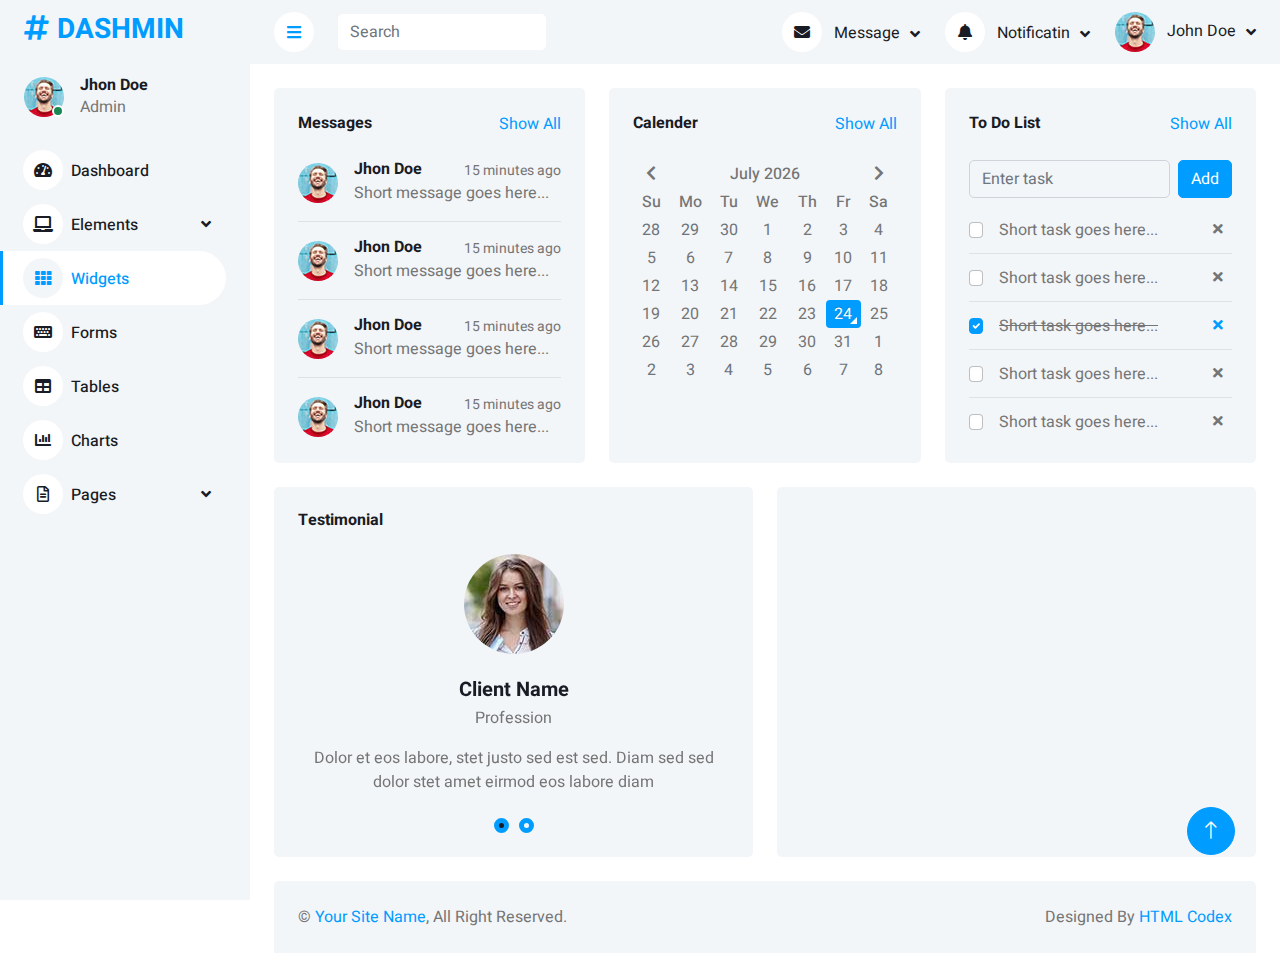
<file: admin/dash/widget.html>
<!DOCTYPE html>
<html lang="en">

<head>
    <meta charset="utf-8">
    <title>DASHMIN - Bootstrap Admin Template</title>
    <meta content="width=device-width, initial-scale=1.0" name="viewport">
    <meta content="" name="keywords">
    <meta content="" name="description">

    <!-- Favicon -->
    <link href="img/favicon.ico" rel="icon">

    <!-- Google Web Fonts -->
    <link rel="preconnect" href="https://fonts.googleapis.com">
    <link rel="preconnect" href="https://fonts.gstatic.com" crossorigin>
    <link href="https://fonts.googleapis.com/css2?family=Heebo:wght@400;500;600;700&display=swap" rel="stylesheet">
    
    <!-- Icon Font Stylesheet -->
    <link href="https://cdnjs.cloudflare.com/ajax/libs/font-awesome/5.10.0/css/all.min.css" rel="stylesheet">
    <link href="https://cdn.jsdelivr.net/npm/bootstrap-icons@1.4.1/font/bootstrap-icons.css" rel="stylesheet">

    <!-- Libraries Stylesheet -->
    <link href="lib/owlcarousel/assets/owl.carousel.min.css" rel="stylesheet">
    <link href="lib/tempusdominus/css/tempusdominus-bootstrap-4.min.css" rel="stylesheet" />

    <!-- Customized Bootstrap Stylesheet -->
    <link href="css/bootstrap.min.css" rel="stylesheet">

    <!-- Template Stylesheet -->
    <link href="css/style.css" rel="stylesheet">
</head>

<body>
    <div class="container-xxl position-relative bg-white d-flex p-0">
        <!-- Spinner Start -->
        <div id="spinner" class="show bg-white position-fixed translate-middle w-100 vh-100 top-50 start-50 d-flex align-items-center justify-content-center">
            <div class="spinner-border text-primary" style="width: 3rem; height: 3rem;" role="status">
                <span class="sr-only">Loading...</span>
            </div>
        </div>
        <!-- Spinner End -->


        <!-- Sidebar Start -->
        <div class="sidebar pe-4 pb-3">
            <nav class="navbar bg-light navbar-light">
                <a href="index.html" class="navbar-brand mx-4 mb-3">
                    <h3 class="text-primary"><i class="fa fa-hashtag me-2"></i>DASHMIN</h3>
                </a>
                <div class="d-flex align-items-center ms-4 mb-4">
                    <div class="position-relative">
                        <img class="rounded-circle" src="img/user.jpg" alt="" style="width: 40px; height: 40px;">
                        <div class="bg-success rounded-circle border border-2 border-white position-absolute end-0 bottom-0 p-1"></div>
                    </div>
                    <div class="ms-3">
                        <h6 class="mb-0">Jhon Doe</h6>
                        <span>Admin</span>
                    </div>
                </div>
                <div class="navbar-nav w-100">
                    <a href="index.html" class="nav-item nav-link"><i class="fa fa-tachometer-alt me-2"></i>Dashboard</a>
                    <div class="nav-item dropdown">
                        <a href="#" class="nav-link dropdown-toggle" data-bs-toggle="dropdown"><i class="fa fa-laptop me-2"></i>Elements</a>
                        <div class="dropdown-menu bg-transparent border-0">
                            <a href="button.html" class="dropdown-item">Buttons</a>
                            <a href="typography.html" class="dropdown-item">Typography</a>
                            <a href="element.html" class="dropdown-item">Other Elements</a>
                        </div>
                    </div>
                    <a href="widget.html" class="nav-item nav-link active"><i class="fa fa-th me-2"></i>Widgets</a>
                    <a href="form.html" class="nav-item nav-link"><i class="fa fa-keyboard me-2"></i>Forms</a>
                    <a href="table.html" class="nav-item nav-link"><i class="fa fa-table me-2"></i>Tables</a>
                    <a href="chart.html" class="nav-item nav-link"><i class="fa fa-chart-bar me-2"></i>Charts</a>
                    <div class="nav-item dropdown">
                        <a href="#" class="nav-link dropdown-toggle" data-bs-toggle="dropdown"><i class="far fa-file-alt me-2"></i>Pages</a>
                        <div class="dropdown-menu bg-transparent border-0">
                            <a href="signin.html" class="dropdown-item">Sign In</a>
                            <a href="signup.html" class="dropdown-item">Sign Up</a>
                            <a href="404.html" class="dropdown-item">404 Error</a>
                            <a href="blank.html" class="dropdown-item">Blank Page</a>
                        </div>
                    </div>
                </div>
            </nav>
        </div>
        <!-- Sidebar End -->


        <!-- Content Start -->
        <div class="content">
            <!-- Navbar Start -->
            <nav class="navbar navbar-expand bg-light navbar-light sticky-top px-4 py-0">
                <a href="index.html" class="navbar-brand d-flex d-lg-none me-4">
                    <h2 class="text-primary mb-0"><i class="fa fa-hashtag"></i></h2>
                </a>
                <a href="#" class="sidebar-toggler flex-shrink-0">
                    <i class="fa fa-bars"></i>
                </a>
                <form class="d-none d-md-flex ms-4">
                    <input class="form-control border-0" type="search" placeholder="Search">
                </form>
                <div class="navbar-nav align-items-center ms-auto">
                    <div class="nav-item dropdown">
                        <a href="#" class="nav-link dropdown-toggle" data-bs-toggle="dropdown">
                            <i class="fa fa-envelope me-lg-2"></i>
                            <span class="d-none d-lg-inline-flex">Message</span>
                        </a>
                        <div class="dropdown-menu dropdown-menu-end bg-light border-0 rounded-0 rounded-bottom m-0">
                            <a href="#" class="dropdown-item">
                                <div class="d-flex align-items-center">
                                    <img class="rounded-circle" src="img/user.jpg" alt="" style="width: 40px; height: 40px;">
                                    <div class="ms-2">
                                        <h6 class="fw-normal mb-0">Jhon send you a message</h6>
                                        <small>15 minutes ago</small>
                                    </div>
                                </div>
                            </a>
                            <hr class="dropdown-divider">
                            <a href="#" class="dropdown-item">
                                <div class="d-flex align-items-center">
                                    <img class="rounded-circle" src="img/user.jpg" alt="" style="width: 40px; height: 40px;">
                                    <div class="ms-2">
                                        <h6 class="fw-normal mb-0">Jhon send you a message</h6>
                                        <small>15 minutes ago</small>
                                    </div>
                                </div>
                            </a>
                            <hr class="dropdown-divider">
                            <a href="#" class="dropdown-item">
                                <div class="d-flex align-items-center">
                                    <img class="rounded-circle" src="img/user.jpg" alt="" style="width: 40px; height: 40px;">
                                    <div class="ms-2">
                                        <h6 class="fw-normal mb-0">Jhon send you a message</h6>
                                        <small>15 minutes ago</small>
                                    </div>
                                </div>
                            </a>
                            <hr class="dropdown-divider">
                            <a href="#" class="dropdown-item text-center">See all message</a>
                        </div>
                    </div>
                    <div class="nav-item dropdown">
                        <a href="#" class="nav-link dropdown-toggle" data-bs-toggle="dropdown">
                            <i class="fa fa-bell me-lg-2"></i>
                            <span class="d-none d-lg-inline-flex">Notificatin</span>
                        </a>
                        <div class="dropdown-menu dropdown-menu-end bg-light border-0 rounded-0 rounded-bottom m-0">
                            <a href="#" class="dropdown-item">
                                <h6 class="fw-normal mb-0">Profile updated</h6>
                                <small>15 minutes ago</small>
                            </a>
                            <hr class="dropdown-divider">
                            <a href="#" class="dropdown-item">
                                <h6 class="fw-normal mb-0">New user added</h6>
                                <small>15 minutes ago</small>
                            </a>
                            <hr class="dropdown-divider">
                            <a href="#" class="dropdown-item">
                                <h6 class="fw-normal mb-0">Password changed</h6>
                                <small>15 minutes ago</small>
                            </a>
                            <hr class="dropdown-divider">
                            <a href="#" class="dropdown-item text-center">See all notifications</a>
                        </div>
                    </div>
                    <div class="nav-item dropdown">
                        <a href="#" class="nav-link dropdown-toggle" data-bs-toggle="dropdown">
                            <img class="rounded-circle me-lg-2" src="img/user.jpg" alt="" style="width: 40px; height: 40px;">
                            <span class="d-none d-lg-inline-flex">John Doe</span>
                        </a>
                        <div class="dropdown-menu dropdown-menu-end bg-light border-0 rounded-0 rounded-bottom m-0">
                            <a href="#" class="dropdown-item">My Profile</a>
                            <a href="#" class="dropdown-item">Settings</a>
                            <a href="#" class="dropdown-item">Log Out</a>
                        </div>
                    </div>
                </div>
            </nav>
            <!-- Navbar End -->


            <!-- Chart Start -->
            <div class="container-fluid pt-4 px-4">
                <div class="row g-4">
                    <div class="col-sm-12 col-md-6 col-xl-4">
                        <div class="h-100 bg-light rounded p-4">
                            <div class="d-flex align-items-center justify-content-between mb-2">
                                <h6 class="mb-0">Messages</h6>
                                <a href="">Show All</a>
                            </div>
                            <div class="d-flex align-items-center border-bottom py-3">
                                <img class="rounded-circle flex-shrink-0" src="img/user.jpg" alt="" style="width: 40px; height: 40px;">
                                <div class="w-100 ms-3">
                                    <div class="d-flex w-100 justify-content-between">
                                        <h6 class="mb-0">Jhon Doe</h6>
                                        <small>15 minutes ago</small>
                                    </div>
                                    <span>Short message goes here...</span>
                                </div>
                            </div>
                            <div class="d-flex align-items-center border-bottom py-3">
                                <img class="rounded-circle flex-shrink-0" src="img/user.jpg" alt="" style="width: 40px; height: 40px;">
                                <div class="w-100 ms-3">
                                    <div class="d-flex w-100 justify-content-between">
                                        <h6 class="mb-0">Jhon Doe</h6>
                                        <small>15 minutes ago</small>
                                    </div>
                                    <span>Short message goes here...</span>
                                </div>
                            </div>
                            <div class="d-flex align-items-center border-bottom py-3">
                                <img class="rounded-circle flex-shrink-0" src="img/user.jpg" alt="" style="width: 40px; height: 40px;">
                                <div class="w-100 ms-3">
                                    <div class="d-flex w-100 justify-content-between">
                                        <h6 class="mb-0">Jhon Doe</h6>
                                        <small>15 minutes ago</small>
                                    </div>
                                    <span>Short message goes here...</span>
                                </div>
                            </div>
                            <div class="d-flex align-items-center pt-3">
                                <img class="rounded-circle flex-shrink-0" src="img/user.jpg" alt="" style="width: 40px; height: 40px;">
                                <div class="w-100 ms-3">
                                    <div class="d-flex w-100 justify-content-between">
                                        <h6 class="mb-0">Jhon Doe</h6>
                                        <small>15 minutes ago</small>
                                    </div>
                                    <span>Short message goes here...</span>
                                </div>
                            </div>
                        </div>
                    </div>
                    <div class="col-sm-12 col-md-6 col-xl-4">
                        <div class="h-100 bg-light rounded p-4">
                            <div class="d-flex align-items-center justify-content-between mb-4">
                                <h6 class="mb-0">Calender</h6>
                                <a href="">Show All</a>
                            </div>
                            <div id="calender"></div>
                        </div>
                    </div>
                    <div class="col-sm-12 col-md-6 col-xl-4">
                        <div class="h-100 bg-light rounded p-4">
                            <div class="d-flex align-items-center justify-content-between mb-4">
                                <h6 class="mb-0">To Do List</h6>
                                <a href="">Show All</a>
                            </div>
                            <div class="d-flex mb-2">
                                <input class="form-control bg-transparent" type="text" placeholder="Enter task">
                                <button type="button" class="btn btn-primary ms-2">Add</button>
                            </div>
                            <div class="d-flex align-items-center border-bottom py-2">
                                <input class="form-check-input m-0" type="checkbox">
                                <div class="w-100 ms-3">
                                    <div class="d-flex w-100 align-items-center justify-content-between">
                                        <span>Short task goes here...</span>
                                        <button class="btn btn-sm"><i class="fa fa-times"></i></button>
                                    </div>
                                </div>
                            </div>
                            <div class="d-flex align-items-center border-bottom py-2">
                                <input class="form-check-input m-0" type="checkbox">
                                <div class="w-100 ms-3">
                                    <div class="d-flex w-100 align-items-center justify-content-between">
                                        <span>Short task goes here...</span>
                                        <button class="btn btn-sm"><i class="fa fa-times"></i></button>
                                    </div>
                                </div>
                            </div>
                            <div class="d-flex align-items-center border-bottom py-2">
                                <input class="form-check-input m-0" type="checkbox" checked>
                                <div class="w-100 ms-3">
                                    <div class="d-flex w-100 align-items-center justify-content-between">
                                        <span><del>Short task goes here...</del></span>
                                        <button class="btn btn-sm text-primary"><i class="fa fa-times"></i></button>
                                    </div>
                                </div>
                            </div>
                            <div class="d-flex align-items-center border-bottom py-2">
                                <input class="form-check-input m-0" type="checkbox">
                                <div class="w-100 ms-3">
                                    <div class="d-flex w-100 align-items-center justify-content-between">
                                        <span>Short task goes here...</span>
                                        <button class="btn btn-sm"><i class="fa fa-times"></i></button>
                                    </div>
                                </div>
                            </div>
                            <div class="d-flex align-items-center pt-2">
                                <input class="form-check-input m-0" type="checkbox">
                                <div class="w-100 ms-3">
                                    <div class="d-flex w-100 align-items-center justify-content-between">
                                        <span>Short task goes here...</span>
                                        <button class="btn btn-sm"><i class="fa fa-times"></i></button>
                                    </div>
                                </div>
                            </div>
                        </div>
                    </div>
                    <div class="col-sm-12 col-xl-6">
                        <div class="bg-light rounded h-100 p-4">
                            <h6 class="mb-4">Testimonial</h6>
                            <div class="owl-carousel testimonial-carousel">
                                <div class="testimonial-item text-center">
                                    <img class="img-fluid rounded-circle mx-auto mb-4" src="img/testimonial-1.jpg" style="width: 100px; height: 100px;">
                                    <h5 class="mb-1">Client Name</h5>
                                    <p>Profession</p>
                                    <p class="mb-0">Dolor et eos labore, stet justo sed est sed. Diam sed sed dolor stet amet eirmod eos labore diam</p>
                                </div>
                                <div class="testimonial-item text-center">
                                    <img class="img-fluid rounded-circle mx-auto mb-4" src="img/testimonial-2.jpg" style="width: 100px; height: 100px;">
                                    <h5 class="mb-1">Client Name</h5>
                                    <p>Profession</p>
                                    <p class="mb-0">Dolor et eos labore, stet justo sed est sed. Diam sed sed dolor stet amet eirmod eos labore diam</p>
                                </div>
                            </div>
                        </div>
                    </div>
                    <div class="col-sm-12 col-xl-6">
                        <div class="bg-light rounded h-100 p-4">
                            <iframe class="position-relative rounded w-100 h-100"
                            src="https://www.google.com/maps/embed?pb=!1m18!1m12!1m3!1d3001156.4288297426!2d-78.01371936852176!3d42.72876761954724!2m3!1f0!2f0!3f0!3m2!1i1024!2i768!4f13.1!3m3!1m2!1s0x4ccc4bf0f123a5a9%3A0xddcfc6c1de189567!2sNew%20York%2C%20USA!5e0!3m2!1sen!2sbd!4v1603794290143!5m2!1sen!2sbd"
                            frameborder="0" style="border:0;" allowfullscreen="" aria-hidden="false"
                            tabindex="0"></iframe>
                        </div>
                    </div>
                </div>
            </div>
            <!-- Chart End -->


            <!-- Footer Start -->
            <div class="container-fluid pt-4 px-4">
                <div class="bg-light rounded-top p-4">
                    <div class="row">
                        <div class="col-12 col-sm-6 text-center text-sm-start">
                            &copy; <a href="#">Your Site Name</a>, All Right Reserved. 
                        </div>
                        <div class="col-12 col-sm-6 text-center text-sm-end">
                            <!--/*** This template is free as long as you keep the footer author’s credit link/attribution link/backlink. If you'd like to use the template without the footer author’s credit link/attribution link/backlink, you can purchase the Credit Removal License from "https://htmlcodex.com/credit-removal". Thank you for your support. ***/-->
                            Designed By <a href="https://htmlcodex.com">HTML Codex</a>
                        </div>
                    </div>
                </div>
            </div>
            <!-- Footer End -->
        </div>
        <!-- Content End -->


        <!-- Back to Top -->
        <a href="#" class="btn btn-lg btn-primary btn-lg-square back-to-top"><i class="bi bi-arrow-up"></i></a>
    </div>

    <!-- JavaScript Libraries -->
    <script src="https://code.jquery.com/jquery-3.4.1.min.js"></script>
    <script src="https://cdn.jsdelivr.net/npm/bootstrap@5.0.0/dist/js/bootstrap.bundle.min.js"></script>
    <script src="lib/chart/chart.min.js"></script>
    <script src="lib/easing/easing.min.js"></script>
    <script src="lib/waypoints/waypoints.min.js"></script>
    <script src="lib/owlcarousel/owl.carousel.min.js"></script>
    <script src="lib/tempusdominus/js/moment.min.js"></script>
    <script src="lib/tempusdominus/js/moment-timezone.min.js"></script>
    <script src="lib/tempusdominus/js/tempusdominus-bootstrap-4.min.js"></script>

    <!-- Template Javascript -->
    <script src="js/main.js"></script>
</body>

</html>
</file>
<file: admin/dash/css/style.css>
/********** Template CSS **********/
:root {
    --primary: #009CFF;
    --light: #F3F6F9;
    --dark: #191C24;
}

.back-to-top {
    position: fixed;
    display: none;
    right: 45px;
    bottom: 45px;
    z-index: 99;
}


/*** Spinner ***/
#spinner {
    opacity: 0;
    visibility: hidden;
    transition: opacity .5s ease-out, visibility 0s linear .5s;
    z-index: 99999;
}

#spinner.show {
    transition: opacity .5s ease-out, visibility 0s linear 0s;
    visibility: visible;
    opacity: 1;
}


/*** Button ***/
.btn {
    transition: .5s;
}

.btn.btn-primary {
    color: #FFFFFF;
}

.btn-square {
    width: 38px;
    height: 38px;
}

.btn-sm-square {
    width: 32px;
    height: 32px;
}

.btn-lg-square {
    width: 48px;
    height: 48px;
}

.btn-square,
.btn-sm-square,
.btn-lg-square {
    padding: 0;
    display: inline-flex;
    align-items: center;
    justify-content: center;
    font-weight: normal;
    border-radius: 50px;
}


/*** Layout ***/
.sidebar {
    position: fixed;
    top: 0;
    left: 0;
    bottom: 0;
    width: 250px;
    height: 100vh;
    overflow-y: auto;
    background: var(--light);
    transition: 0.5s;
    z-index: 999;
}

.content {
    margin-left: 250px;
    min-height: 100vh;
    background: #FFFFFF;
    transition: 0.5s;
}

@media (min-width: 992px) {
    .sidebar {
        margin-left: 0;
    }

    .sidebar.open {
        margin-left: -250px;
    }

    .content {
        width: calc(100% - 250px);
    }

    .content.open {
        width: 100%;
        margin-left: 0;
    }
}

@media (max-width: 991.98px) {
    .sidebar {
        margin-left: -250px;
    }

    .sidebar.open {
        margin-left: 0;
    }

    .content {
        width: 100%;
        margin-left: 0;
    }
}


/*** Navbar ***/
.sidebar .navbar .navbar-nav .nav-link {
    padding: 7px 20px;
    color: var(--dark);
    font-weight: 500;
    border-left: 3px solid var(--light);
    border-radius: 0 30px 30px 0;
    outline: none;
}

.sidebar .navbar .navbar-nav .nav-link:hover,
.sidebar .navbar .navbar-nav .nav-link.active {
    color: var(--primary);
    background: #FFFFFF;
    border-color: var(--primary);
}

.sidebar .navbar .navbar-nav .nav-link i {
    width: 40px;
    height: 40px;
    display: inline-flex;
    align-items: center;
    justify-content: center;
    background: #FFFFFF;
    border-radius: 40px;
}

.sidebar .navbar .navbar-nav .nav-link:hover i,
.sidebar .navbar .navbar-nav .nav-link.active i {
    background: var(--light);
}

.sidebar .navbar .dropdown-toggle::after {
    position: absolute;
    top: 15px;
    right: 15px;
    border: none;
    content: "\f107";
    font-family: "Font Awesome 5 Free";
    font-weight: 900;
    transition: .5s;
}

.sidebar .navbar .dropdown-toggle[aria-expanded=true]::after {
    transform: rotate(-180deg);
}

.sidebar .navbar .dropdown-item {
    padding-left: 25px;
    border-radius: 0 30px 30px 0;
}

.content .navbar .navbar-nav .nav-link {
    margin-left: 25px;
    padding: 12px 0;
    color: var(--dark);
    outline: none;
}

.content .navbar .navbar-nav .nav-link:hover,
.content .navbar .navbar-nav .nav-link.active {
    color: var(--primary);
}

.content .navbar .sidebar-toggler,
.content .navbar .navbar-nav .nav-link i {
    width: 40px;
    height: 40px;
    display: inline-flex;
    align-items: center;
    justify-content: center;
    background: #FFFFFF;
    border-radius: 40px;
}

.content .navbar .dropdown-toggle::after {
    margin-left: 6px;
    vertical-align: middle;
    border: none;
    content: "\f107";
    font-family: "Font Awesome 5 Free";
    font-weight: 900;
    transition: .5s;
}

.content .navbar .dropdown-toggle[aria-expanded=true]::after {
    transform: rotate(-180deg);
}

@media (max-width: 575.98px) {
    .content .navbar .navbar-nav .nav-link {
        margin-left: 15px;
    }
}


/*** Date Picker ***/
.bootstrap-datetimepicker-widget.bottom {
    top: auto !important;
}

.bootstrap-datetimepicker-widget .table * {
    border-bottom-width: 0px;
}

.bootstrap-datetimepicker-widget .table th {
    font-weight: 500;
}

.bootstrap-datetimepicker-widget.dropdown-menu {
    padding: 10px;
    border-radius: 2px;
}

.bootstrap-datetimepicker-widget table td.active,
.bootstrap-datetimepicker-widget table td.active:hover {
    background: var(--primary);
}

.bootstrap-datetimepicker-widget table td.today::before {
    border-bottom-color: var(--primary);
}


/*** Testimonial ***/
.progress .progress-bar {
    width: 0px;
    transition: 2s;
}


/*** Testimonial ***/
.testimonial-carousel .owl-dots {
    margin-top: 24px;
    display: flex;
    align-items: flex-end;
    justify-content: center;
}

.testimonial-carousel .owl-dot {
    position: relative;
    display: inline-block;
    margin: 0 5px;
    width: 15px;
    height: 15px;
    border: 5px solid var(--primary);
    border-radius: 15px;
    transition: .5s;
}

.testimonial-carousel .owl-dot.active {
    background: var(--dark);
    border-color: var(--primary);
}

.table-h{
    overflow-y: scroll;
    max-height:500px; 
    height:500px
}
</file>
